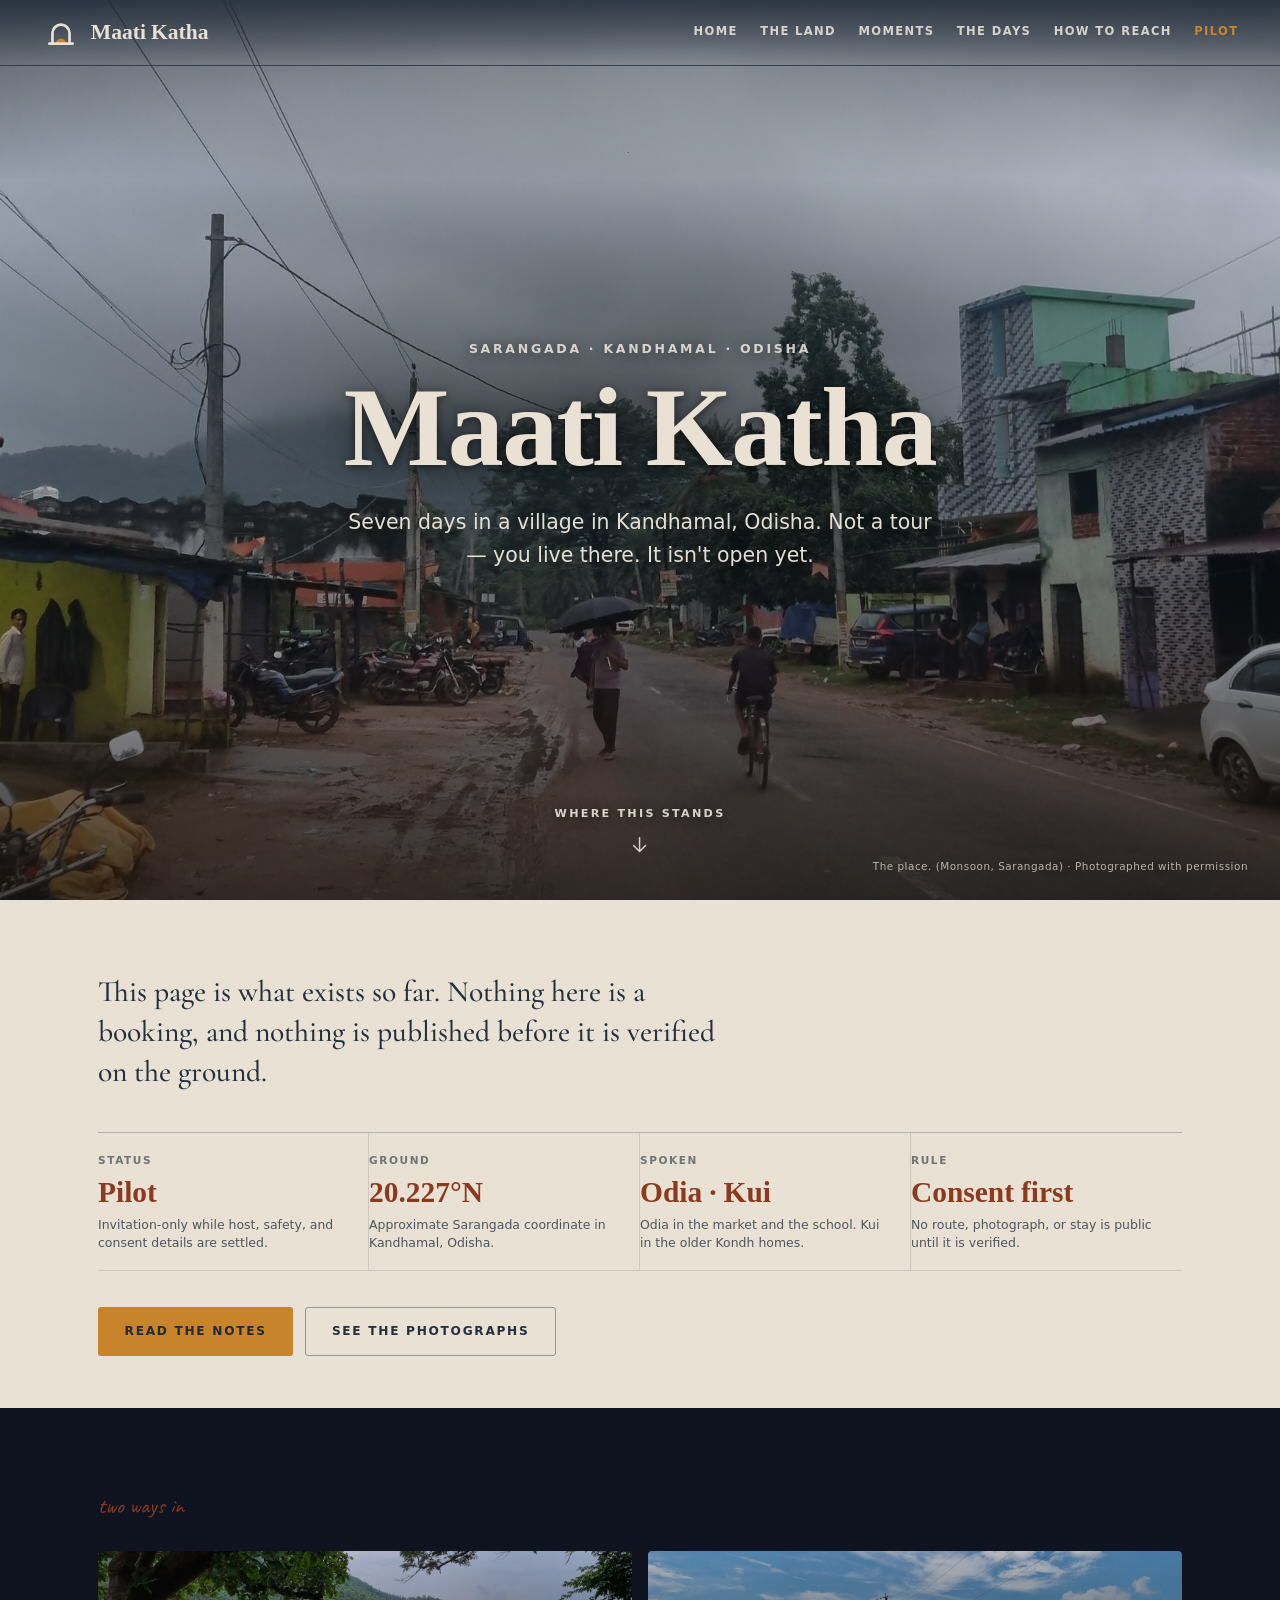
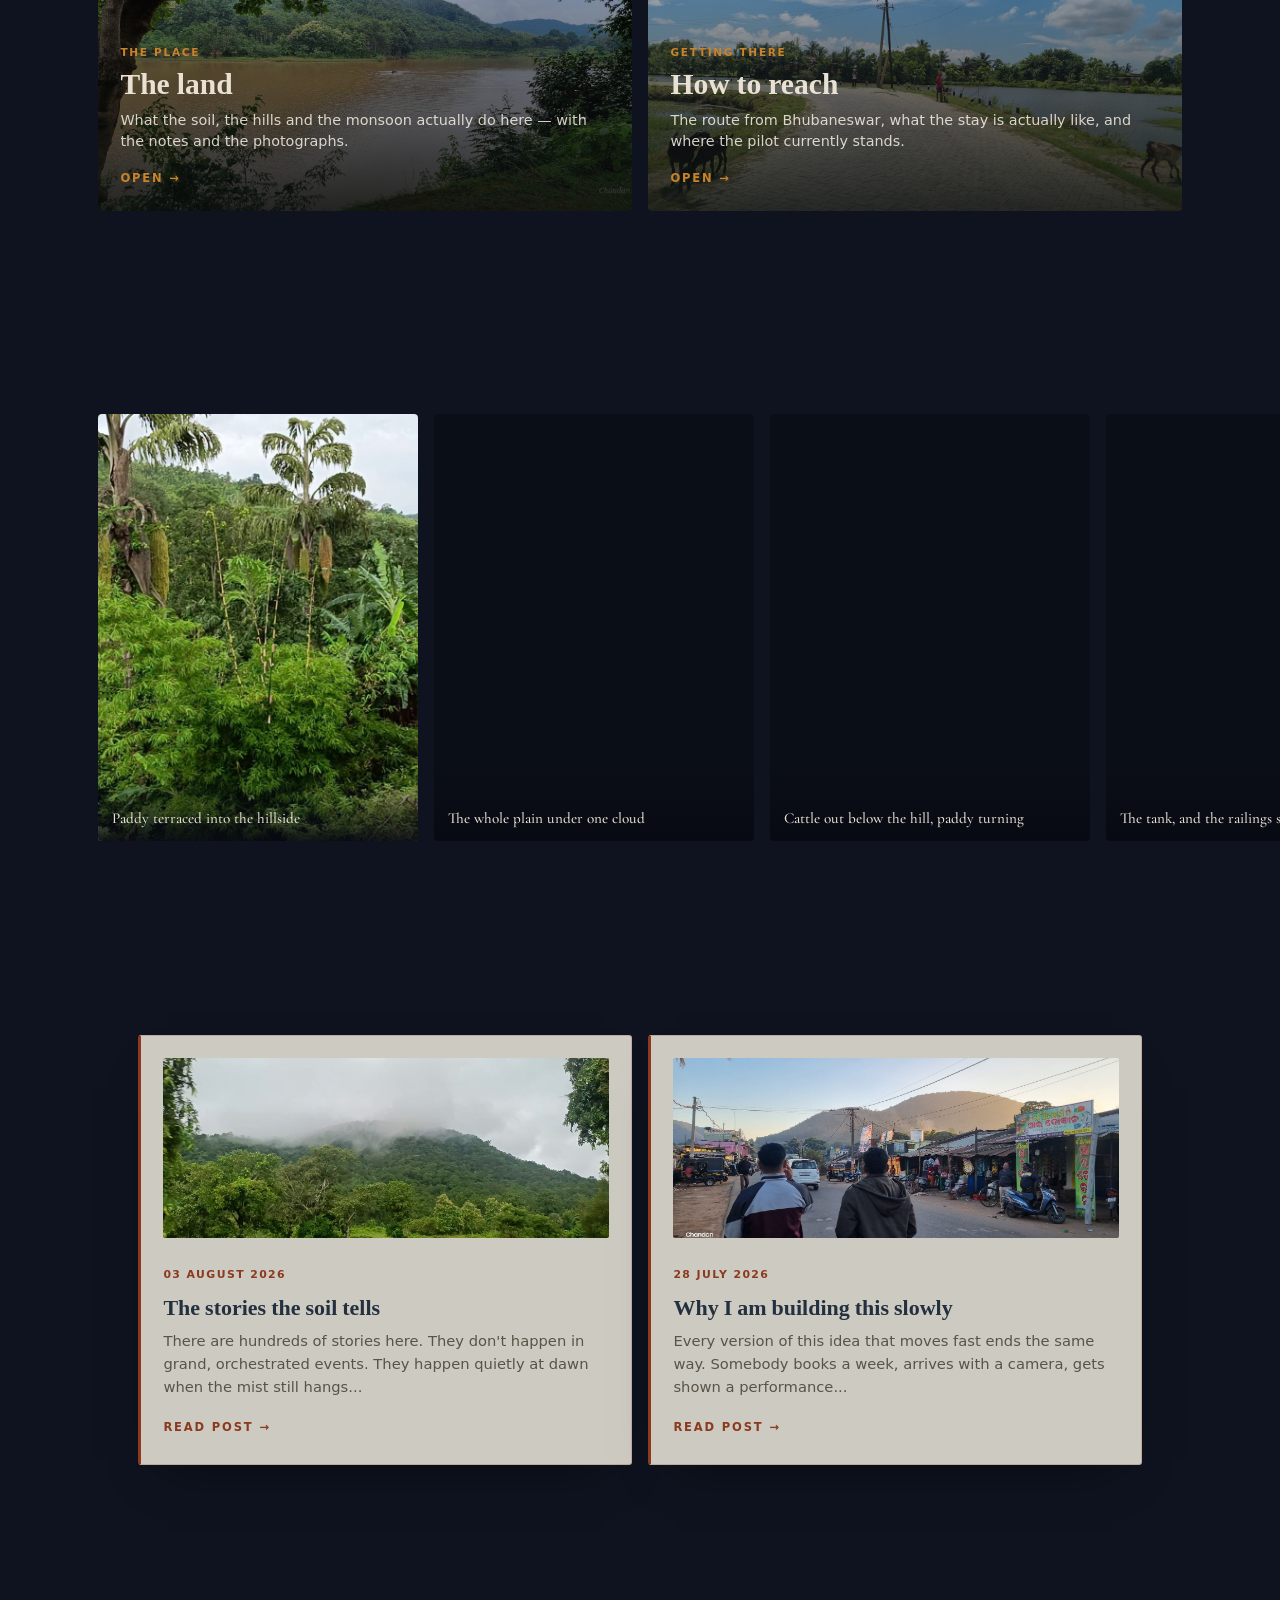
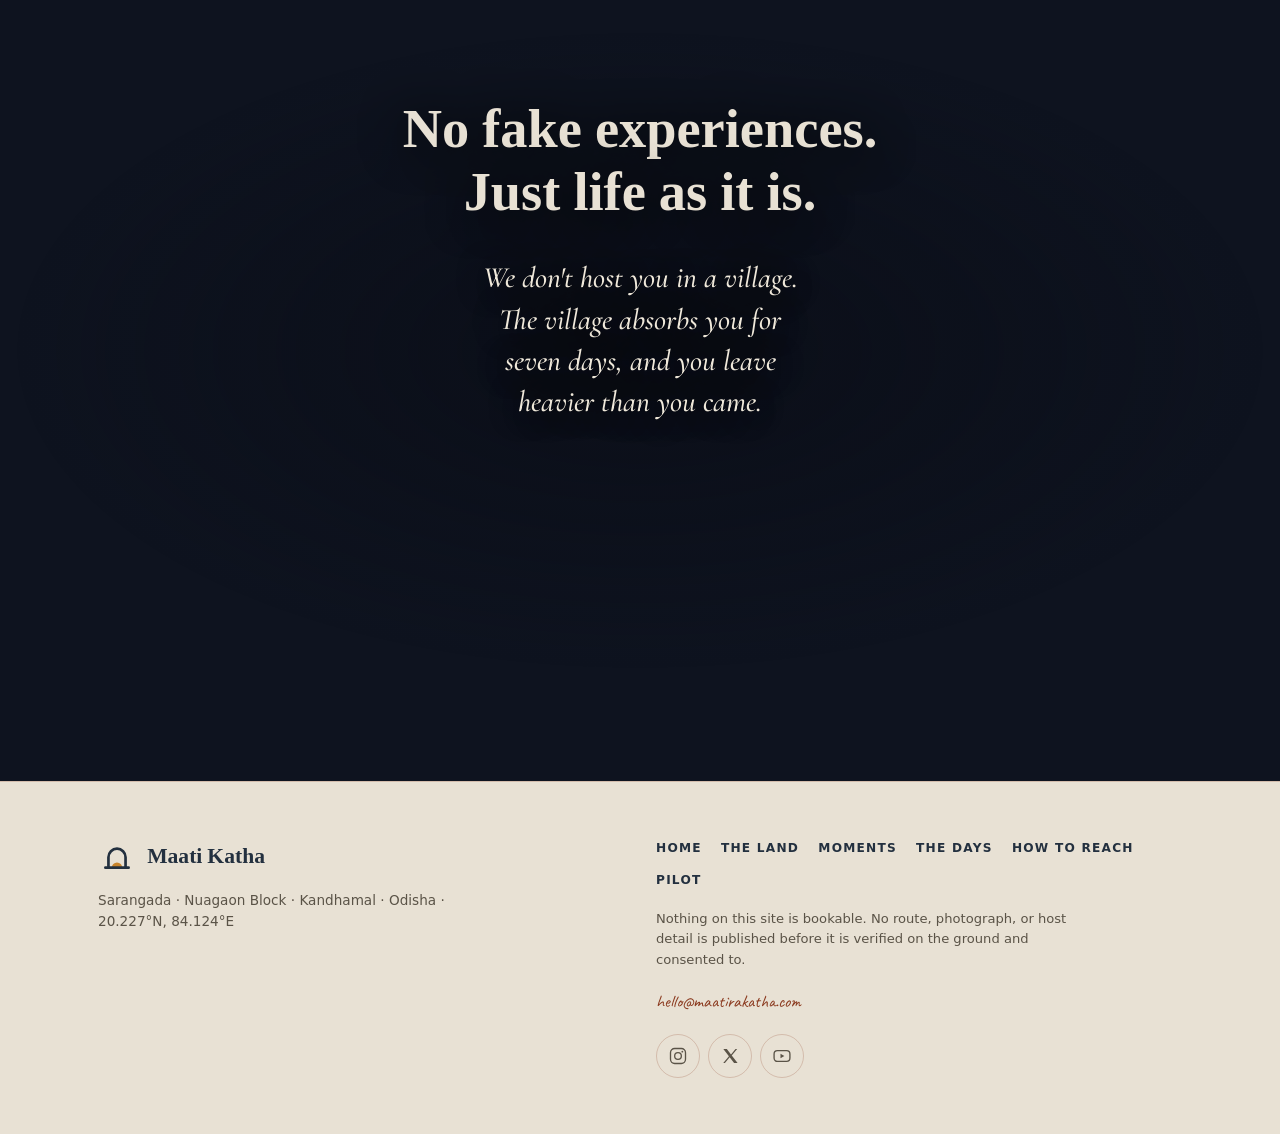
<file: index.html>
<!doctype html>
<html lang="en">
<head>
<meta charset="utf-8">
<meta name="viewport" content="width=device-width, initial-scale=1.0, maximum-scale=5.0, viewport-fit=cover">
<title>Maati Katha — The Weight of Belonging</title>
<meta name="description" content="A seven-day life-exchange in Sarangada, Kandhamal, Odisha. No fake experiences. Just life as it is.">
<meta name="color-scheme" content="light dark">
<meta name="theme-color" content="#1F2A3A">
<link rel="icon" href="assets/favicon.svg" type="image/svg+xml">
<link rel="icon" href="assets/favicon-32.png" sizes="32x32" type="image/png">
<link rel="apple-touch-icon" href="assets/apple-touch-icon.png">
<meta property="og:type" content="website">
<meta property="og:title" content="Maati Katha — The Weight of Belonging">
<meta property="og:description" content="A seven-day life-exchange in Sarangada, Kandhamal, Odisha. No fake experiences. Just life as it is.">
<meta property="og:url" content="https://maatirakatha.com/">
<meta property="og:image" content="https://maatirakatha.com/assets/hero.jpg">
<meta name="twitter:card" content="summary_large_image">
<meta name="twitter:title" content="Maati Katha — The Weight of Belonging">
<meta name="twitter:description" content="A seven-day life-exchange in Sarangada, Kandhamal, Odisha. No fake experiences. Just life as it is.">
<meta name="twitter:image" content="https://maatirakatha.com/assets/hero.jpg">
<link rel="canonical" href="https://maatirakatha.com/">
<script>document.documentElement.className+=' js'</script>
<link rel="stylesheet" href="assets/site.css">
<!-- The hero is a CSS background (site.css .hero.has-photo), so the preload scanner
     cannot see it until site.css has parsed. It is the LCP image, so preload it —
     but mirror the art-direction query at site.css:158 exactly, or a phone downloads
     the 309 KB landscape crop it will never show on top of the 464 KB portrait. -->
<link rel="preload" as="image" href="assets/hero.jpg" fetchpriority="high"
      media="not all and (max-aspect-ratio: 1/1) and (max-width: 820px)">
<link rel="preload" as="image" href="assets/hero-portrait.jpg" fetchpriority="high"
      media="(max-aspect-ratio: 1/1) and (max-width: 820px)">
<body class="bg-hero">
<div class="grain" aria-hidden="true"></div>
<div class="progress-bar" aria-hidden="true"></div>

<nav class="site-nav" aria-label="Primary navigation">
  <a class="brand-mark" href="index.html" aria-label="Maati Katha home">
    <svg class="brand-logo" viewBox="0 0 24 24" aria-hidden="true" focusable="false">
      <path class="sun" d="M8.7 18.75a3.3 3.3 0 0 1 6.6 0z"/>
      <path class="frame" d="M6.6 18.75V12.15a5.4 5.4 0 0 1 10.8 0v6.6"/>
      <path class="frame" d="M4.65 18.75h14.7"/>
    </svg>
    <span>Maati Katha</span>
  </a>
  <!-- Shown only when JS is on (.js is set in <head>). Without JS the strip below
       stays exactly as it was — a scrolling row — so the nav never depends on this. -->
  <button class="nav-toggle" type="button" aria-expanded="false" aria-controls="nav-links"
          aria-label="Open menu">
    <span class="bars" aria-hidden="true"><i></i><i></i><i></i></span>
  </button>
  <div class="nav-links" id="nav-links">
    <a href="index.html" aria-current="page">Home</a>
    <a href="land.html">The land</a>
    <a href="photographs.html">Moments</a>
    <a href="days.html">The days</a>
    <a href="visit.html">How to reach</a>
    <a class="nav-cta" href="visit.html#interest">Pilot</a>
  </div>
</nav>

<main id="top">
  <!-- HERO -->
  <header class="hero has-photo">
    <div class="hero-inner">
      <p class="hero-kicker">Sarangada &middot; Kandhamal &middot; Odisha</p>
      <h1 class="wordmark">Maati Katha</h1>
      <p class="hero-lede">Seven days in a village in Kandhamal, Odisha. Not a tour — you live there. It isn't open yet.</p>
    </div>
    <div class="hero-caption">
      <span class="cap-desktop">The place. (Monsoon, Sarangada) &middot; Photographed with permission</span>
      <span class="cap-mobile">The people. (Sarangada) &middot; Photographed with permission</span>
    </div>
    <a class="scroll-cue" href="#status">
      <span>Where this stands</span>
      <svg class="scroll-chevron" viewBox="0 0 24 24" aria-hidden="true" focusable="false">
        <path d="M12 4v15M5.5 12.5 12 19l6.5-6.5"/>
      </svg>
    </a>
  </header>

  <!-- STATUS BAND — the honest state of the project, on solid ground under the photo. -->
  <section class="status-band" id="status">
    <div class="status-inner">
      <p class="status-lead">This page is what exists so far. Nothing here is a booking, and nothing is published before it is verified on the ground.</p>
      <div class="hero-ledger" aria-label="Current project status">
        <div class="ledger-item">
          <span>Status</span>
          <strong>Pilot</strong>
          <small>Invitation-only while host, safety, and consent details are settled.</small>
        </div>
        <div class="ledger-item">
          <span>Ground</span>
          <strong>20.227&deg;N</strong>
          <small>Approximate Sarangada coordinate in Kandhamal, Odisha.</small>
        </div>
        <div class="ledger-item">
          <span>Spoken</span>
          <strong>Odia &middot; Kui</strong>
          <small>Odia in the market and the school. Kui in the older Kondh homes.</small>
        </div>
        <div class="ledger-item">
          <span>Rule</span>
          <strong>Consent first</strong>
          <small>No route, photograph, or stay is public until it is verified.</small>
        </div>
      </div>
      <div class="hero-actions">
        <a class="btn primary" href="land.html#notes">Read the notes</a>
        <a class="btn secondary" href="photographs.html">See the photographs</a>
      </div>
    </div>
  </section>

  <!-- DOORS — the homepage does not scroll the whole project, it opens into it. -->
  <section class="unfold" id="more">
    <span class="eyebrow reveal">two ways in</span>
    <div class="unfold-grid">
      <a class="unfold-card card-land reveal" style="--d:.06s" href="land.html">
        <span class="eyebrow-sm">The place</span>
        <h3>The land</h3>
        <p>What the soil, the hills and the monsoon actually do here — with the notes and the photographs.</p>
        <span class="go">Open &rarr;</span>
      </a>
      <a class="unfold-card card-road reveal" style="--d:.12s" href="visit.html">
        <span class="eyebrow-sm">Getting there</span>
        <h3>How to reach</h3>
        <p>The route from Bhubaneswar, what the stay is actually like, and where the pilot currently stands.</p>
        <span class="go">Open &rarr;</span>
      </a>
    </div>
  </section>


  <!-- FILMSTRIP — a door into the archive. Native scroll-snap: swipe, drag and
       keyboard scrolling all come free from the browser, so there is no JS here. -->
  <section class="strip" aria-labelledby="strip-h">
    <div class="strip-head">
      <h2 id="strip-h" class="eyebrow reveal">from the archive</h2>
      <!-- Count is hand-maintained: tools/photos.py only rewrites between the
           GALLERY markers in photographs.html, so it cannot reach this line.
           Check it against `ls assets/photos/*.jpg | wc -l` after every render. -->
      <a class="strip-all reveal" href="photographs.html">All 40 photographs &rarr;</a>
    </div>
    <div class="strip-rail" tabindex="0" role="region" aria-label="Photographs, scroll sideways">
      <a class="strip-shot" href="photographs.html#terraces">
        <img src="assets/photos/terraces.jpg" alt="Paddy terraced into a hillside in Kandhamal, banana and palm above the bunds"
             width="1600" height="900" loading="lazy" decoding="async">
        <span>Paddy terraced into the hillside</span>
      </a>
      <a class="strip-shot" href="photographs.html#paddy-plain">
        <img src="assets/photos/paddy-plain.jpg" alt="Green paddy stretching to low hills under a flat grey monsoon cloud, date palms and scrub in the foreground, a power line crossing the frame"
             width="1600" height="846" loading="lazy" decoding="async">
        <span>The whole plain under one cloud</span>
      </a>
      <a class="strip-shot" href="photographs.html#cattle-hill">
        <img src="assets/photos/cattle-hill.jpg" alt="White and brown cattle grazing on rough ground below a forested hill, a strip of paddy turning yellow behind them, a metalled road curving away to the left"
             width="1256" height="1600" loading="lazy" decoding="async">
        <span>Cattle out below the hill, paddy turning</span>
      </a>
      <a class="strip-shot" href="photographs.html#tank-railing">
        <img src="assets/photos/tank-railing.jpg" alt="A rectangular village tank with stepped concrete sides, the railings around it painted yellow and blue, green paddy and houses on the far bank with a hill behind"
             width="1600" height="846" loading="lazy" decoding="async">
        <span>The tank, and the railings someone painted</span>
      </a>
      <a class="strip-shot" href="photographs.html#bike-dusk">
        <img src="assets/photos/bike-dusk.jpg" alt="A motorcycle standing alone on a red earth track along a ridge, a grey plastered house with a metal roof behind it, hills and a yellow evening sky"
             width="1600" height="846" loading="lazy" decoding="async">
        <span>The bike left on the ridge track at dusk</span>
      </a>
      <a class="strip-shot" href="photographs.html#market-hills">
        <img src="assets/photos/market-hills.jpg" alt="The market road with hills rising behind the shopfronts"
             width="1600" height="739" loading="lazy" decoding="async">
        <span>Market road, hills behind</span>
      </a>
      <a class="strip-shot" href="photographs.html#thali">
        <img src="assets/photos/thali.jpg" alt="Rice, dal and greens served in steel bowls"
             width="901" height="1600" loading="lazy" decoding="async">
        <span>Rice, dal and greens</span>
      </a>
      <a class="strip-shot" href="photographs.html#fire-night">
        <img src="assets/photos/fire-night.jpg" alt="People standing around a fire after dark"
             width="1600" height="1600" loading="lazy" decoding="async">
        <span>The fire after dark</span>
      </a>
    </div>
  </section>

  <!-- WRITING / JOURNAL — the same .posts/.post-card block visit.html uses. The
       only thing this variant adds is the thumbnail, which .post-card img holds.
       To add a post: copy a card, newest first. -->
  <section class="posts" id="writing">
    <h2 class="eyebrow reveal">from the journal</h2>
    <div class="posts-grid posts-grid--fit">

      <a class="post-card reveal" style="--d:.06s" href="posts/second-post.html">
        <img src="assets/photos/mist-hills.jpg" alt="Mist sitting on forested hills of the Eastern Ghats"
             width="1600" height="900" loading="lazy" decoding="async">
        <span class="post-date">03 August 2026</span>
        <h3>The stories the soil tells</h3>
        <p>There are hundreds of stories here. They don't happen in grand, orchestrated events. They happen quietly at dawn when the mist still hangs...</p>
        <span class="go">Read post &rarr;</span>
      </a>

      <a class="post-card reveal" style="--d:.12s" href="posts/first-post.html">
        <img src="assets/photos/market-hills.jpg" alt="The market road with hills rising behind the shopfronts"
             width="1600" height="739" loading="lazy" decoding="async">
        <span class="post-date">28 July 2026</span>
        <h3>Why I am building this slowly</h3>
        <p>Every version of this idea that moves fast ends the same way. Somebody books a week, arrives with a camera, gets shown a performance...</p>
        <span class="go">Read post &rarr;</span>
      </a>

    </div>
  </section>

  <!-- MANIFESTO -->
  <section class="manifesto">
    <p class="manifesto-line reveal">No fake experiences.<br>Just life as it is.</p>
    <p class="manifesto-body reveal" style="--d:.2s">We don't host you in a village. The village absorbs you for seven days, and you leave heavier than you came.</p>
    <div class="reveal" style="--d:.36s">
      <p class="manifesto-loc">Sarangada · Nuagaon Block · Kandhamal · Odisha</p>
      <p class="manifesto-coords display">20.227°N, 84.124°E</p>
      <p class="manifesto-close">the story the soil tells</p>
    </div>
  </section>
</main>

<footer class="site-foot">
  <div class="site-foot-inner">
    <div class="foot-col foot-brand">
      <a class="brand-mark" href="index.html" aria-label="Maati Katha home">
        <svg class="brand-logo" viewBox="0 0 24 24" aria-hidden="true" focusable="false">
          <path class="sun" d="M8.7 18.75a3.3 3.3 0 0 1 6.6 0z"/>
          <path class="frame" d="M6.6 18.75V12.15a5.4 5.4 0 0 1 10.8 0v6.6"/>
          <path class="frame" d="M4.65 18.75h14.7"/>
        </svg>
        <span>Maati Katha</span>
      </a>
      <p class="foot-loc">Sarangada · Nuagaon Block · Kandhamal · Odisha · 20.227°N, 84.124°E</p>
    </div>
    <div class="foot-col foot-links">
      <nav class="foot-nav" aria-label="Footer navigation">
        <a href="index.html">Home</a>
        <a href="land.html">The land</a>
        <a href="photographs.html">Moments</a>
        <a href="days.html">The days</a>
        <a href="visit.html">How to reach</a>
        <a href="visit.html#interest">Pilot</a>
      </nav>
      <p class="foot-disclaimer">Nothing on this site is bookable. No route, photograph, or host detail is published before it is verified on the ground and consented to.</p>
      <a class="foot-mail" href="mailto:hello@maatirakatha.com">hello@maatirakatha.com</a>
      <!-- SOCIAL — same block on every page; change it here and in the other four. -->
      <nav class="foot-social" aria-label="Social links">
        <a href="https://www.instagram.com/maati.ra.katha/" aria-label="Maati Katha on Instagram"
           target="_blank" rel="me noopener noreferrer">
          <svg viewBox="0 0 24 24" aria-hidden="true" focusable="false">
            <rect x="3" y="3" width="18" height="18" rx="5"/>
            <circle cx="12" cy="12" r="4"/>
            <circle cx="17.2" cy="6.8" r="1.1" class="dot"/>
          </svg>
        </a>
        <a href="https://x.com/maatirakatha" aria-label="Maati Katha on X"
           target="_blank" rel="me noopener noreferrer">
          <svg viewBox="0 0 24 24" aria-hidden="true" focusable="false">
            <path d="M4 3.5h4.2l5 6.6 5.4-6.6h2l-6.5 7.9 7 9.1h-4.2l-5.3-7-5.7 7h-2l6.8-8.3z" class="solid"/>
          </svg>
        </a>
        <a href="https://www.youtube.com/@MaatiRaKatha" aria-label="Maati Katha on YouTube" target="_blank" rel="me noopener noreferrer">
          <svg viewBox="0 0 24 24" aria-hidden="true" focusable="false">
            <rect x="2.5" y="5.5" width="19" height="13" rx="4"/>
            <path d="M10.2 9.4v5.2l4.6-2.6z" class="solid"/>
          </svg>
        </a>
      </nav>
    </div>
  </div>
</footer>

<script>
/* ============ Reveal + progress ============ */
(function () {
  var obs = new IntersectionObserver(function (entries) {
    entries.forEach(function (e) {
      // top < 0 catches anything already scrolled past. An anchor such as
      // photographs.html#school-meal jumps straight down the page, and every
      // element above it would otherwise never intersect and stay invisible.
      if (e.isIntersecting || e.boundingClientRect.top < 0) {
        e.target.classList.add('visible');
        obs.unobserve(e.target);
      }
    });
  }, { threshold: 0, rootMargin: '0px 0px -40px 0px' });
  document.querySelectorAll('.reveal').forEach(function (el) { obs.observe(el); });

  // An anchor such as photographs.html#school-meal jumps the page before the
  // observer's first entries land, so everything above the landing point never
  // changes intersection state and would stay invisible for good. Sweep once,
  // after the jump has settled.
  addEventListener('load', function () {
    document.querySelectorAll('.reveal').forEach(function (el) {
      if (el.getBoundingClientRect().top < innerHeight) {
        el.classList.add('visible');
        obs.unobserve(el);
      }
    });
  });

  var bar = document.querySelector('.progress-bar');
  var nav = document.querySelector('.site-nav');
  window.addEventListener('scroll', function () {
    var pct = window.scrollY / (document.documentElement.scrollHeight - window.innerHeight);
    bar.style.width = (pct * 100) + '%';
    if (nav) nav.classList.toggle('scrolled', window.scrollY > 60);
  }, { passive: true });

  /* ---- Mobile menu ----
     Six nav items need ~418px and a 390px phone gives the strip ~316px, so the
     Pilot link sat off the edge. The button is invisible without .js, so this is
     the only thing that can open the panel — there is no CSS-only state to
     drift out of sync with aria-expanded. */
  var toggle = document.querySelector('.nav-toggle');
  var links = document.getElementById('nav-links');
  if (toggle && links) {
    var setMenu = function (open) {
      toggle.setAttribute('aria-expanded', String(open));
      toggle.setAttribute('aria-label', open ? 'Close menu' : 'Open menu');
      links.classList.toggle('open', open);
    };
    toggle.addEventListener('click', function () {
      setMenu(toggle.getAttribute('aria-expanded') !== 'true');
    });
    // A same-page anchor does not reload, so without this the panel stays open
    // over the section it just jumped to.
    links.addEventListener('click', function (e) {
      if (e.target.closest('a')) setMenu(false);
    });
    document.addEventListener('keydown', function (e) {
      if (e.key === 'Escape' && toggle.getAttribute('aria-expanded') === 'true') {
        setMenu(false);
        toggle.focus();
      }
    });
    document.addEventListener('click', function (e) {
      if (nav && !nav.contains(e.target)) setMenu(false);
    });
    // Rotating to landscape crosses the breakpoint; the panel would otherwise be
    // left open as a stray block under a nav that is no longer collapsed.
    addEventListener('resize', function () {
      if (innerWidth > 768) setMenu(false);
    }, { passive: true });
  }
})();
</script>

</body>
</html>
</file>
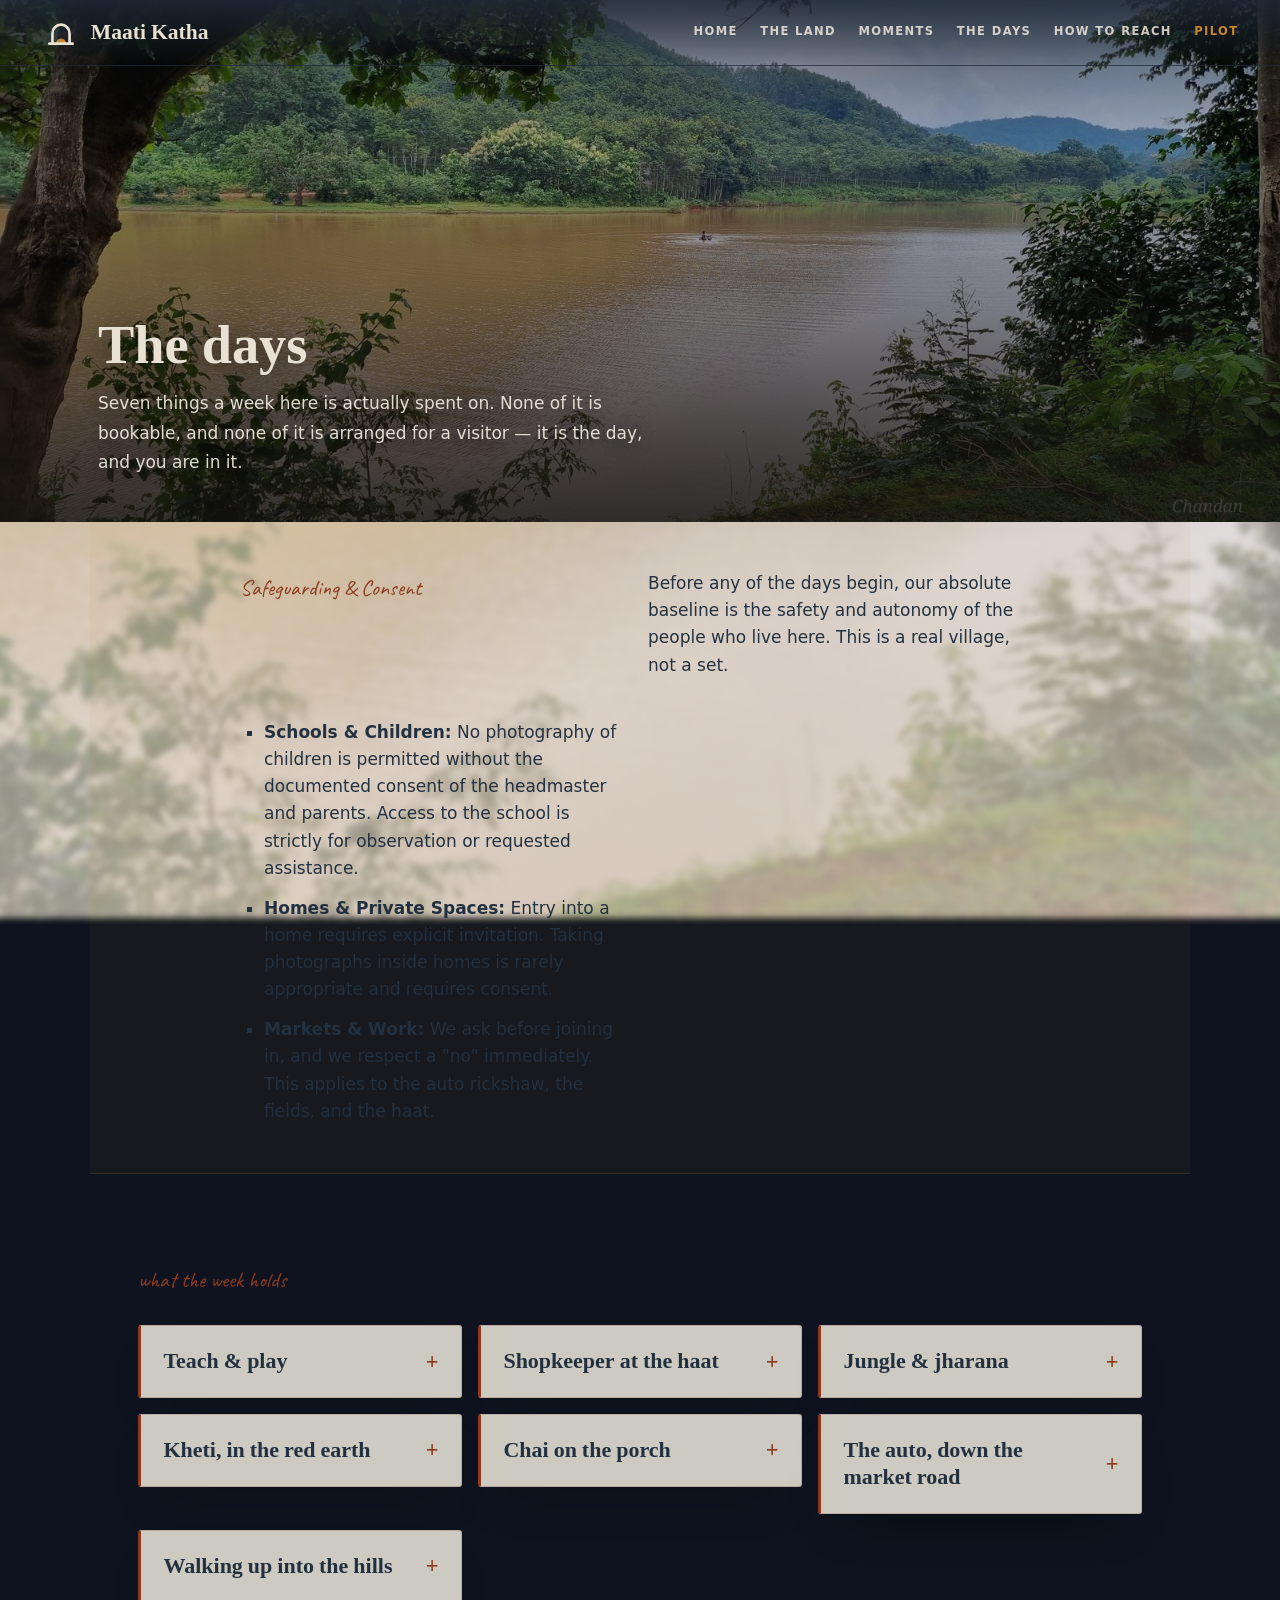
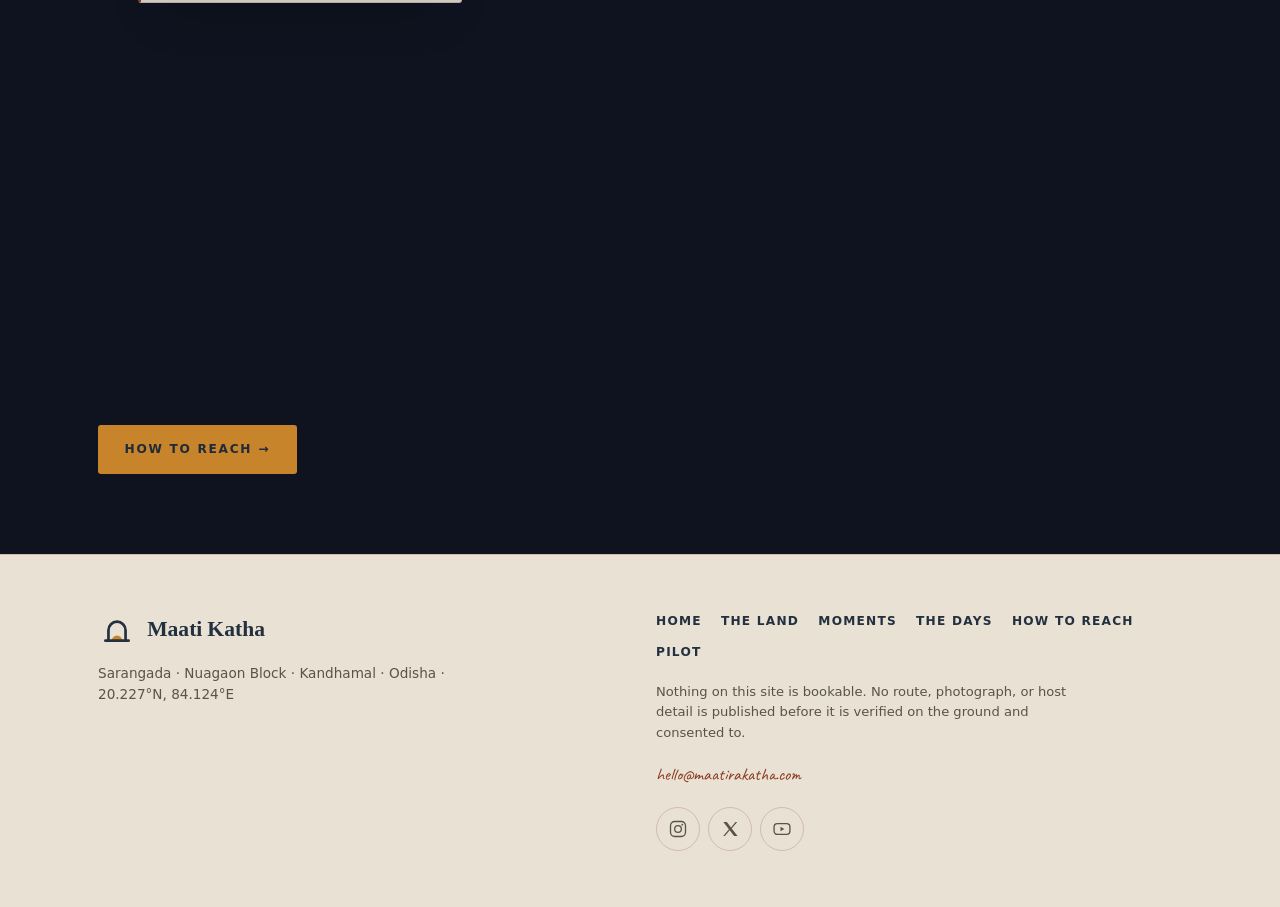
<file: days.html>
<!doctype html>
<html lang="en">
<head>
<meta charset="utf-8">
<meta name="viewport" content="width=device-width, initial-scale=1.0, maximum-scale=5.0, viewport-fit=cover">
<title>The days — Maati Katha</title>
<meta name="description" content="What a week in Sarangada is actually spent doing — the school, the haat, the jharana, the fields, the chai. None of it is bookable yet.">
<meta name="color-scheme" content="light dark">
<meta name="theme-color" content="#1F2A3A">
<link rel="icon" href="assets/favicon.svg" type="image/svg+xml">
<link rel="icon" href="assets/favicon-32.png" sizes="32x32" type="image/png">
<link rel="apple-touch-icon" href="assets/apple-touch-icon.png">
<meta property="og:type" content="website">
<meta property="og:title" content="The days — Maati Katha">
<meta property="og:description" content="What a week in Sarangada is actually spent doing. No fake experiences. Just life as it is.">
<meta property="og:url" content="https://maatirakatha.com/days.html">
<meta property="og:image" content="https://maatirakatha.com/assets/land.jpg">
<meta name="twitter:card" content="summary_large_image">
<meta name="twitter:title" content="The days — Maati Katha">
<meta name="twitter:description" content="What a week in Sarangada is actually spent doing. No fake experiences. Just life as it is.">
<meta name="twitter:image" content="https://maatirakatha.com/assets/land.jpg">
<link rel="canonical" href="https://maatirakatha.com/days.html">
<script>document.documentElement.className+=' js'</script>
<link rel="stylesheet" href="assets/site.css">
<body class="bg-land">
<div class="grain" aria-hidden="true"></div>
<div class="progress-bar" aria-hidden="true"></div>

<nav class="site-nav" aria-label="Primary navigation">
  <a class="brand-mark" href="index.html" aria-label="Maati Katha home">
    <svg class="brand-logo" viewBox="0 0 24 24" aria-hidden="true" focusable="false">
      <path class="sun" d="M8.7 18.75a3.3 3.3 0 0 1 6.6 0z"/>
      <path class="frame" d="M6.6 18.75V12.15a5.4 5.4 0 0 1 10.8 0v6.6"/>
      <path class="frame" d="M4.65 18.75h14.7"/>
    </svg>
    <span>Maati Katha</span>
  </a>
  <!-- Shown only when JS is on (.js is set in <head>). Without JS the strip below
       stays exactly as it was — a scrolling row — so the nav never depends on this. -->
  <button class="nav-toggle" type="button" aria-expanded="false" aria-controls="nav-links"
          aria-label="Open menu">
    <span class="bars" aria-hidden="true"><i></i><i></i><i></i></span>
  </button>
  <div class="nav-links" id="nav-links">
    <a href="index.html">Home</a>
    <a href="land.html">The land</a>
    <a href="photographs.html">Moments</a>
    <a href="days.html" aria-current="page">The days</a>
    <a href="visit.html">How to reach</a>
    <a class="nav-cta" href="visit.html#interest">Pilot</a>
  </div>
</nav>

<main id="top">

  <header class="page-head head-land">
    <div class="page-head-inner">
      <h1>The days</h1>
      <p>Seven things a week here is actually spent on. None of it is bookable, and none of it is arranged for a visitor — it is the day, and you are in it.</p>
    </div>
  </header>

  <section class="notes" id="safeguarding" style="background: rgba(200, 132, 43, 0.05); padding: 3rem 1.5rem; border-bottom: 1px solid rgba(200, 132, 43, 0.2);">
    <div class="notes-grid" style="max-width: 800px; margin: 0 auto; text-align: left;">
      <span class="eyebrow reveal" style="display: block; margin-bottom: 1rem;">Safeguarding &amp; Consent</span>
      <p style="margin-bottom: 1.5rem; line-height: 1.6;">Before any of the days begin, our absolute baseline is the safety and autonomy of the people who live here. This is a real village, not a set.</p>
      <ul style="list-style: square; padding-left: 1.5rem; line-height: 1.6; color: var(--band-ink);">
        <li style="margin-bottom: 0.8rem;"><strong>Schools &amp; Children:</strong> No photography of children is permitted without the documented consent of the headmaster and parents. Access to the school is strictly for observation or requested assistance.</li>
        <li style="margin-bottom: 0.8rem;"><strong>Homes &amp; Private Spaces:</strong> Entry into a home requires explicit invitation. Taking photographs inside homes is rarely appropriate and requires consent.</li>
        <li><strong>Markets &amp; Work:</strong> We ask before joining in, and we respect a "no" immediately. This applies to the auto rickshaw, the fields, and the haat.</li>
      </ul>
    </div>
  </section>

  <!-- HELD FRAMES — these carry no <img> on purpose. The dashed placeholder in
       site.css (.photo-card:not(:has(img))) is what renders. When a real photograph
       of one of these exists, publish it through _incoming/manifest.csv and paste the
       generated <img> line in here. Nothing else changes. Do not fill these with
       stock or generated images: the site's rule is on the homepage. -->
  <!-- 
  <section class="gallery-wrap" id="frames">
    <div class="gallery-header inner reveal">
      <span class="eyebrow">no photographs yet</span>
      <h2 class="gallery-title">Seven held frames</h2>
      <p class="gallery-sub">These spaces are empty because the photographs do not exist yet. They will not be filled with anything that was not taken here.</p>
    </div>
    <div class="gallery-grid inner">
      <figure class="photo-card photo-card--tall reveal" style="--d:.06s"><figcaption>Teach &amp; play</figcaption></figure>
      <figure class="photo-card reveal" style="--d:.10s"><figcaption>Shopkeeper at the haat</figcaption></figure>
      <figure class="photo-card reveal" style="--d:.14s"><figcaption>Jungle &amp; jharana</figcaption></figure>
      <figure class="photo-card photo-card--tall reveal" style="--d:.18s"><figcaption>Kheti, in the red earth</figcaption></figure>
      <figure class="photo-card reveal" style="--d:.22s"><figcaption>Chai on the porch</figcaption></figure>
      <figure class="photo-card reveal" style="--d:.26s"><figcaption>The auto, down the market road</figcaption></figure>
      <figure class="photo-card photo-card--wide reveal" style="--d:.30s"><figcaption>Walking up into the hills</figcaption></figure>
    </div>
  </section>
  -->

  <!-- THE SEVEN — same <details> pattern as the notes on land.html. -->
  <section class="notes" id="seven">
    <span class="eyebrow reveal">what the week holds</span>
    <div class="notes-grid">

      <details class="note reveal" style="--d:.06s">
        <summary>Teach &amp; play</summary>
        <div class="note-body">
          <p>The school runs whether anyone visits or not. Subject to their consent, this may include sitting in on a morning.</p>
          <p>An hour of English if the teacher wants the help, and the rest of it is marbles on packed earth and being shouted at in Kui and Odia by children who have decided you are theirs now.</p>
          <p>Bring nothing. Sweets handed out by a stranger make a crowd, not a friendship, and the teacher has to deal with the afternoon afterwards.</p>
        </div>
      </details>

      <details class="note reveal" style="--d:.12s">
        <summary>Shopkeeper at the haat</summary>
        <div class="note-body">
          <p>The weekly market. This may include sitting behind somebody's stall for a morning, subject to their consent — vegetables, dried fish, plastic buckets, whatever that family sells.</p>
          <p>If you do, you will not understand the prices and you may be corrected, loudly and cheerfully, by everyone within earshot. That is the whole experience.</p>
          <p>The money is theirs. You are labour, not a partner.</p>
        </div>
      </details>

      <details class="note reveal" style="--d:.18s">
        <summary>Jungle &amp; jharana</summary>
        <div class="note-body">
          <p>Into the forest with whoever is going, usually for firewood, usually early.</p>
          <p>There are small waterfalls in the streams back there. You bathe in one under open sky, in what you are wearing. There is no changing room and there is no towel service.</p>
          <p>In monsoon the rocks are green and the water is fast. There are weeks when we will say no.</p>
        </div>
      </details>

      <details class="note reveal" style="--d:.24s">
        <summary>Kheti, in the red earth</summary>
        <div class="note-body">
          <p>Paddy on the terraces, vegetables on the flat. This may include joining the work, subject to the farmer's consent.</p>
          <p>If you join, you may be slow, and someone might redo your row after you leave it. Nobody will say so to your face.</p>
          <p>The soil is iron red and it does not come out of clothes. Wear what you are willing to lose.</p>
        </div>
      </details>

      <details class="note reveal" style="--d:.30s">
        <summary>Chai on the porch</summary>
        <div class="note-body">
          <p>This is the one that people remember, and it is the one that cannot be scheduled.</p>
          <p>You sit on a porch. Someone's grandmother talks at you in a language you do not have. You answer in one she does not have. Somewhere in the second cup this stops being awkward.</p>
          <p>The tea is too sweet. Drink it.</p>
        </div>
      </details>

      <details class="note reveal" style="--d:.36s">
        <summary>The auto, down the market road</summary>
        <div class="note-body">
          <p>An auto belongs to a driver, and the driver feeds a family with it.</p>
          <p>So: you ride the route with him, you help load, and if he decides — his call, not ours — you take the wheel on a quiet stretch he chooses.</p>
          <p>If he says no, that is the answer. We do not arrange it in advance to make a page look good.</p>
        </div>
      </details>

      <details class="note reveal" style="--d:.42s">
        <summary>Walking up into the hills</summary>
        <div class="note-body">
          <p>The Eastern Ghats start behind the village. Low forested hills, sal and scrub, trails that are trails because people use them.</p>
          <p>Half a day up and back with someone from here. Not a guided trek — there is no guide, there is a person who knows where the path goes.</p>
          <p>Leeches in monsoon. Snakes at any time. Boots, not sandals.</p>
        </div>
      </details>

    </div>
  </section>

  <section class="gallery-wrap">
    <p class="gallery-more inner reveal">
      <small>None of this is open yet, and this page is not a booking. It is written down now so that
      when it does open, it opens as what it already says it is.</small>
    </p>
  </section>

  <section class="page-jump">
    <a class="btn primary" href="visit.html">How to reach &rarr;</a>
  </section>

</main>

<footer class="site-foot">
  <div class="site-foot-inner">
    <div class="foot-col foot-brand">
      <a class="brand-mark" href="index.html" aria-label="Maati Katha home">
        <svg class="brand-logo" viewBox="0 0 24 24" aria-hidden="true" focusable="false">
          <path class="sun" d="M8.7 18.75a3.3 3.3 0 0 1 6.6 0z"/>
          <path class="frame" d="M6.6 18.75V12.15a5.4 5.4 0 0 1 10.8 0v6.6"/>
          <path class="frame" d="M4.65 18.75h14.7"/>
        </svg>
        <span>Maati Katha</span>
      </a>
      <p class="foot-loc">Sarangada · Nuagaon Block · Kandhamal · Odisha · 20.227°N, 84.124°E</p>
    </div>
    <div class="foot-col foot-links">
      <nav class="foot-nav" aria-label="Footer navigation">
        <a href="index.html">Home</a>
        <a href="land.html">The land</a>
        <a href="photographs.html">Moments</a>
        <a href="days.html">The days</a>
        <a href="visit.html">How to reach</a>
        <a href="visit.html#interest">Pilot</a>
      </nav>
      <p class="foot-disclaimer">Nothing on this site is bookable. No route, photograph, or host detail is published before it is verified on the ground and consented to.</p>
      <a class="foot-mail" href="mailto:hello@maatirakatha.com">hello@maatirakatha.com</a>
      <!-- SOCIAL — same block on every page; change it here and in the other four. -->
      <nav class="foot-social" aria-label="Social links">
        <a href="https://www.instagram.com/maati.ra.katha/" aria-label="Maati Katha on Instagram"
           target="_blank" rel="me noopener noreferrer">
          <svg viewBox="0 0 24 24" aria-hidden="true" focusable="false">
            <rect x="3" y="3" width="18" height="18" rx="5"/>
            <circle cx="12" cy="12" r="4"/>
            <circle cx="17.2" cy="6.8" r="1.1" class="dot"/>
          </svg>
        </a>
        <a href="https://x.com/maatirakatha" aria-label="Maati Katha on X"
           target="_blank" rel="me noopener noreferrer">
          <svg viewBox="0 0 24 24" aria-hidden="true" focusable="false">
            <path d="M4 3.5h4.2l5 6.6 5.4-6.6h2l-6.5 7.9 7 9.1h-4.2l-5.3-7-5.7 7h-2l6.8-8.3z" class="solid"/>
          </svg>
        </a>
        <a href="https://www.youtube.com/@MaatiRaKatha" aria-label="Maati Katha on YouTube" target="_blank" rel="me noopener noreferrer">
          <svg viewBox="0 0 24 24" aria-hidden="true" focusable="false">
            <rect x="2.5" y="5.5" width="19" height="13" rx="4"/>
            <path d="M10.2 9.4v5.2l4.6-2.6z" class="solid"/>
          </svg>
        </a>
      </nav>
    </div>
  </div>
</footer>

<script>
/* ============ Reveal + progress ============ */
(function () {
  var obs = new IntersectionObserver(function (entries) {
    entries.forEach(function (e) {
      // top < 0 catches anything already scrolled past. An anchor such as
      // photographs.html#school-meal jumps straight down the page, and every
      // element above it would otherwise never intersect and stay invisible.
      if (e.isIntersecting || e.boundingClientRect.top < 0) {
        e.target.classList.add('visible');
        obs.unobserve(e.target);
      }
    });
  }, { threshold: 0, rootMargin: '0px 0px -40px 0px' });
  document.querySelectorAll('.reveal').forEach(function (el) { obs.observe(el); });

  // An anchor such as photographs.html#school-meal jumps the page before the
  // observer's first entries land, so everything above the landing point never
  // changes intersection state and would stay invisible for good. Sweep once,
  // after the jump has settled.
  addEventListener('load', function () {
    document.querySelectorAll('.reveal').forEach(function (el) {
      if (el.getBoundingClientRect().top < innerHeight) {
        el.classList.add('visible');
        obs.unobserve(el);
      }
    });
  });

  var bar = document.querySelector('.progress-bar');
  var nav = document.querySelector('.site-nav');
  window.addEventListener('scroll', function () {
    var pct = window.scrollY / (document.documentElement.scrollHeight - window.innerHeight);
    bar.style.width = (pct * 100) + '%';
    if (nav) nav.classList.toggle('scrolled', window.scrollY > 60);
  }, { passive: true });

  /* ---- Mobile menu ----
     Six nav items need ~418px and a 390px phone gives the strip ~316px, so the
     Pilot link sat off the edge. The button is invisible without .js, so this is
     the only thing that can open the panel — there is no CSS-only state to
     drift out of sync with aria-expanded. */
  var toggle = document.querySelector('.nav-toggle');
  var links = document.getElementById('nav-links');
  if (toggle && links) {
    var setMenu = function (open) {
      toggle.setAttribute('aria-expanded', String(open));
      toggle.setAttribute('aria-label', open ? 'Close menu' : 'Open menu');
      links.classList.toggle('open', open);
    };
    toggle.addEventListener('click', function () {
      setMenu(toggle.getAttribute('aria-expanded') !== 'true');
    });
    // A same-page anchor does not reload, so without this the panel stays open
    // over the section it just jumped to.
    links.addEventListener('click', function (e) {
      if (e.target.closest('a')) setMenu(false);
    });
    document.addEventListener('keydown', function (e) {
      if (e.key === 'Escape' && toggle.getAttribute('aria-expanded') === 'true') {
        setMenu(false);
        toggle.focus();
      }
    });
    document.addEventListener('click', function (e) {
      if (nav && !nav.contains(e.target)) setMenu(false);
    });
    // Rotating to landscape crosses the breakpoint; the panel would otherwise be
    // left open as a stray block under a nav that is no longer collapsed.
    addEventListener('resize', function () {
      if (innerWidth > 768) setMenu(false);
    }, { passive: true });
  }
})();
</script>
<script src="assets/gallery.js" defer></script>

</body>
</html>
</file>
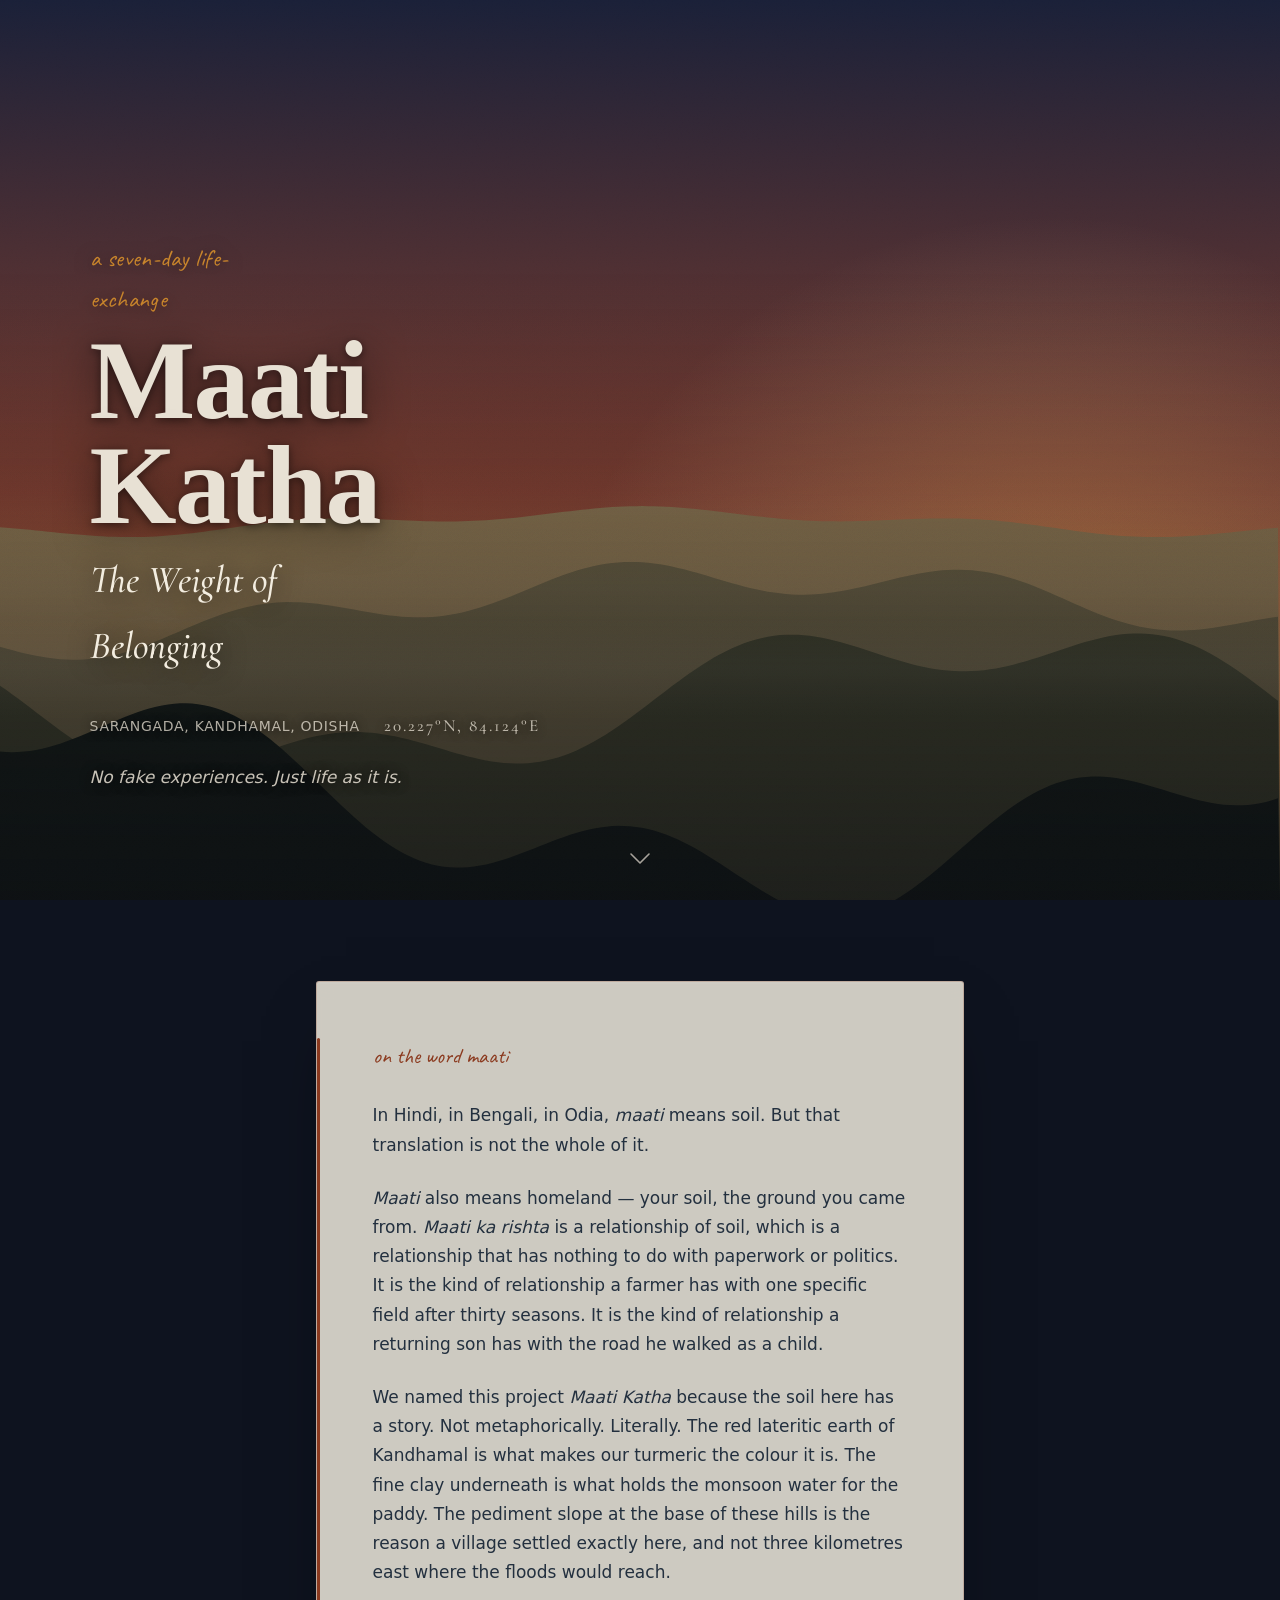
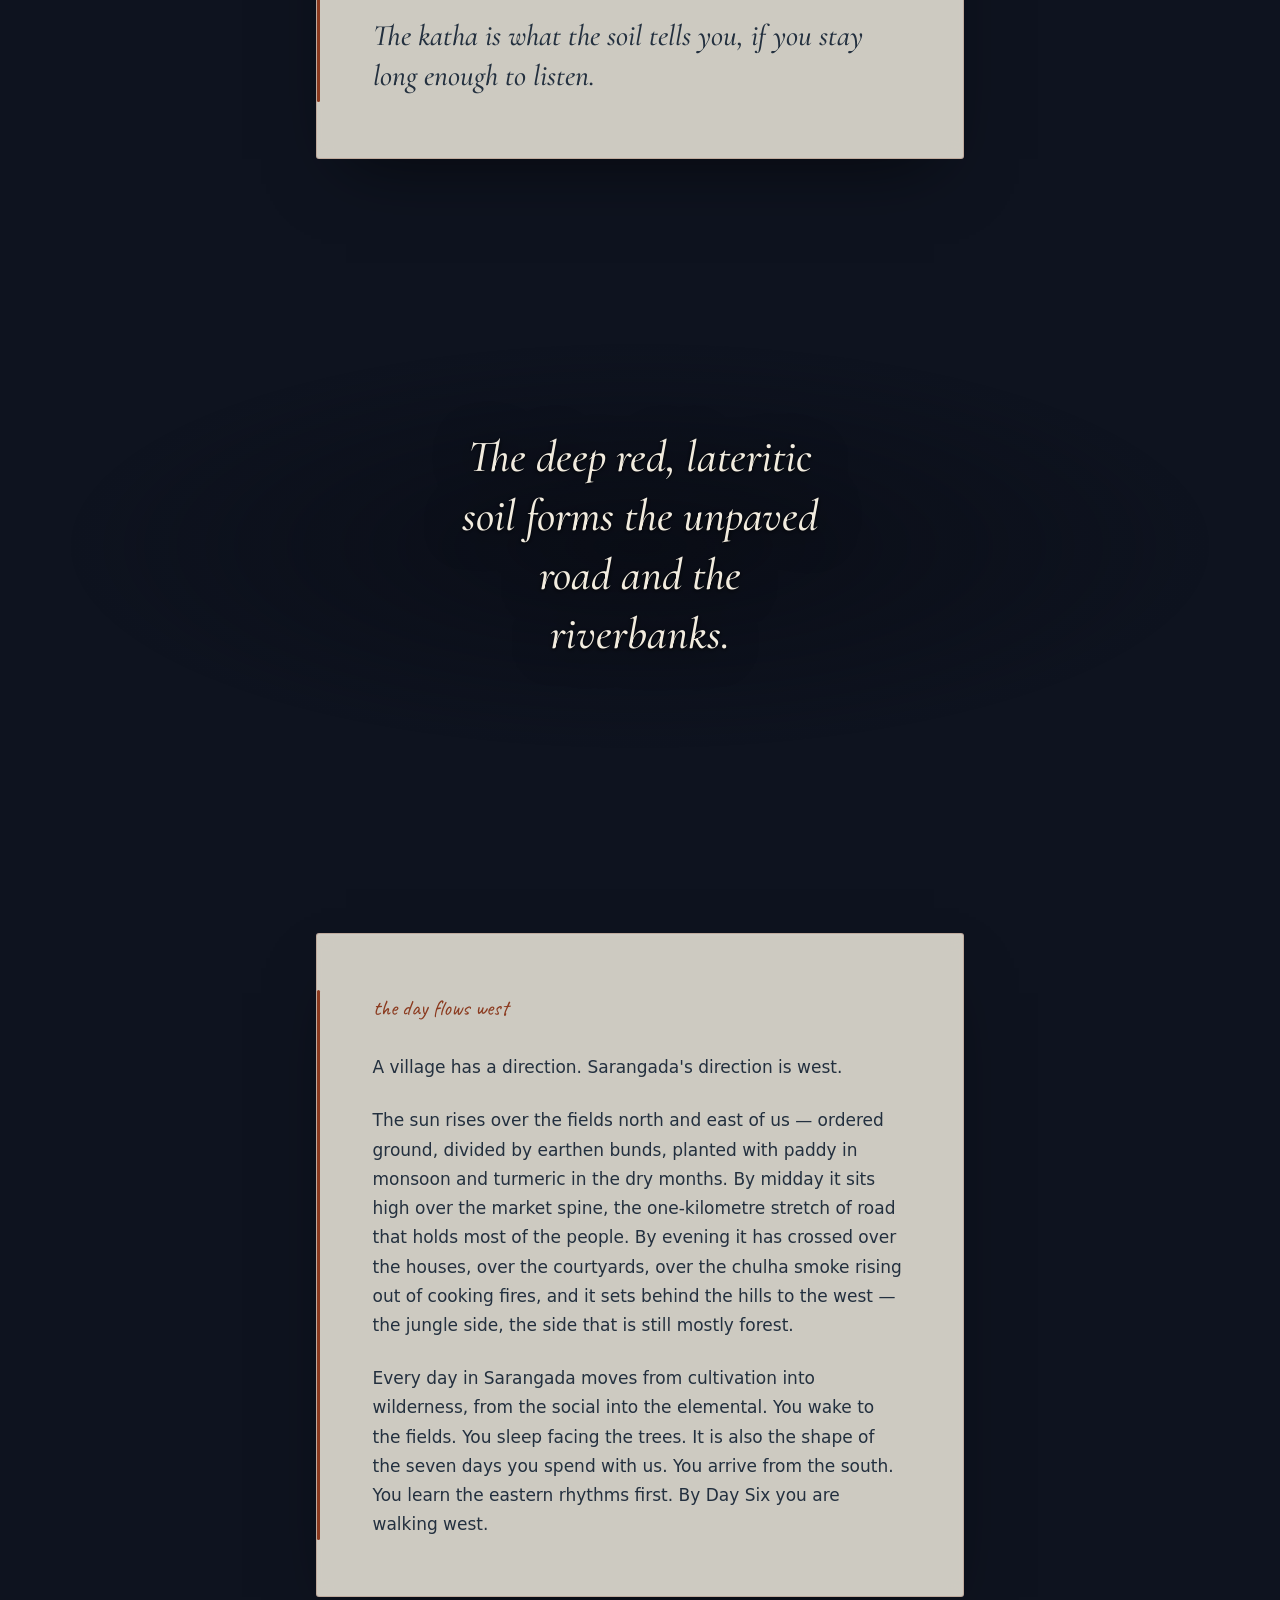
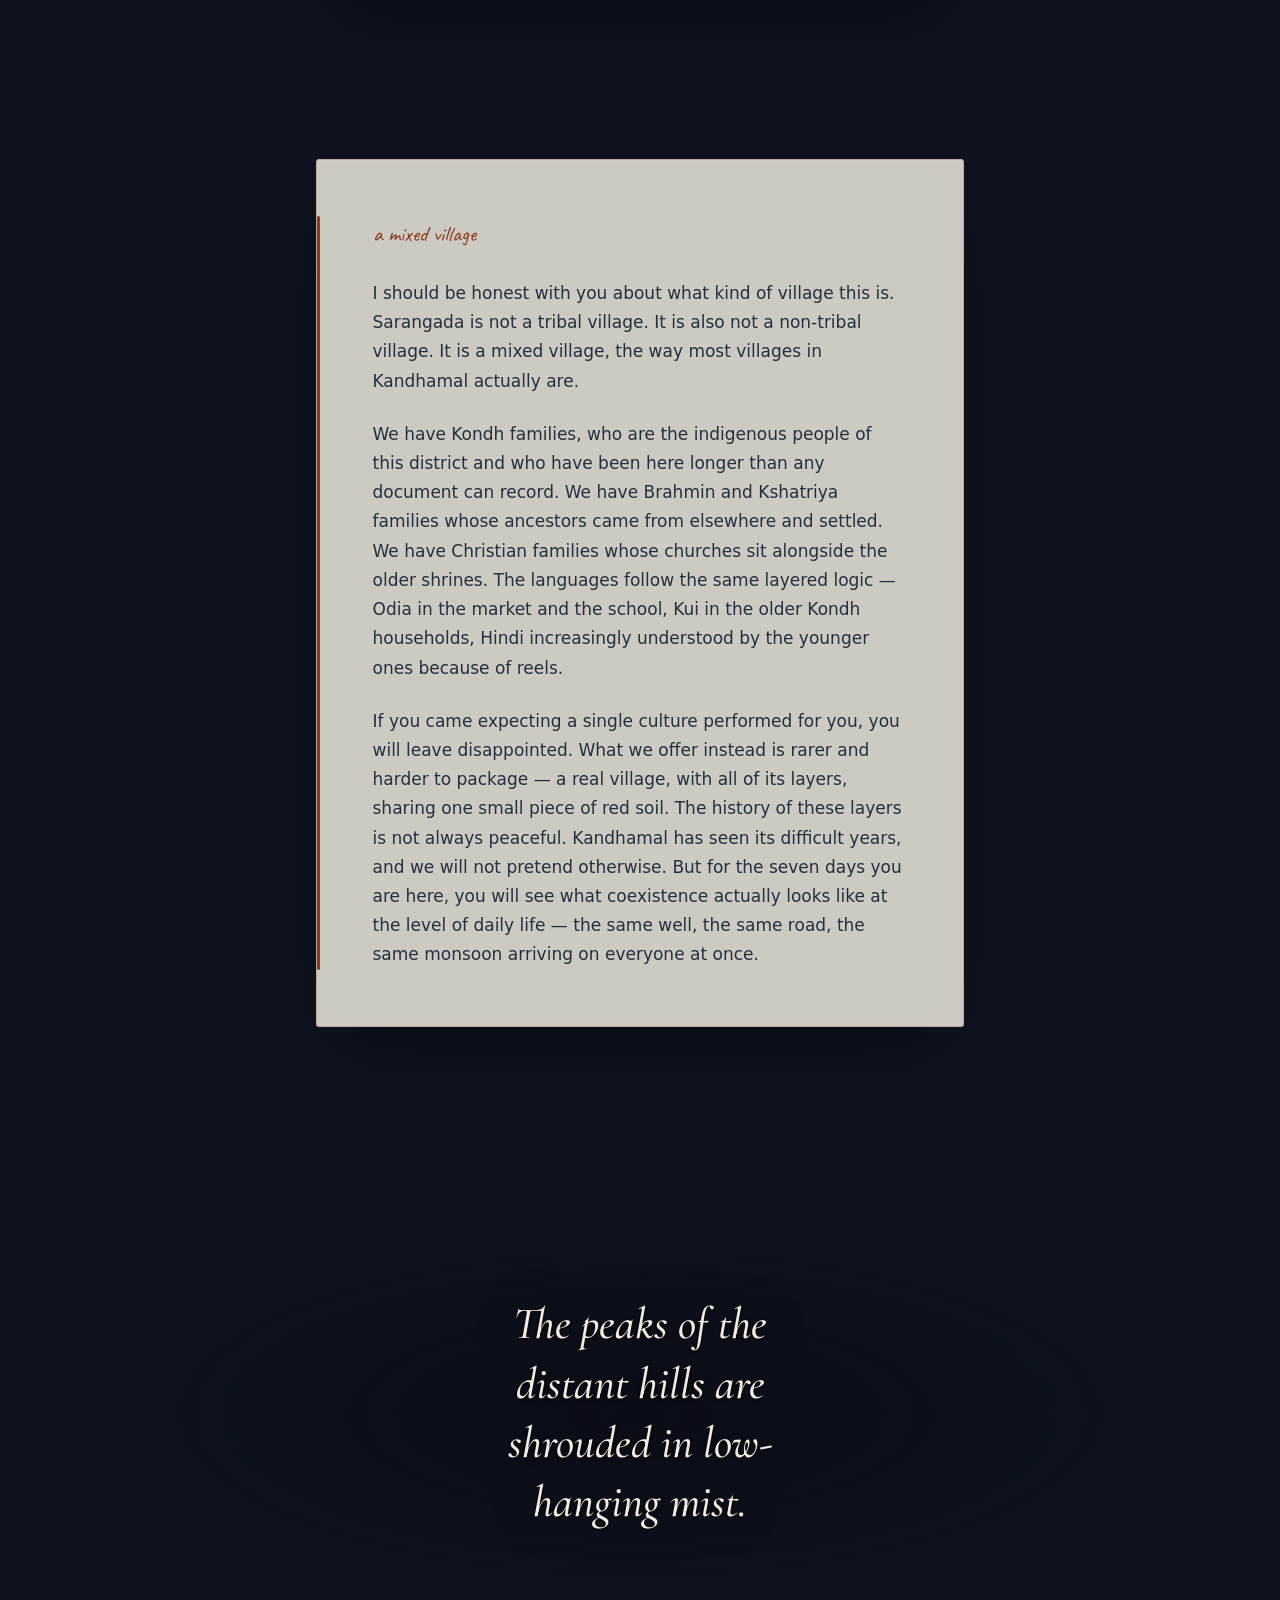
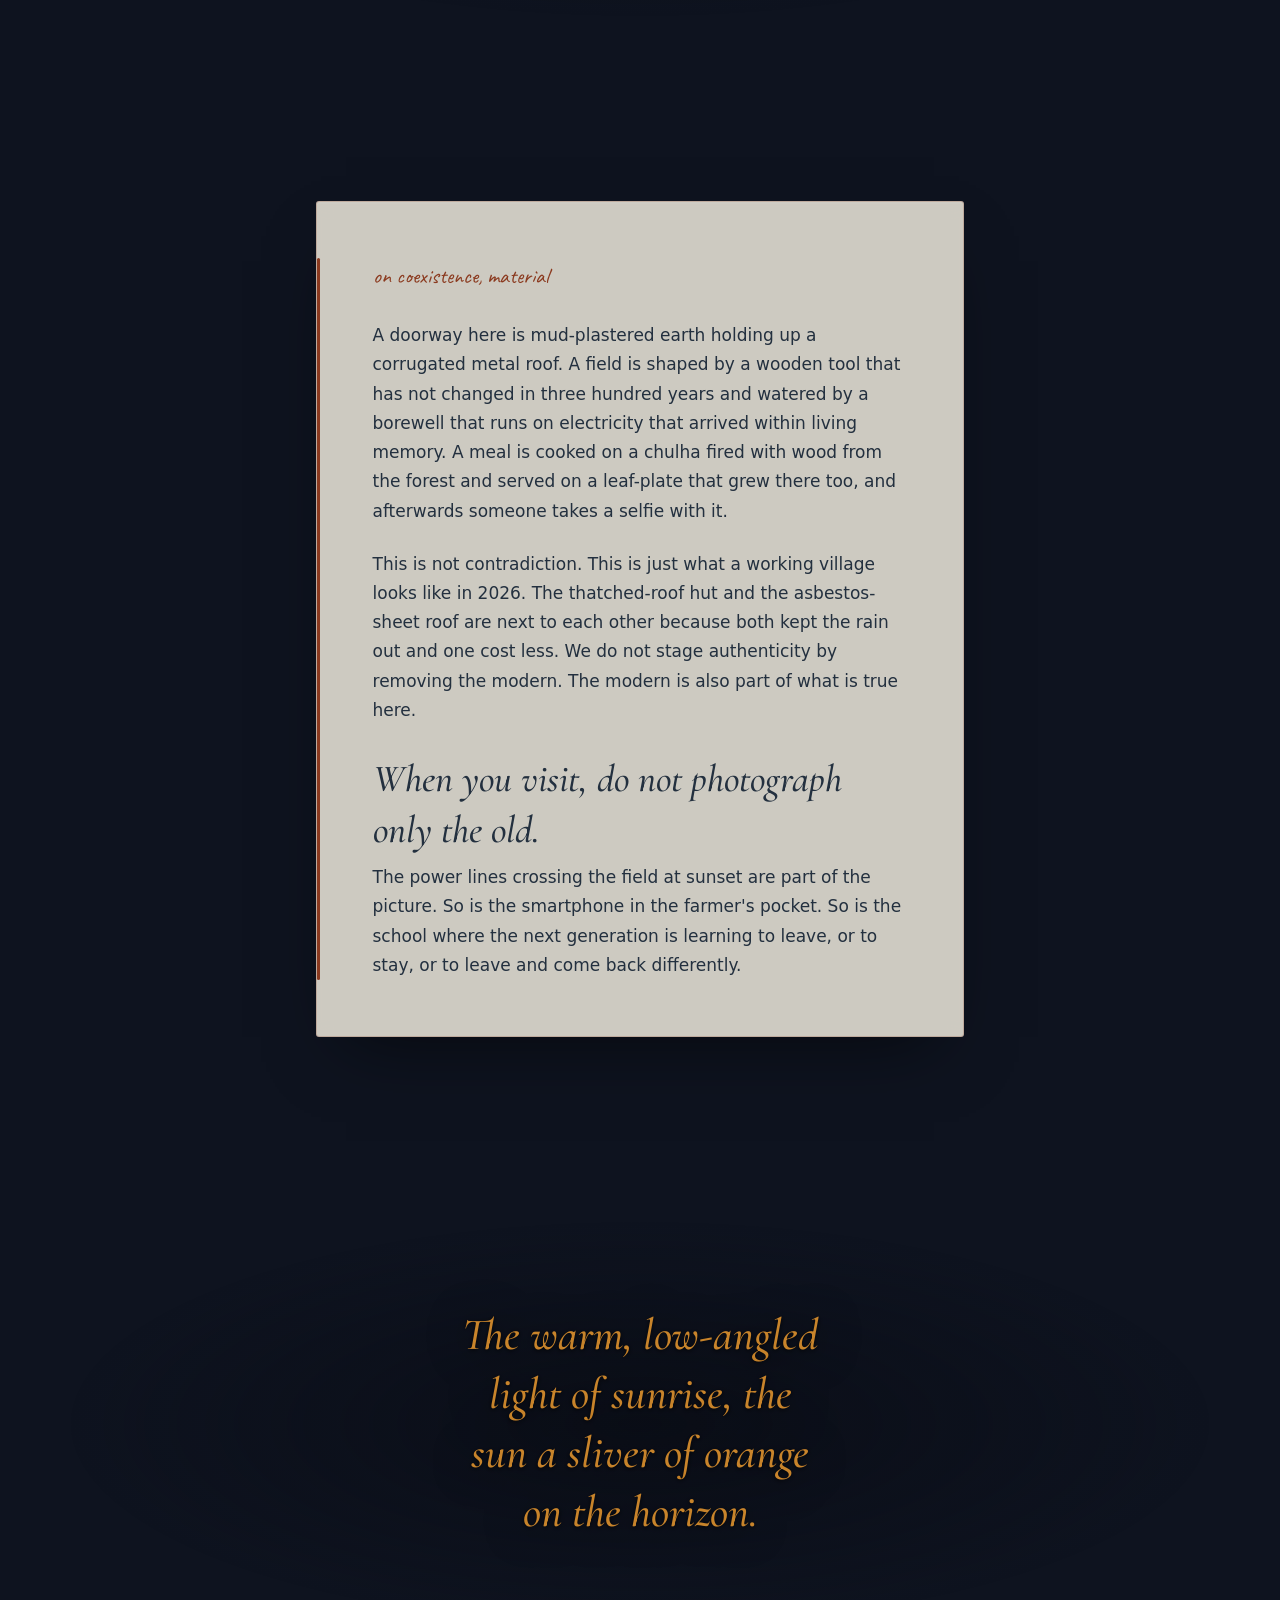
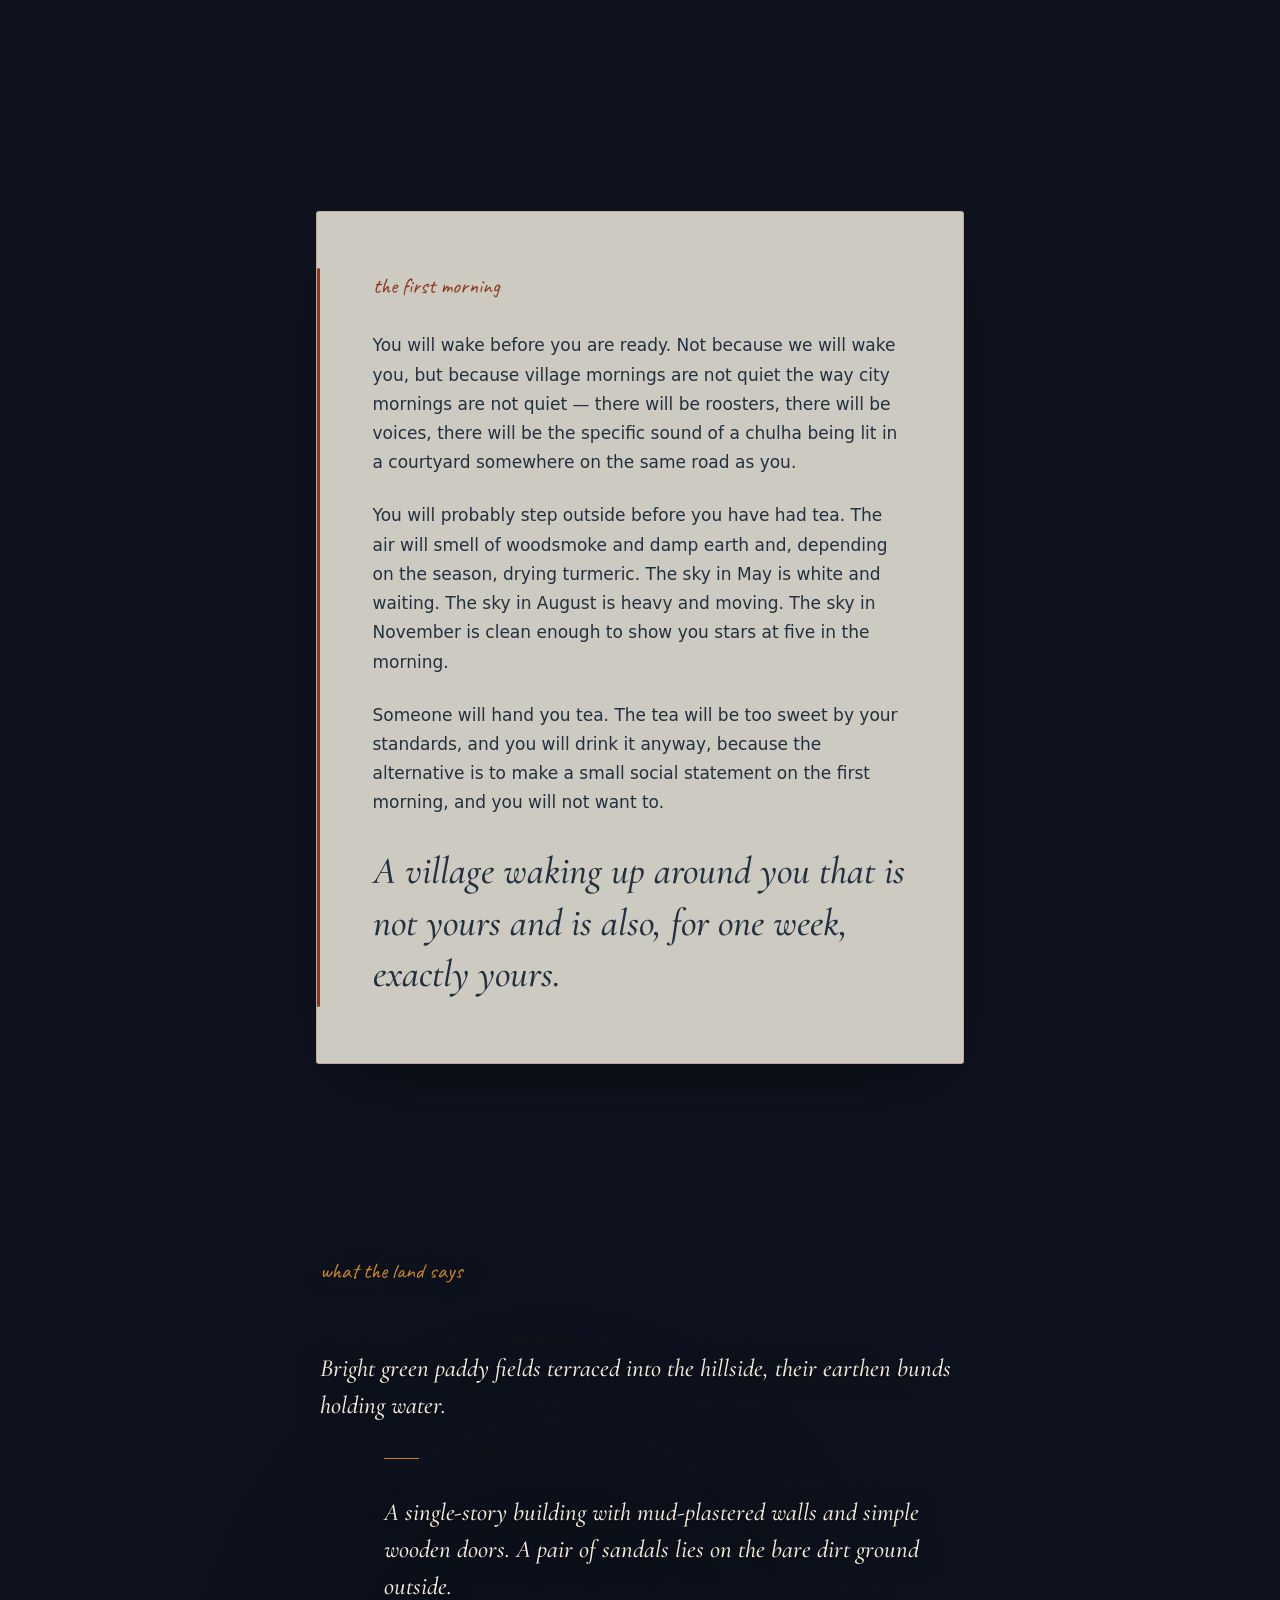
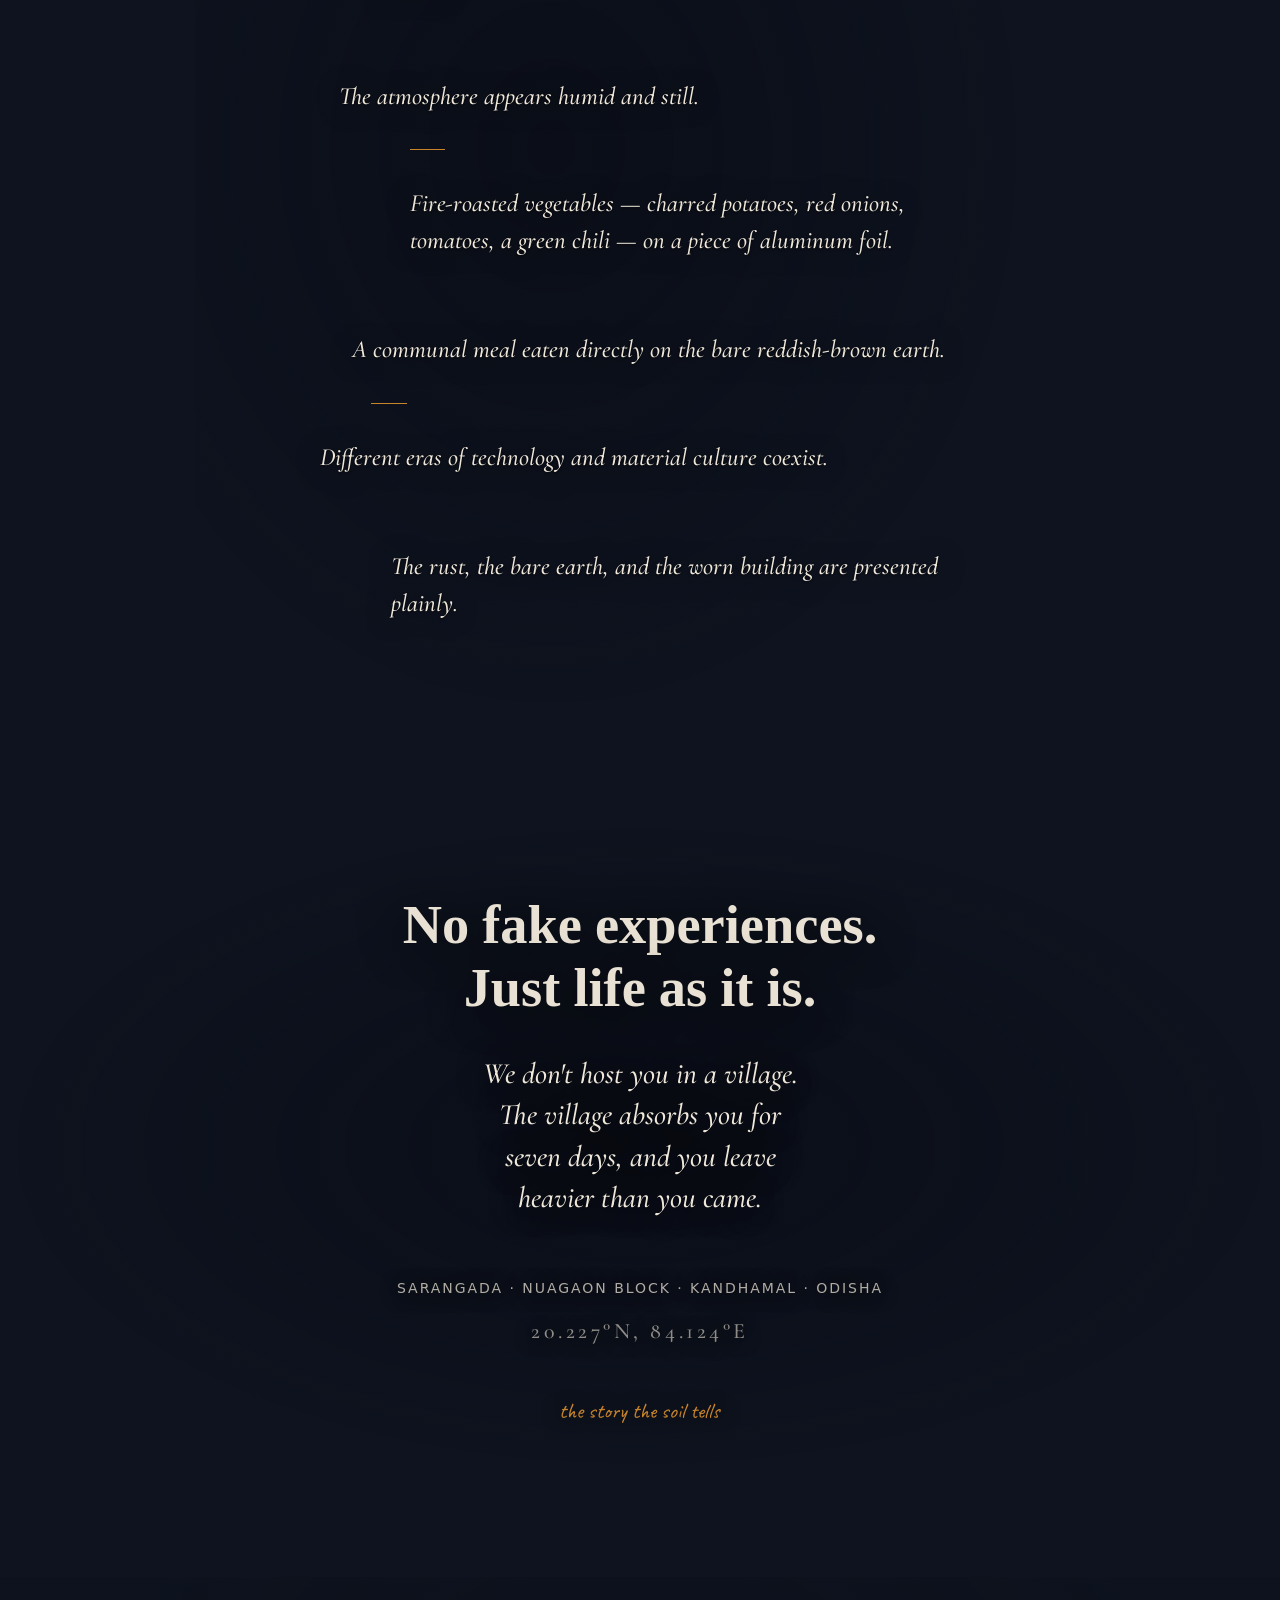
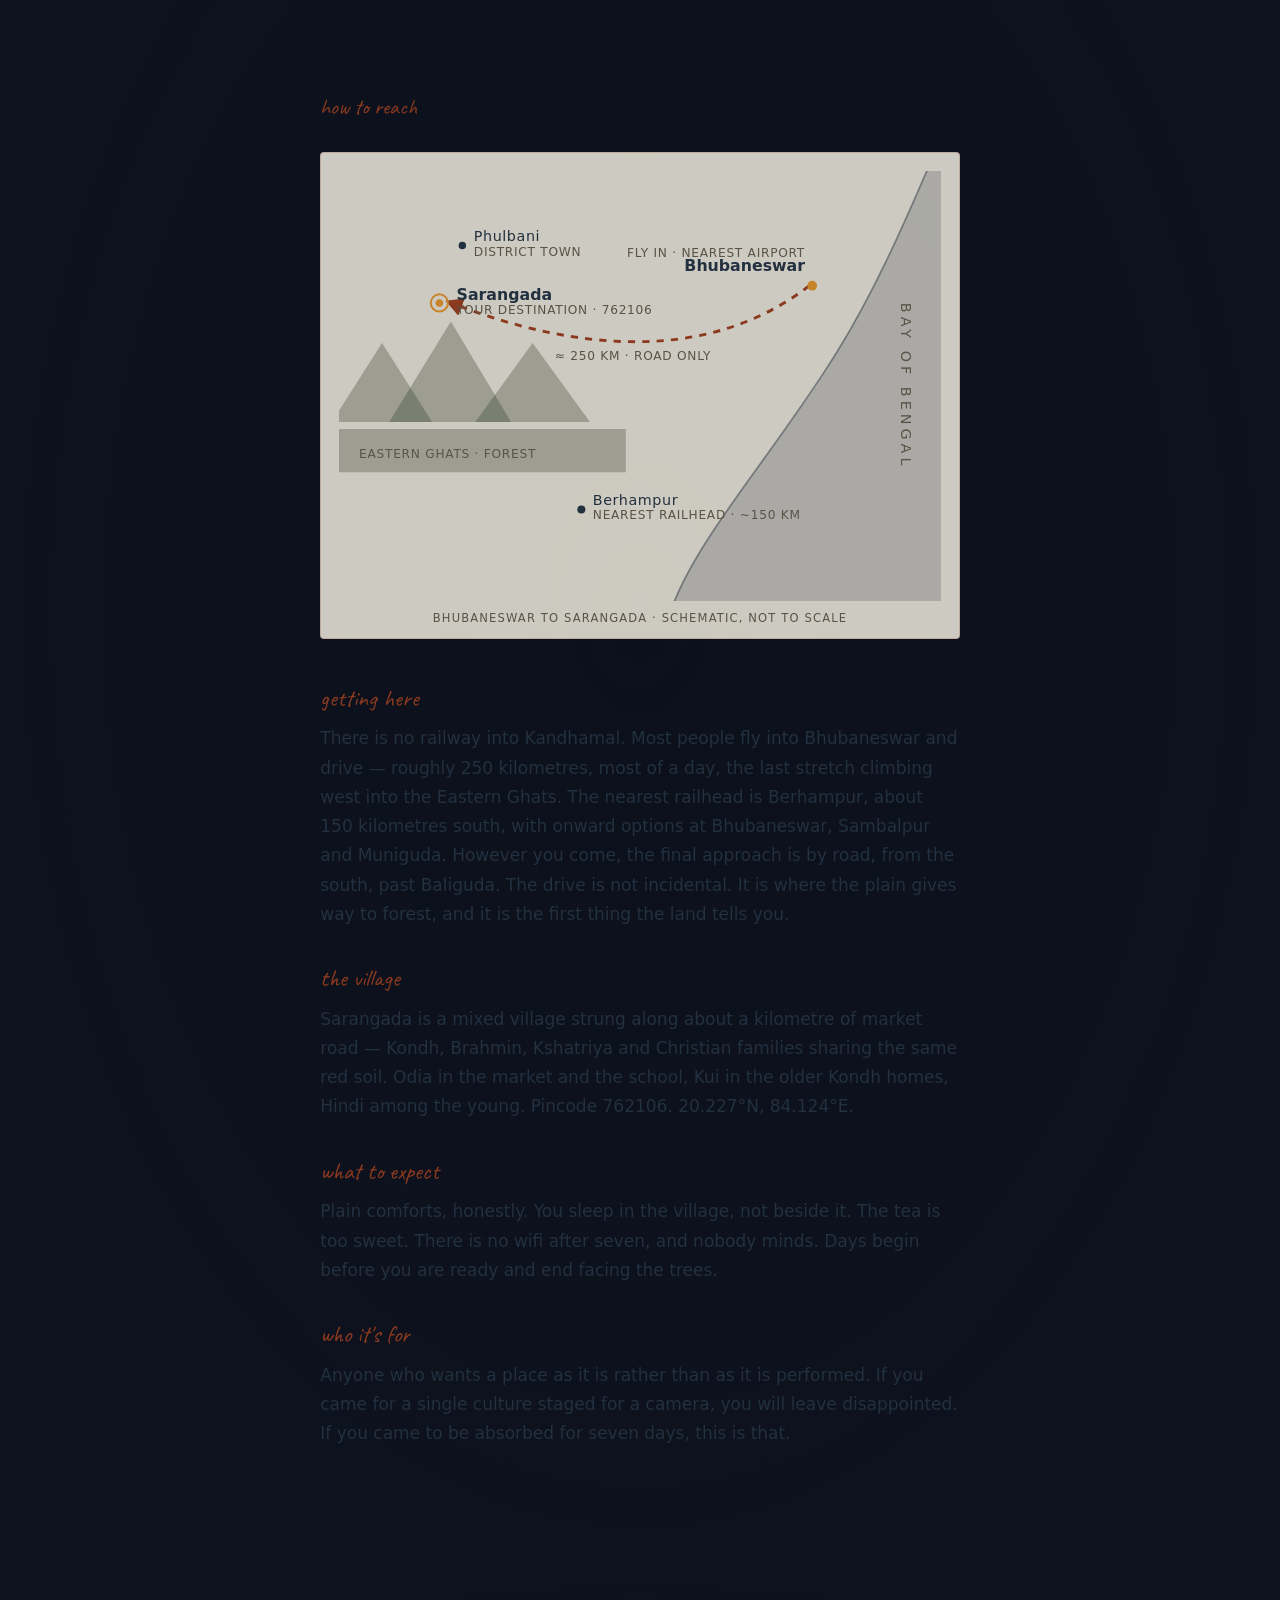
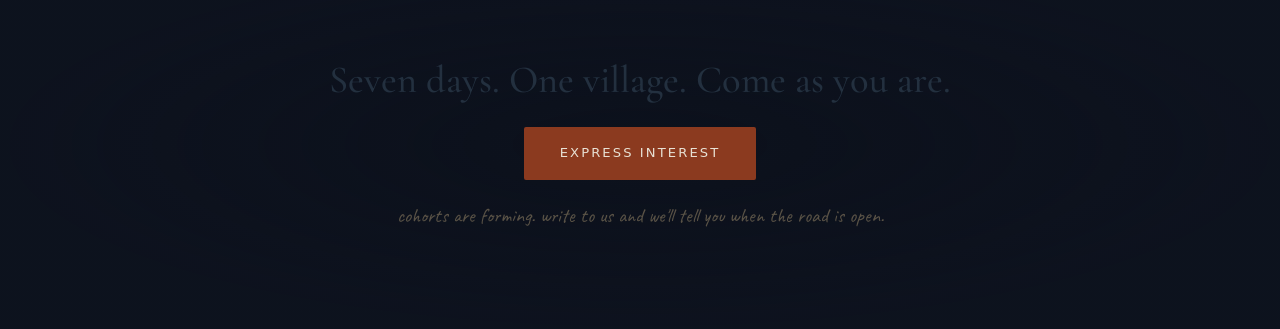
<file: index_backup.html>
<!doctype html>
<html lang="en">
<head>
<meta charset="utf-8">
<meta name="viewport" content="width=device-width, initial-scale=1">
<title>Maati Katha — The Weight of Belonging</title>
<meta name="description" content="A seven-day life-exchange in Sarangada, Kandhamal, Odisha. No fake experiences. Just life as it is.">
<meta name="theme-color" content="#1F2A3A">
<meta property="og:type" content="website">
<meta property="og:title" content="Maati Katha — The Weight of Belonging">
<meta property="og:description" content="A seven-day life-exchange in Sarangada, Kandhamal, Odisha. No fake experiences. Just life as it is.">
<meta property="og:url" content="https://chandanpanda615-lab.github.io/Maati-katha/">
<meta property="og:image" content="https://raw.githubusercontent.com/chandanpanda615-lab/Maati-katha/main/maati-katha-research/assets/hills-mist.jpg">
<meta name="twitter:card" content="summary_large_image">
<meta name="twitter:title" content="Maati Katha — The Weight of Belonging">
<meta name="twitter:description" content="A seven-day life-exchange in Sarangada, Kandhamal, Odisha. No fake experiences. Just life as it is.">
<meta name="twitter:image" content="https://raw.githubusercontent.com/chandanpanda615-lab/Maati-katha/main/maati-katha-research/assets/hills-mist.jpg">
</head>
<body>
<style>
@font-face {
  font-family: 'Cormorant Garamond';
  font-style: normal; font-weight: 500; font-display: swap;
  src: url([data-uri]) format('woff2');
}
@font-face {
  font-family: 'Cormorant Garamond';
  font-style: normal; font-weight: 600; font-display: swap;
  src: url([data-uri]) format('woff2');
}
@font-face {
  font-family: 'Cormorant Garamond';
  font-style: italic; font-weight: 500; font-display: swap;
  src: url([data-uri]) format('woff2');
}
@font-face {
  font-family: 'Caveat';
  font-style: normal; font-weight: 400; font-display: swap;
  src: url([data-uri]) format('woff2');
}

:root {
  --laterite: #8B3A1F;
  --sal: #2D3B26;
  --turmeric: #C8842B;
  --ash: #E8E1D4;
  --indigo: #1F2A3A;

  --text-paper: #23303f;
  --text-muted: #5a5347;
  --panel-bg: rgba(238, 233, 220, 0.86);
  --panel-border: rgba(139, 58, 31, 0.22);
  --accent: var(--laterite);

  --font-display: 'Cormorant Garamond', Georgia, 'Palatino Linotype', serif;
  --font-body: 'Inter', system-ui, -apple-system, 'Segoe UI', Roboto, sans-serif;
  --font-accent: 'Caveat', 'Segoe Script', cursive;

  --text-sm: 0.875rem;
  --text-base: 1.0625rem;
  --text-lg: 1.375rem;
  --text-xl: 1.85rem;
  --text-2xl: clamp(1.6rem, 4vw, 2.4rem);
  --text-3xl: clamp(2.1rem, 5.5vw, 3.4rem);
  --text-hero: clamp(3rem, 11vw, 7rem);

  --content-pad: clamp(1.25rem, 5vw, 3rem);
  --measure: 60ch;
}

@media (prefers-color-scheme: dark) {
  :root {
    --text-paper: #E8E1D4;
    --text-muted: #a89c88;
    --panel-bg: rgba(20, 28, 40, 0.82);
    --panel-border: rgba(200, 132, 43, 0.28);
    --accent: var(--turmeric);
  }
}
:root[data-theme="dark"] {
  --text-paper: #E8E1D4;
  --text-muted: #a89c88;
  --panel-bg: rgba(20, 28, 40, 0.82);
  --panel-border: rgba(200, 132, 43, 0.28);
  --accent: var(--turmeric);
}
:root[data-theme="light"] {
  --text-paper: #23303f;
  --text-muted: #5a5347;
  --panel-bg: rgba(238, 233, 220, 0.86);
  --panel-border: rgba(139, 58, 31, 0.22);
  --accent: var(--laterite);
}

*, *::before, *::after { box-sizing: border-box; margin: 0; padding: 0; }

html { -webkit-text-size-adjust: 100%; }
@media (prefers-reduced-motion: no-preference) {
  html { scroll-behavior: smooth; }
}

body {
  font-family: var(--font-body);
  font-size: var(--text-base);
  line-height: 1.72;
  color: var(--text-paper);
  background: #0e131f;
  overflow-x: hidden;
  -webkit-font-smoothing: antialiased;
}

/* --- Living landscape canvas --- */
#scene {
  position: fixed;
  inset: 0;
  width: 100vw;
  height: 100vh;
  height: 100dvh;
  z-index: 0;
  display: block;
}

/* --- Grain --- */
.grain {
  position: fixed;
  inset: 0;
  background-image: url("data:image/svg+xml,%3Csvg xmlns='http://www.w3.org/2000/svg' width='180' height='180'%3E%3Cfilter id='n'%3E%3CfeTurbulence type='fractalNoise' baseFrequency='0.8' numOctaves='4' stitchTiles='stitch'/%3E%3C/filter%3E%3Crect width='180' height='180' filter='url(%23n)'/%3E%3C/svg%3E");
  opacity: 0.04;
  pointer-events: none;
  z-index: 9998;
  mix-blend-mode: overlay;
}

.progress-bar {
  position: fixed;
  top: 0; left: 0;
  height: 3px; width: 0%;
  background: var(--turmeric);
  z-index: 10000;
  transition: width 90ms linear;
}

main { position: relative; z-index: 1; }

/* --- Typography helpers --- */
.display { font-family: var(--font-display); }
.accent-font { font-family: var(--font-accent); }

h1, h2 { font-family: var(--font-display); line-height: 1.12; text-wrap: balance; font-weight: 600; }
p + p { margin-top: 1.4em; }

/* ==================== HERO ==================== */
.hero {
  position: relative;
  min-height: 100vh;
  min-height: 100dvh;
  display: flex;
  flex-direction: column;
  justify-content: flex-end;
  padding: clamp(2rem, 7vw, 6rem);
  padding-bottom: clamp(4rem, 12vh, 9rem);
  color: var(--ash);
}
.hero::before {
  content: '';
  position: absolute;
  inset: 0;
  z-index: -1;
  pointer-events: none;
  background: linear-gradient(to top, rgba(8,10,18,0.55) 0%, rgba(8,10,18,0.15) 40%, rgba(8,10,18,0) 70%);
}

.hero-inner { max-width: 20ch; }

.hero-eyebrow {
  font-family: var(--font-accent);
  font-size: clamp(1rem, 2.5vw, 1.5rem);
  letter-spacing: 0.02em;
  margin-bottom: 0.6rem;
  color: var(--turmeric);
  text-shadow: 0 2px 18px rgba(0,0,0,0.6);
}

.wordmark {
  font-family: var(--font-display);
  font-weight: 600;
  font-size: var(--text-hero);
  line-height: 0.94;
  letter-spacing: -0.015em;
  text-shadow: 0 4px 40px rgba(0,0,0,0.55), 0 2px 8px rgba(0,0,0,0.5);
}

.hero-sub {
  font-family: var(--font-display);
  font-style: italic;
  font-weight: 500;
  font-size: var(--text-2xl);
  margin-top: 0.4rem;
  color: #f3ede0;
  text-shadow: 0 2px 24px rgba(0,0,0,0.6);
}

.hero-meta {
  margin-top: 2rem;
  max-width: none;
  display: flex;
  flex-wrap: wrap;
  gap: 0.4rem 1.5rem;
  align-items: baseline;
  font-size: var(--text-sm);
  letter-spacing: 0.05em;
  text-transform: uppercase;
  color: rgba(232, 225, 212, 0.75);
  text-shadow: 0 1px 10px rgba(0,0,0,0.7);
}
.hero-meta .coords { font-family: var(--font-display); text-transform: none; letter-spacing: 0.12em; font-size: var(--text-base); }

.hero-tag {
  margin-top: 1.4rem;
  font-style: italic;
  font-size: var(--text-base);
  color: rgba(232, 225, 212, 0.85);
  text-shadow: 0 1px 12px rgba(0,0,0,0.7);
}

.scroll-hint {
  position: absolute;
  bottom: 1.6rem; left: 50%;
  transform: translateX(-50%);
  color: rgba(232,225,212,0.7);
  transition: opacity 0.5s ease;
}
.scroll-hint svg { animation: bob 2.4s ease-in-out infinite; }
@keyframes bob { 0%,100%{transform:translateY(0)} 50%{transform:translateY(7px)} }

/* ==================== PANELS ==================== */
.panel-wrap {
  padding: clamp(3rem, 9vh, 7rem) var(--content-pad);
  display: flex;
  justify-content: center;
}

.panel {
  position: relative;
  width: 100%;
  max-width: var(--measure);
  background: var(--panel-bg);
  backdrop-filter: blur(10px) saturate(1.15);
  -webkit-backdrop-filter: blur(10px) saturate(1.15);
  border: 1px solid var(--panel-border);
  border-radius: 3px;
  padding: clamp(1.75rem, 5vw, 3.5rem);
  box-shadow: 0 30px 70px -30px rgba(0,0,0,0.6), 0 2px 0 rgba(255,255,255,0.04) inset;
  color: var(--text-paper);
}

.panel::before {
  content: '';
  position: absolute;
  left: 0; top: clamp(1.75rem,5vw,3.5rem); bottom: clamp(1.75rem,5vw,3.5rem);
  width: 3px;
  background: var(--accent);
  border-radius: 3px;
}

.eyebrow {
  font-family: var(--font-accent);
  font-size: var(--text-lg);
  color: var(--accent);
  margin-bottom: 1.6rem;
  display: block;
}

.panel p { font-size: var(--text-base); }
.panel em { font-style: italic; }

.pullquote {
  font-family: var(--font-display);
  font-size: var(--text-xl);
  font-style: italic;
  line-height: 1.34;
  margin: 1.8rem 0 0.4rem;
  color: var(--text-paper);
}
.pullquote.big { font-size: var(--text-2xl); }

/* ==================== BREATHER (text over landscape) ==================== */
.breather {
  position: relative;
  min-height: 68vh;
  display: flex;
  align-items: center;
  justify-content: center;
  padding: 4rem var(--content-pad);
  text-align: center;
}
.breather::before {
  content: '';
  position: absolute;
  inset: 0;
  z-index: -1;
  pointer-events: none;
  background: radial-gradient(ellipse 62% 46% at 50% 50%, rgba(8,10,18,0.55), rgba(8,10,18,0) 72%);
}

.breather .line {
  font-family: var(--font-display);
  font-style: italic;
  font-size: clamp(1.5rem, 4.2vw, 2.8rem);
  line-height: 1.32;
  color: #f2ecdf;
  max-width: 18ch;
  text-shadow: 0 2px 40px rgba(0,0,0,0.85), 0 1px 4px rgba(0,0,0,0.8);
}
.breather .line .turmeric { color: var(--turmeric); }

/* ==================== THE LAND (verse over landscape) ==================== */
.land {
  position: relative;
  padding: clamp(4rem, 12vh, 9rem) var(--content-pad);
  max-width: 68ch;
  margin: 0 auto;
}
.land::before {
  content: '';
  position: absolute;
  inset: -2vh -6vw;
  z-index: -1;
  pointer-events: none;
  background: radial-gradient(ellipse 70% 60% at 40% 50%, rgba(8,10,18,0.5), rgba(8,10,18,0) 75%);
}
.land-eyebrow {
  font-family: var(--font-accent);
  font-size: var(--text-lg);
  color: var(--turmeric);
  margin-bottom: 2.5rem;
  display: block;
  text-shadow: 0 2px 20px rgba(0,0,0,0.8);
}
.verse-line {
  font-family: var(--font-display);
  font-style: italic;
  font-size: clamp(1.15rem, 2.6vw, 1.55rem);
  line-height: 1.5;
  color: #efe8da;
  margin-left: var(--indent, 0%);
  padding: 0.75em 0;
  text-shadow: 0 2px 26px rgba(0,0,0,0.82), 0 1px 3px rgba(0,0,0,0.75);
}
.verse-line .turmeric { color: var(--turmeric); }
.verse-sep {
  display: block; width: 2.2rem; height: 1px;
  background: var(--turmeric); opacity: 0.5;
  margin: 1rem 0 1rem var(--indent, 0%);
}

/* ==================== MANIFESTO ==================== */
.manifesto {
  position: relative;
  min-height: 92vh;
  display: flex;
  flex-direction: column;
  align-items: center;
  justify-content: center;
  text-align: center;
  padding: clamp(4rem, 10vh, 8rem) var(--content-pad);
  color: var(--ash);
}
.manifesto::before {
  content: '';
  position: absolute;
  inset: 0;
  z-index: -1;
  pointer-events: none;
  background: radial-gradient(ellipse 66% 52% at 50% 48%, rgba(8,10,18,0.5), rgba(8,10,18,0) 74%);
}
.manifesto-line {
  font-family: var(--font-display);
  font-weight: 600;
  font-size: var(--text-3xl);
  line-height: 1.16;
  text-wrap: balance;
  text-shadow: 0 3px 44px rgba(0,0,0,0.8);
}
.manifesto-body {
  font-family: var(--font-display);
  font-style: italic;
  font-size: var(--text-xl);
  line-height: 1.4;
  max-width: 26ch;
  margin: 2rem auto 3.5rem;
  color: #f0e9db;
  text-shadow: 0 2px 30px rgba(0,0,0,0.8);
}
.manifesto-loc {
  font-size: var(--text-sm);
  letter-spacing: 0.14em;
  text-transform: uppercase;
  color: rgba(232,225,212,0.75);
  line-height: 2.1;
  text-shadow: 0 2px 18px rgba(0,0,0,0.85);
}
.manifesto-coords {
  font-family: var(--font-display);
  letter-spacing: 0.16em;
  font-size: var(--text-lg);
  color: rgba(232,225,212,0.6);
  margin-top: 0.6rem;
  text-shadow: 0 2px 18px rgba(0,0,0,0.85);
}
.manifesto-close {
  font-family: var(--font-accent);
  font-size: var(--text-lg);
  color: var(--turmeric);
  margin-top: 2.6rem;
  text-shadow: 0 2px 20px rgba(0,0,0,0.85);
}

/* ==================== REVEAL ==================== */
.reveal {
  opacity: 0;
  transform: translateY(26px);
  transition: opacity 0.85s cubic-bezier(.2,.6,.2,1) var(--d,0s), transform 0.85s cubic-bezier(.2,.6,.2,1) var(--d,0s);
}
.reveal.visible { opacity: 1; transform: none; }

@media (max-width: 700px) {
  .pullquote.big { font-size: var(--text-xl); }
  .verse-line, .verse-sep { margin-left: 0 !important; }
  .land { max-width: 100%; }
}

@media (prefers-reduced-motion: reduce) {
  .reveal { opacity: 1; transform: none; transition: none; }
  .scroll-hint svg { animation: none; }
  html { scroll-behavior: auto; }
}

:focus-visible { outline: 2px solid var(--turmeric); outline-offset: 3px; }

/* --- Section anchoring under fixed nav --- */
section[id], header[id] { scroll-margin-top: 68px; }

/* --- Sticky section nav --- */
.topnav {
  position: fixed;
  top: 0; left: 0; right: 0;
  z-index: 9000;
  display: flex;
  align-items: center;
  gap: 1rem;
  padding: 0.55rem var(--content-pad);
  background: var(--panel-bg);
  border-bottom: 1px solid var(--panel-border);
  backdrop-filter: blur(14px) saturate(1.1);
  -webkit-backdrop-filter: blur(14px) saturate(1.1);
  opacity: 0;
  transform: translateY(-100%);
  transition: opacity .4s ease, transform .4s ease;
  pointer-events: none;
}
.topnav.show { opacity: 1; transform: translateY(0); pointer-events: auto; }
.topnav-brand {
  font-family: var(--font-display);
  font-weight: 600;
  font-size: 1.1rem;
  letter-spacing: .02em;
  color: var(--text-paper);
  text-decoration: none;
  white-space: nowrap;
}
.topnav-links {
  display: flex;
  gap: 1.1rem;
  margin-left: auto;
  overflow-x: auto;
  scrollbar-width: none;
  -webkit-overflow-scrolling: touch;
}
.topnav-links::-webkit-scrollbar { display: none; }
.topnav-links a {
  font-size: 0.74rem;
  letter-spacing: .12em;
  text-transform: uppercase;
  color: var(--text-muted);
  text-decoration: none;
  white-space: nowrap;
  padding-bottom: 2px;
  border-bottom: 1px solid transparent;
  transition: color .2s ease, border-color .2s ease;
}
.topnav-links a:hover { color: var(--accent); border-color: var(--accent); }
.topnav-cta {
  color: var(--accent) !important;
  border-color: var(--panel-border) !important;
}
@media (max-width: 560px) {
  .topnav-brand { display: none; }
  .topnav-links { margin-left: 0; }
}

/* --- Practical guide / how to reach --- */
.guide { position: relative; z-index: 1; }
.guide::before {
  content: "";
  position: absolute;
  inset: 0;
  background: radial-gradient(ellipse at 50% 40%, rgba(10,15,25,.55), rgba(10,15,25,.15) 70%);
  z-index: -1;
}
.guide-inner {
  max-width: 68ch;
  margin: 0 auto;
  padding: clamp(4rem, 9vw, 7rem) var(--content-pad);
}
.guide-map-wrap {
  background: var(--panel-bg);
  border: 1px solid var(--panel-border);
  border-radius: 4px;
  padding: 1.1rem 1.1rem 0.6rem;
  margin: 1.6rem 0 2.4rem;
  backdrop-filter: blur(10px);
  -webkit-backdrop-filter: blur(10px);
}
.guide-map { width: 100%; height: auto; display: block; }
.guide-map text { font-family: var(--font-body); fill: var(--text-paper); }
.guide-map .m-label { font-size: 10px; letter-spacing: .04em; }
.guide-map .m-city { font-size: 11px; font-weight: 600; }
.guide-map .m-note { font-size: 8.5px; fill: var(--text-muted); letter-spacing: .06em; text-transform: uppercase; }
.guide-map .m-sea { font-size: 10px; fill: var(--text-muted); letter-spacing: .28em; text-transform: uppercase; }
.guide-map-cap {
  font-size: 0.72rem;
  letter-spacing: .1em;
  text-transform: uppercase;
  color: var(--text-muted);
  text-align: center;
  padding-top: .5rem;
}
.guide-grid { display: grid; gap: 1.8rem; }
.guide-item h3 {
  font-family: var(--font-accent);
  font-weight: 400;
  font-size: 1.5rem;
  color: var(--accent);
  margin-bottom: .35rem;
}
.guide-item p { max-width: var(--measure); }

/* --- Call to action --- */
.cta { position: relative; z-index: 1; text-align: center; }
.cta::before {
  content: "";
  position: absolute;
  inset: 0;
  background: radial-gradient(ellipse at 50% 50%, rgba(10,15,25,.5), rgba(10,15,25,.1) 70%);
  z-index: -1;
}
.cta-inner { padding: clamp(3.5rem, 8vw, 6rem) var(--content-pad); }
.cta-line {
  font-family: var(--font-display);
  font-size: var(--text-2xl);
  line-height: 1.25;
  text-wrap: balance;
  margin-bottom: 1.4rem;
}
.cta-btn {
  display: inline-block;
  font-family: var(--font-body);
  font-size: 0.82rem;
  letter-spacing: .16em;
  text-transform: uppercase;
  color: var(--ash);
  background: var(--laterite);
  text-decoration: none;
  padding: .95rem 2.2rem;
  border-radius: 2px;
  transition: background .2s ease, transform .2s ease;
}
.cta-btn:hover { background: var(--turmeric); transform: translateY(-2px); }
.cta-sub {
  font-family: var(--font-accent);
  font-size: 1.25rem;
  color: var(--text-muted);
  margin-top: 1.2rem;
}
</style>

<canvas id="scene" aria-hidden="true"></canvas>
<div class="grain" aria-hidden="true"></div>
<div class="progress-bar" aria-hidden="true"></div>

<nav class="topnav" aria-label="Section navigation">
  <a class="topnav-brand" href="#top">Maati Katha</a>
  <div class="topnav-links">
    <a href="#maati">maati</a>
    <a href="#west">the day</a>
    <a href="#village">the village</a>
    <a href="#material">coexistence</a>
    <a href="#morning">first morning</a>
    <a href="#land">the land</a>
    <a href="#visit">how to reach</a>
    <a class="topnav-cta" href="#interest">express interest</a>
  </div>
</nav>

<main id="top">
  <!-- HERO -->
  <header class="hero">
    <div class="hero-inner">
      <p class="hero-eyebrow">a seven-day life-exchange</p>
      <h1 class="wordmark">Maati<br>Katha</h1>
      <p class="hero-sub">The Weight of Belonging</p>
    </div>
    <div class="hero-meta">
      <span>Sarangada, Kandhamal, Odisha</span>
      <span class="coords">20.227°N, 84.124°E</span>
    </div>
    <p class="hero-tag">No fake experiences. Just life as it is.</p>
    <div class="scroll-hint" aria-hidden="true">
      <svg width="22" height="13" viewBox="0 0 22 13" fill="none"><path d="M2 2l9 9 9-9" stroke="currentColor" stroke-width="1.6" stroke-linecap="round" stroke-linejoin="round"/></svg>
    </div>
  </header>

  <!-- THE WORD MAATI -->
  <section class="panel-wrap" id="maati">
    <article class="panel">
      <span class="eyebrow reveal">on the word maati</span>
      <p class="reveal" style="--d:.08s">In Hindi, in Bengali, in Odia, <em>maati</em> means soil. But that translation is not the whole of it.</p>
      <p class="reveal" style="--d:.16s"><em>Maati</em> also means homeland — your soil, the ground you came from. <em>Maati ka rishta</em> is a relationship of soil, which is a relationship that has nothing to do with paperwork or politics. It is the kind of relationship a farmer has with one specific field after thirty seasons. It is the kind of relationship a returning son has with the road he walked as a child.</p>
      <p class="reveal" style="--d:.24s">We named this project <em>Maati Katha</em> because the soil here has a story. Not metaphorically. Literally. The red lateritic earth of Kandhamal is what makes our turmeric the colour it is. The fine clay underneath is what holds the monsoon water for the paddy. The pediment slope at the base of these hills is the reason a village settled exactly here, and not three kilometres east where the floods would reach.</p>
      <blockquote class="pullquote reveal" style="--d:.3s">The <em>katha</em> is what the soil tells you, if you stay long enough to listen.</blockquote>
    </article>
  </section>

  <!-- BREATHER -->
  <section class="breather">
    <p class="line reveal">The deep red, lateritic soil forms the unpaved road and the riverbanks.</p>
  </section>

  <!-- THE DAY FLOWS WEST -->
  <section class="panel-wrap" id="west">
    <article class="panel">
      <span class="eyebrow reveal">the day flows west</span>
      <p class="reveal" style="--d:.08s">A village has a direction. Sarangada's direction is west.</p>
      <p class="reveal" style="--d:.16s">The sun rises over the fields north and east of us — ordered ground, divided by earthen bunds, planted with paddy in monsoon and turmeric in the dry months. By midday it sits high over the market spine, the one-kilometre stretch of road that holds most of the people. By evening it has crossed over the houses, over the courtyards, over the chulha smoke rising out of cooking fires, and it sets behind the hills to the west — the jungle side, the side that is still mostly forest.</p>
      <p class="reveal" style="--d:.24s">Every day in Sarangada moves from cultivation into wilderness, from the social into the elemental. You wake to the fields. You sleep facing the trees. It is also the shape of the seven days you spend with us. You arrive from the south. You learn the eastern rhythms first. By Day Six you are walking west.</p>
    </article>
  </section>

  <!-- A MIXED VILLAGE -->
  <section class="panel-wrap" id="village">
    <article class="panel">
      <span class="eyebrow reveal">a mixed village</span>
      <p class="reveal" style="--d:.08s">I should be honest with you about what kind of village this is. Sarangada is not a tribal village. It is also not a non-tribal village. It is a mixed village, the way most villages in Kandhamal actually are.</p>
      <p class="reveal" style="--d:.16s">We have Kondh families, who are the indigenous people of this district and who have been here longer than any document can record. We have Brahmin and Kshatriya families whose ancestors came from elsewhere and settled. We have Christian families whose churches sit alongside the older shrines. The languages follow the same layered logic — Odia in the market and the school, Kui in the older Kondh households, Hindi increasingly understood by the younger ones because of reels.</p>
      <p class="reveal" style="--d:.24s">If you came expecting a single culture performed for you, you will leave disappointed. What we offer instead is rarer and harder to package — a real village, with all of its layers, sharing one small piece of red soil. The history of these layers is not always peaceful. Kandhamal has seen its difficult years, and we will not pretend otherwise. But for the seven days you are here, you will see what coexistence actually looks like at the level of daily life — the same well, the same road, the same monsoon arriving on everyone at once.</p>
    </article>
  </section>

  <!-- BREATHER -->
  <section class="breather">
    <p class="line reveal">The peaks of the distant hills are shrouded in low-hanging mist.</p>
  </section>

  <!-- COEXISTENCE, MATERIAL -->
  <section class="panel-wrap" id="material">
    <article class="panel">
      <span class="eyebrow reveal">on coexistence, material</span>
      <p class="reveal" style="--d:.08s">A doorway here is mud-plastered earth holding up a corrugated metal roof. A field is shaped by a wooden tool that has not changed in three hundred years and watered by a borewell that runs on electricity that arrived within living memory. A meal is cooked on a chulha fired with wood from the forest and served on a leaf-plate that grew there too, and afterwards someone takes a selfie with it.</p>
      <p class="reveal" style="--d:.16s">This is not contradiction. This is just what a working village looks like in 2026. The thatched-roof hut and the asbestos-sheet roof are next to each other because both kept the rain out and one cost less. We do not stage authenticity by removing the modern. The modern is also part of what is true here.</p>
      <blockquote class="pullquote big reveal" style="--d:.24s">When you visit, do not photograph only the old.</blockquote>
      <p class="reveal" style="--d:.3s">The power lines crossing the field at sunset are part of the picture. So is the smartphone in the farmer's pocket. So is the school where the next generation is learning to leave, or to stay, or to leave and come back differently.</p>
    </article>
  </section>

  <!-- BREATHER (golden) -->
  <section class="breather">
    <p class="line reveal"><span class="turmeric">The warm, low-angled light of sunrise, the sun a sliver of orange on the horizon.</span></p>
  </section>

  <!-- THE FIRST MORNING -->
  <section class="panel-wrap" id="morning">
    <article class="panel">
      <span class="eyebrow reveal">the first morning</span>
      <p class="reveal" style="--d:.08s">You will wake before you are ready. Not because we will wake you, but because village mornings are not quiet the way city mornings are not quiet — there will be roosters, there will be voices, there will be the specific sound of a chulha being lit in a courtyard somewhere on the same road as you.</p>
      <p class="reveal" style="--d:.16s">You will probably step outside before you have had tea. The air will smell of woodsmoke and damp earth and, depending on the season, drying turmeric. The sky in May is white and waiting. The sky in August is heavy and moving. The sky in November is clean enough to show you stars at five in the morning.</p>
      <p class="reveal" style="--d:.24s">Someone will hand you tea. The tea will be too sweet by your standards, and you will drink it anyway, because the alternative is to make a small social statement on the first morning, and you will not want to.</p>
      <blockquote class="pullquote big reveal" style="--d:.3s">A village waking up around you that is not yours and is also, for one week, exactly yours.</blockquote>
    </article>
  </section>

  <!-- THE LAND -->
  <section class="land" id="land">
    <span class="land-eyebrow reveal">what the land says</span>
    <p class="verse-line reveal" style="--d:.06s; --indent:0%">Bright green paddy fields terraced into the hillside, their earthen bunds holding water.</p>
    <span class="verse-sep reveal" style="--d:.14s; --indent:10%"></span>
    <p class="verse-line reveal" style="--d:.18s; --indent:10%">A single-story building with mud-plastered walls and simple wooden doors. A pair of sandals lies on the bare dirt ground outside.</p>
    <p class="verse-line reveal" style="--d:.26s; --indent:3%">The atmosphere appears humid and still.</p>
    <span class="verse-sep reveal" style="--d:.32s; --indent:14%"></span>
    <p class="verse-line reveal" style="--d:.36s; --indent:14%">Fire-roasted vegetables — charred potatoes, red onions, tomatoes, a green chili — on a piece of aluminum foil.</p>
    <p class="verse-line reveal" style="--d:.44s; --indent:5%">A communal meal eaten directly on the bare reddish-brown earth.</p>
    <span class="verse-sep reveal" style="--d:.5s; --indent:8%"></span>
    <p class="verse-line reveal" style="--d:.54s; --indent:0%">Different eras of technology and material culture coexist.</p>
    <p class="verse-line reveal" style="--d:.62s; --indent:11%">The rust, the bare earth, and the worn building are presented plainly.</p>
  </section>

  <!-- MANIFESTO -->
  <section class="manifesto">
    <p class="manifesto-line reveal">No fake experiences.<br>Just life as it is.</p>
    <p class="manifesto-body reveal" style="--d:.2s">We don't host you in a village. The village absorbs you for seven days, and you leave heavier than you came.</p>
    <div class="reveal" style="--d:.36s">
      <p class="manifesto-loc">Sarangada · Nuagaon Block · Kandhamal · Odisha</p>
      <p class="manifesto-coords display">20.227°N, 84.124°E</p>
      <p class="manifesto-close">the story the soil tells</p>
    </div>
  </section>

  <!-- HOW TO REACH -->
  <section class="guide" id="visit">
    <div class="guide-inner">
      <span class="eyebrow reveal">how to reach</span>
      <div class="guide-map-wrap reveal" style="--d:.08s">
        <svg class="guide-map" viewBox="0 0 420 300" role="img" aria-label="Schematic map of the route from Bhubaneswar westward into Kandhamal to Sarangada. Sarangada lies inland in the Eastern Ghats; the Bay of Bengal is to the east.">
          <!-- sea -->
          <path d="M420,-5 L420,305 L232,305 C 250,255 305,195 348,125 C 372,86 392,42 412,-5 Z" fill="rgba(31,42,58,0.20)"/>
          <path d="M232,305 C 250,255 305,195 348,125 C 372,86 392,42 412,-5" fill="none" stroke="rgba(31,42,58,0.45)" stroke-width="1.2"/>
          <text class="m-sea" x="392" y="150" transform="rotate(90 392 150)" text-anchor="middle">Bay of Bengal</text>
          <!-- hill band (Eastern Ghats) -->
          <g fill="rgba(45,59,38,0.30)">
            <path d="M-5,175 L30,120 L65,175 Z"/>
            <path d="M35,175 L78,105 L120,175 Z"/>
            <path d="M95,175 L135,120 L175,175 Z"/>
            <path d="M0,180 L200,180 L200,210 L0,210 Z"/>
          </g>
          <text class="m-note" x="14" y="200">Eastern Ghats · forest</text>
          <!-- route: Bhubaneswar -> Sarangada -->
          <defs>
            <marker id="arw" markerWidth="7" markerHeight="7" refX="4" refY="3.2" orient="auto">
              <path d="M0,0 L6,3.2 L0,6.4 Z" fill="#8B3A1F"/>
            </marker>
          </defs>
          <path d="M328,80 C 250,140 150,120 78,92" fill="none" stroke="#8B3A1F" stroke-width="2" stroke-dasharray="5 5" marker-end="url(#arw)"/>
          <text class="m-note" x="205" y="132" text-anchor="middle">≈ 250 km · road only</text>
          <!-- Bhubaneswar -->
          <circle cx="330" cy="80" r="3.4" fill="#C8842B"/>
          <text class="m-city" x="325" y="70" text-anchor="end">Bhubaneswar</text>
          <text class="m-note" x="325" y="60" text-anchor="end">fly in · nearest airport</text>
          <!-- Phulbani -->
          <circle cx="86" cy="52" r="2.6" fill="currentColor"/>
          <text class="m-label" x="94" y="49">Phulbani</text>
          <text class="m-note" x="94" y="59">district town</text>
          <!-- Sarangada -->
          <circle cx="70" cy="92" r="6" fill="none" stroke="#C8842B" stroke-width="1.4"/>
          <circle cx="70" cy="92" r="2.6" fill="#C8842B"/>
          <text class="m-city" x="82" y="90">Sarangada</text>
          <text class="m-note" x="82" y="100">your destination · 762106</text>
          <!-- Berhampur -->
          <circle cx="169" cy="236" r="2.8" fill="currentColor"/>
          <text class="m-label" x="177" y="233">Berhampur</text>
          <text class="m-note" x="177" y="243">nearest railhead · ~150 km</text>
        </svg>
        <p class="guide-map-cap">Bhubaneswar to Sarangada · schematic, not to scale</p>
      </div>
      <div class="guide-grid">
        <div class="guide-item reveal" style="--d:.12s">
          <h3>getting here</h3>
          <p>There is no railway into Kandhamal. Most people fly into Bhubaneswar and drive — roughly 250 kilometres, most of a day, the last stretch climbing west into the Eastern Ghats. The nearest railhead is Berhampur, about 150 kilometres south, with onward options at Bhubaneswar, Sambalpur and Muniguda. However you come, the final approach is by road, from the south, past Baliguda. The drive is not incidental. It is where the plain gives way to forest, and it is the first thing the land tells you.</p>
        </div>
        <div class="guide-item reveal" style="--d:.16s">
          <h3>the village</h3>
          <p>Sarangada is a mixed village strung along about a kilometre of market road — Kondh, Brahmin, Kshatriya and Christian families sharing the same red soil. Odia in the market and the school, Kui in the older Kondh homes, Hindi among the young. Pincode 762106. 20.227°N, 84.124°E.</p>
        </div>
        <div class="guide-item reveal" style="--d:.2s">
          <h3>what to expect</h3>
          <p>Plain comforts, honestly. You sleep in the village, not beside it. The tea is too sweet. There is no wifi after seven, and nobody minds. Days begin before you are ready and end facing the trees.</p>
        </div>
        <div class="guide-item reveal" style="--d:.24s">
          <h3>who it's for</h3>
          <p>Anyone who wants a place as it is rather than as it is performed. If you came for a single culture staged for a camera, you will leave disappointed. If you came to be absorbed for seven days, this is that.</p>
        </div>
      </div>
    </div>
  </section>

  <!-- CTA -->
  <section class="cta" id="interest">
    <div class="cta-inner reveal">
      <p class="cta-line">Seven days. One village. Come as you are.</p>
      <a class="cta-btn" href="mailto:chandanpanda615@gmail.com?subject=Maati%20Katha%20%E2%80%94%20expression%20of%20interest">Express interest</a>
      <p class="cta-sub">cohorts are forming. write to us and we'll tell you when the road is open.</p>
    </div>
  </section>
</main>

<script>
/* ============ Living landscape ============ */
(function () {
  var canvas = document.getElementById('scene');
  var ctx = canvas.getContext('2d');
  var reduce = window.matchMedia('(prefers-reduced-motion: reduce)').matches;
  var W = 0, H = 0, DPR = 1;
  var p = 0;            // scroll progress 0..1
  var stars = [], drops = [], embers = [], hills = [];

  function resize() {
    DPR = Math.min(window.devicePixelRatio || 1, 2);
    W = window.innerWidth; H = window.innerHeight;
    canvas.width = W * DPR; canvas.height = H * DPR;
    canvas.style.width = W + 'px'; canvas.style.height = H + 'px';
    ctx.setTransform(DPR, 0, 0, DPR, 0, 0);
    buildScene();
  }

  function rand(a, b) { return a + Math.random() * (b - a); }

  function buildScene() {
    // stars
    stars = [];
    for (var i = 0; i < 90; i++) stars.push({ x: rand(0, W), y: rand(0, H * 0.55), r: rand(0.4, 1.4), t: rand(0, 6.28) });
    // rain
    drops = [];
    for (var j = 0; j < 130; j++) drops.push({ x: rand(0, W), y: rand(0, H), len: rand(9, 20), sp: rand(9, 16) });
    // embers
    embers = [];
    for (var k = 0; k < 34; k++) embers.push({ x: rand(0, W), y: rand(H * 0.4, H), vy: rand(0.25, 0.8), vx: rand(-0.25, 0.25), r: rand(0.6, 1.8), a: rand(0.2, 0.9) });
    // hill layers (far -> near)
    hills = [];
    var palette = [[118,140,128],[84,106,94],[54,72,58],[32,42,34]];
    for (var h = 0; h < 4; h++) {
      hills.push({
        baseY: 0.58 + h * 0.10,
        amp: (10 + h * 24) * (H / 850),
        f1: rand(0.004, 0.007) * (1 - h * 0.08),
        f2: rand(0.011, 0.02),
        ph: rand(0, 100),
        col: palette[h],
        haze: (3 - h) / 3,
        par: (h + 1) * 26
      });
    }
  }

  // sky keyframes: sunrise -> morning -> monsoon overcast -> golden -> night
  var SKY = [
    { p: 0.00, top: [26, 32, 56], mid: [122, 60, 46], bot: [206, 134, 62] },
    { p: 0.22, top: [96, 126, 156], mid: [198, 176, 132], bot: [231, 224, 206] },
    { p: 0.46, top: [104, 112, 106], mid: [150, 152, 138], bot: [178, 178, 160] },
    { p: 0.70, top: [66, 54, 78], mid: [201, 120, 48], bot: [233, 172, 74] },
    { p: 1.00, top: [9, 13, 25], mid: [22, 30, 50], bot: [38, 44, 64] }
  ];
  function lerp(a, b, t) { return a + (b - a) * t; }
  function mix(c1, c2, t) { return [lerp(c1[0], c2[0], t), lerp(c1[1], c2[1], t), lerp(c1[2], c2[2], t)]; }
  function rgb(c, a) { return 'rgba(' + (c[0] | 0) + ',' + (c[1] | 0) + ',' + (c[2] | 0) + ',' + (a === undefined ? 1 : a) + ')'; }
  function skyAt(q) {
    var a = SKY[0], b = SKY[SKY.length - 1];
    for (var i = 0; i < SKY.length - 1; i++) { if (q >= SKY[i].p && q <= SKY[i + 1].p) { a = SKY[i]; b = SKY[i + 1]; break; } }
    var t = b.p > a.p ? (q - a.p) / (b.p - a.p) : 0;
    return { top: mix(a.top, b.top, t), mid: mix(a.mid, b.mid, t), bot: mix(a.bot, b.bot, t) };
  }
  // ramp helper: 0 outside [s,e], 1 in the middle plateau
  function band(q, s, e) {
    if (q < s || q > e) return 0;
    var m = (s + e) / 2, half = (e - s) / 2;
    return 1 - Math.abs(q - m) / half;
  }

  function draw(time) {
    var sky = skyAt(p);
    var amb = (sky.bot[0] + sky.bot[1] + sky.bot[2]) / 3 / 255; // brightness of ground light
    var night = Math.max(0, (p - 0.72) / 0.28);
    var rain = band(p, 0.34, 0.66) * 0.85;
    var mist = 0.28 + band(p, 0.30, 0.62) * 0.6;

    // sky gradient
    var g = ctx.createLinearGradient(0, 0, 0, H);
    g.addColorStop(0, rgb(sky.top));
    g.addColorStop(0.55, rgb(sky.mid));
    g.addColorStop(1, rgb(sky.bot));
    ctx.fillStyle = g;
    ctx.fillRect(0, 0, W, H);

    // stars (night)
    if (night > 0.02) {
      for (var i = 0; i < stars.length; i++) {
        var s = stars[i];
        var tw = reduce ? 0.8 : 0.6 + 0.4 * Math.sin(time * 0.002 + s.t);
        ctx.fillStyle = rgb([240, 238, 224], night * tw * 0.9);
        ctx.beginPath(); ctx.arc(s.x, s.y, s.r, 0, 6.2832); ctx.fill();
      }
    }

    // celestial body: sun arc rising then setting; becomes moon at night
    var alt = Math.sin(Math.min(1, p / 0.82) * Math.PI);       // 0 at dawn/dusk, 1 midday
    var cx = lerp(W * 0.82, W * 0.16, Math.min(1, p / 0.82));   // drift east->west
    var cy = H * (0.80 - 0.56 * alt);
    var isMoon = p > 0.8;
    if (isMoon) { cx = W * 0.24; cy = H * 0.22; }
    var rad = Math.min(W, H) * (isMoon ? 0.05 : 0.07);
    var bodyCol = isMoon ? [232, 230, 214] : mix([255, 236, 190], sky.mid, 0.25);
    var glow = ctx.createRadialGradient(cx, cy, rad * 0.4, cx, cy, rad * (isMoon ? 5 : 8));
    glow.addColorStop(0, rgb(bodyCol, isMoon ? 0.5 : 0.85));
    glow.addColorStop(0.2, rgb(isMoon ? [180, 190, 210] : [240, 180, 90], 0.35));
    glow.addColorStop(1, rgb(bodyCol, 0));
    ctx.fillStyle = glow;
    ctx.fillRect(0, 0, W, H);
    ctx.beginPath(); ctx.arc(cx, cy, rad, 0, 6.2832);
    ctx.fillStyle = rgb(bodyCol, 0.95); ctx.fill();

    // hills far -> near, tinted by time of day
    for (var hh = 0; hh < hills.length; hh++) {
      var L = hills[hh];
      var lightF = 0.22 + 0.78 * amb;
      var base = [L.col[0] * lightF, L.col[1] * lightF, L.col[2] * lightF];
      var col = mix(base, sky.bot, L.haze * 0.4);              // atmospheric haze
      var yB = H * L.baseY;
      var shift = p * L.par;                                   // parallax drift
      ctx.beginPath();
      ctx.moveTo(0, H);
      for (var x = 0; x <= W; x += 6) {
        var xs = x + shift;
        var y = yB + L.amp * (Math.sin(xs * L.f1 + L.ph) + 0.5 * Math.sin(xs * L.f2 + L.ph * 1.7));
        ctx.lineTo(x, y);
      }
      ctx.lineTo(W, H); ctx.closePath();
      ctx.fillStyle = rgb(col); ctx.fill();

      // mist band sitting above this ridge
      if (hh < 3) {
        var drift = reduce ? 0 : (time * 0.01 * (hh + 1));
        var my = yB - L.amp * 0.4;
        var mg = ctx.createLinearGradient(0, my - 60, 0, my + 40);
        var mo = mist * (0.10 + 0.05 * hh);
        mg.addColorStop(0, rgb([230, 228, 220], 0));
        mg.addColorStop(0.5, rgb([228, 226, 216], mo * (0.7 + 0.3 * Math.sin(drift + hh))));
        mg.addColorStop(1, rgb([230, 228, 220], 0));
        ctx.fillStyle = mg;
        ctx.fillRect(0, my - 60, W, 100);
      }
    }

    // rain (monsoon fraction)
    if (rain > 0.02 && !reduce) {
      ctx.strokeStyle = rgb([200, 210, 210], rain * 0.5);
      ctx.lineWidth = 1;
      ctx.beginPath();
      for (var d = 0; d < drops.length; d++) {
        var dp = drops[d];
        ctx.moveTo(dp.x, dp.y);
        ctx.lineTo(dp.x - 2, dp.y + dp.len);
        dp.y += dp.sp; dp.x -= 0.6;
        if (dp.y > H) { dp.y = -dp.len; dp.x = rand(0, W); }
      }
      ctx.stroke();
    } else if (rain > 0.02) {
      ctx.strokeStyle = rgb([200, 210, 210], rain * 0.4);
      ctx.lineWidth = 1; ctx.beginPath();
      for (var dd = 0; dd < drops.length; dd++) { var q2 = drops[dd]; ctx.moveTo(q2.x, q2.y); ctx.lineTo(q2.x - 2, q2.y + q2.len); }
      ctx.stroke();
    }

    // embers / fireflies (night)
    if (night > 0.05) {
      for (var e = 0; e < embers.length; e++) {
        var em = embers[e];
        var flick = reduce ? em.a : em.a * (0.6 + 0.4 * Math.sin(time * 0.004 + em.x));
        ctx.fillStyle = rgb([220, 150, 70], night * flick);
        ctx.beginPath(); ctx.arc(em.x, em.y, em.r, 0, 6.2832); ctx.fill();
        if (!reduce) {
          em.y -= em.vy; em.x += em.vx;
          if (em.y < H * 0.35) { em.y = H + 5; em.x = rand(0, W); }
        }
      }
    }
  }

  function frame(t) {
    draw(t);
    if (!reduce) requestAnimationFrame(frame);
  }

  function updateScroll() {
    var max = document.documentElement.scrollHeight - window.innerHeight;
    p = max > 0 ? Math.min(1, Math.max(0, window.scrollY / max)) : 0;
    if (reduce) draw(0);
  }

  window.addEventListener('resize', function () { resize(); if (reduce) draw(0); });
  window.addEventListener('scroll', updateScroll, { passive: true });
  resize();
  updateScroll();
  if (reduce) draw(0); else requestAnimationFrame(frame);
})();

/* ============ Reveal + progress ============ */
(function () {
  var obs = new IntersectionObserver(function (entries) {
    entries.forEach(function (e) { if (e.isIntersecting) e.target.classList.add('visible'); });
  }, { threshold: 0.18, rootMargin: '0px 0px -50px 0px' });
  document.querySelectorAll('.reveal').forEach(function (el) { obs.observe(el); });

  var bar = document.querySelector('.progress-bar');
  var hint = document.querySelector('.scroll-hint');
  var nav = document.querySelector('.topnav');
  window.addEventListener('scroll', function () {
    var pct = window.scrollY / (document.documentElement.scrollHeight - window.innerHeight);
    bar.style.width = (pct * 100) + '%';
    if (hint) hint.style.opacity = window.scrollY > 90 ? '0' : '1';
    if (nav) nav.classList.toggle('show', window.scrollY > window.innerHeight * 0.7);
  }, { passive: true });
})();
</script>

</body>
</html>
</file>
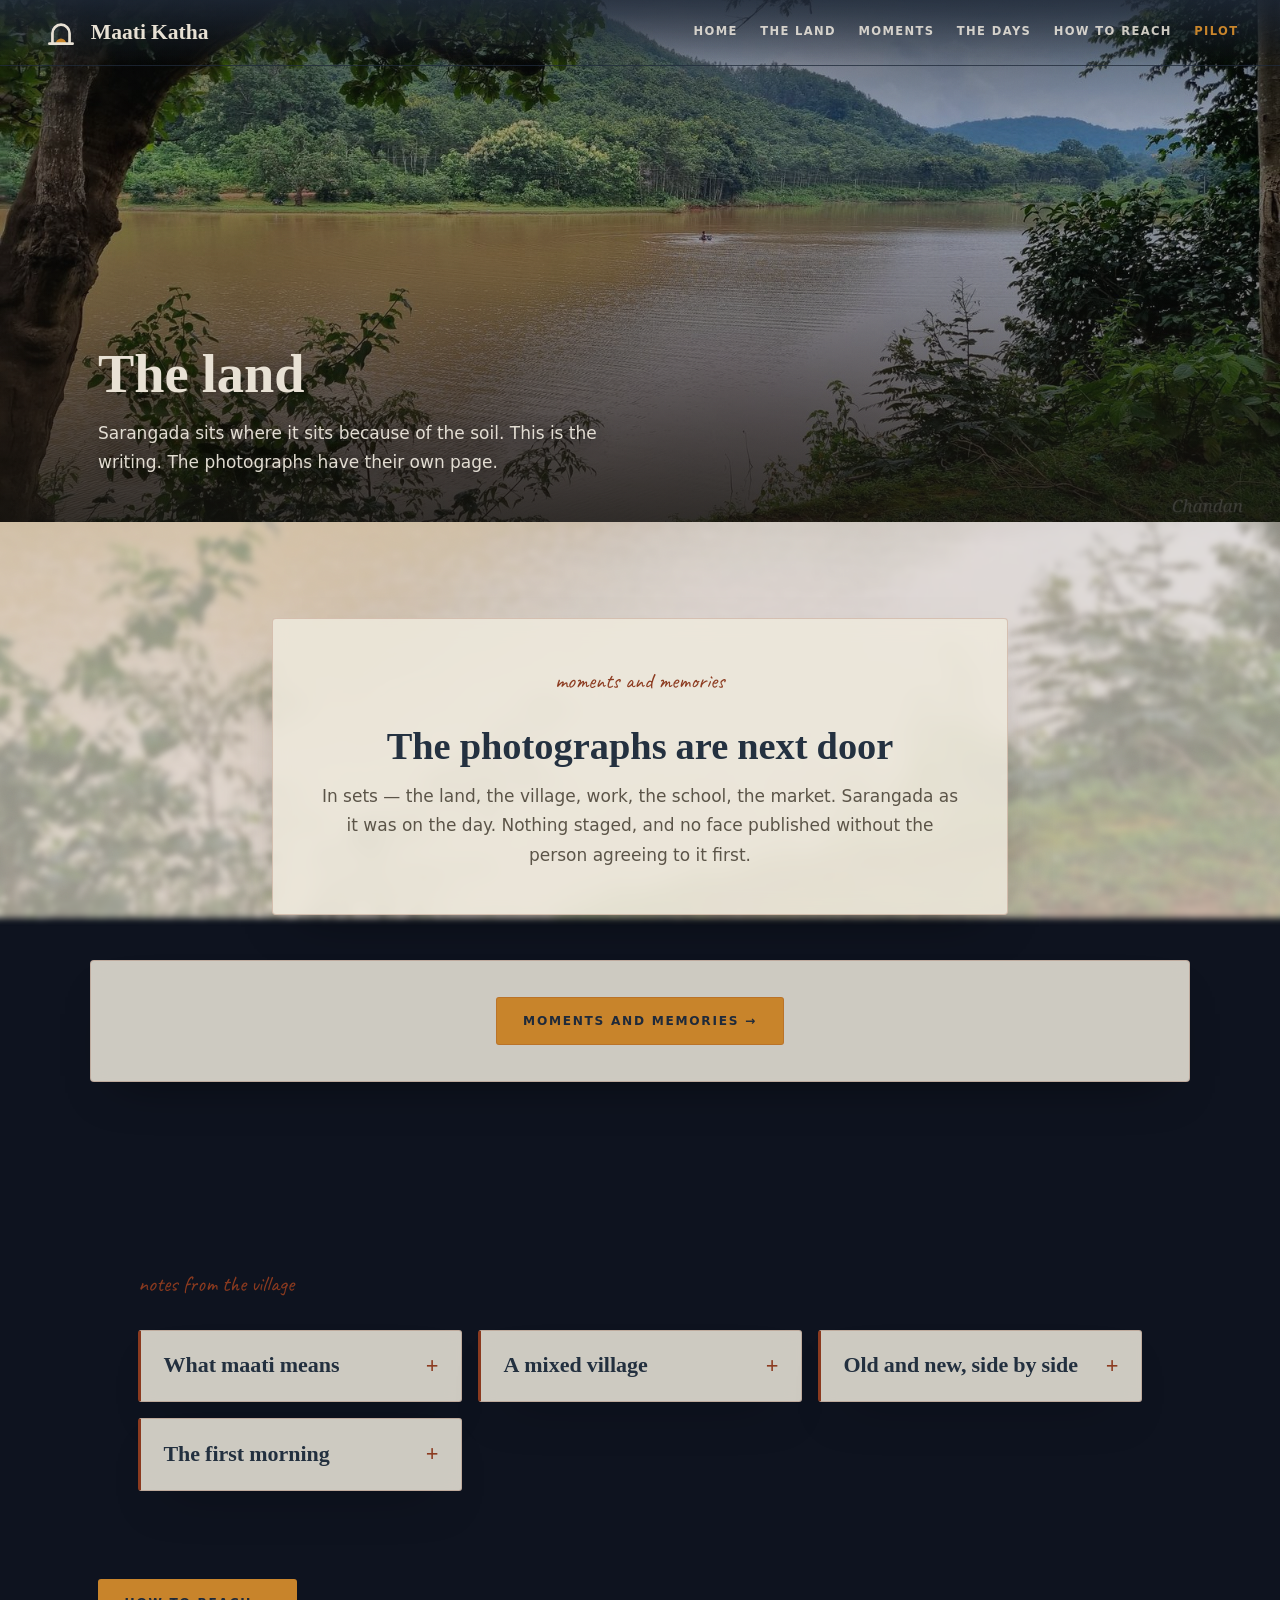
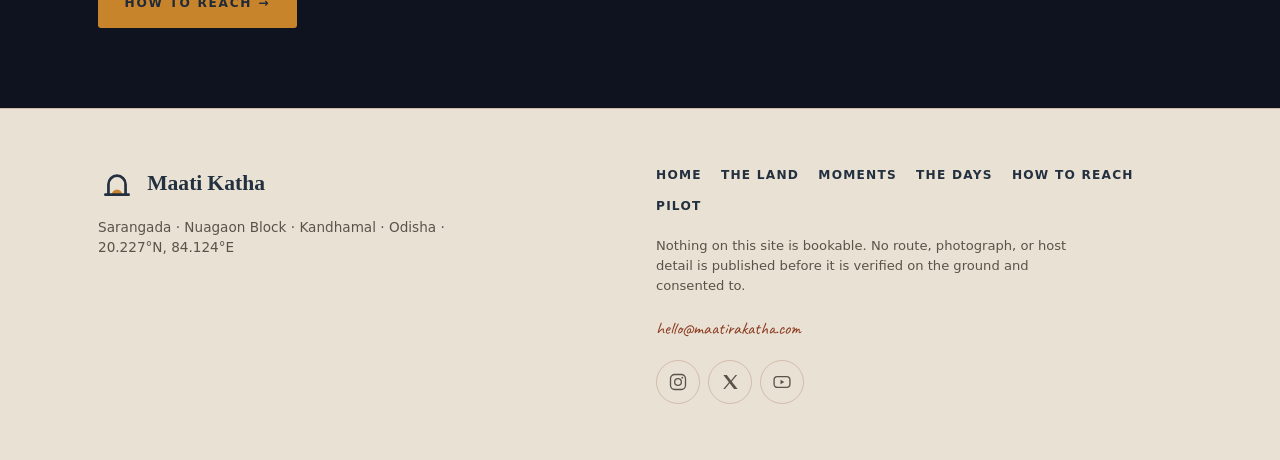
<file: land.html>
<!doctype html>
<html lang="en">
<head>
<meta charset="utf-8">
<meta name="viewport" content="width=device-width, initial-scale=1.0, maximum-scale=5.0, viewport-fit=cover">
<title>The land — Maati Katha</title>
<meta name="description" content="The soil, the hills and the monsoon of Sarangada, Kandhamal — notes and photographs.">
<meta name="color-scheme" content="light dark">
<meta name="theme-color" content="#1F2A3A">
<link rel="icon" href="assets/favicon.svg" type="image/svg+xml">
<link rel="icon" href="assets/favicon-32.png" sizes="32x32" type="image/png">
<link rel="apple-touch-icon" href="assets/apple-touch-icon.png">
<meta property="og:type" content="website">
<meta property="og:title" content="The land — Maati Katha">
<meta property="og:description" content="A seven-day life-exchange in Sarangada, Kandhamal, Odisha. No fake experiences. Just life as it is.">
<meta property="og:url" content="https://maatirakatha.com/land.html">
<meta property="og:image" content="https://maatirakatha.com/assets/land.jpg">
<meta name="twitter:card" content="summary_large_image">
<meta name="twitter:title" content="The land — Maati Katha">
<meta name="twitter:description" content="A seven-day life-exchange in Sarangada, Kandhamal, Odisha. No fake experiences. Just life as it is.">
<meta name="twitter:image" content="https://maatirakatha.com/assets/land.jpg">
<link rel="canonical" href="https://maatirakatha.com/land.html">
<script>document.documentElement.className+=' js'</script>
<link rel="stylesheet" href="assets/site.css">
<body class="bg-land">
<div class="grain" aria-hidden="true"></div>
<div class="progress-bar" aria-hidden="true"></div>

<nav class="site-nav" aria-label="Primary navigation">
  <a class="brand-mark" href="index.html" aria-label="Maati Katha home">
    <svg class="brand-logo" viewBox="0 0 24 24" aria-hidden="true" focusable="false">
      <path class="sun" d="M8.7 18.75a3.3 3.3 0 0 1 6.6 0z"/>
      <path class="frame" d="M6.6 18.75V12.15a5.4 5.4 0 0 1 10.8 0v6.6"/>
      <path class="frame" d="M4.65 18.75h14.7"/>
    </svg>
    <span>Maati Katha</span>
  </a>
  <!-- Shown only when JS is on (.js is set in <head>). Without JS the strip below
       stays exactly as it was — a scrolling row — so the nav never depends on this. -->
  <button class="nav-toggle" type="button" aria-expanded="false" aria-controls="nav-links"
          aria-label="Open menu">
    <span class="bars" aria-hidden="true"><i></i><i></i><i></i></span>
  </button>
  <div class="nav-links" id="nav-links">
    <a href="index.html">Home</a>
    <a href="land.html" aria-current="page">The land</a>
    <a href="photographs.html">Moments</a>
    <a href="days.html">The days</a>
    <a href="visit.html">How to reach</a>
    <a class="nav-cta" href="visit.html#interest">Pilot</a>
  </div>
</nav>

<main id="top">

  <header class="page-head head-land">
    <div class="page-head-inner">
      <h1>The land</h1>
      <p>Sarangada sits where it sits because of the soil. This is the writing. The photographs have their own page.</p>
    </div>
  </header>

  <!-- The photographs are not here. Every one of them lives once, on
       photographs.html, and duplicating a selection onto this page put eight of
       them on two pages at the same time. This page is the writing. -->
  <section class="gallery-wrap" id="gallery">
    <div class="gallery-header inner reveal">
      <span class="eyebrow">moments and memories</span>
      <h2 class="gallery-title">The photographs are next door</h2>
      <p class="gallery-sub">In sets — the land, the village, work, the school, the market. Sarangada as it was on the day. Nothing staged, and no face published without the person agreeing to it first.</p>
    </div>
    <p class="gallery-more inner reveal">
      <a class="btn primary" href="photographs.html">Moments and Memories &rarr;</a>
    </p>
  </section>

  <!-- NOTES — click a box to open it. To add one, copy a <details> block. -->
  <section class="notes" id="notes">
    <span class="eyebrow reveal">notes from the village</span>
    <div class="notes-grid">

      <details class="note reveal" style="--d:.06s">
        <summary>What maati means</summary>
        <div class="note-body">
          <p><em>Maati</em> means soil. It also means the place you are from.</p>
          <p>The soil here is red, full of iron. That is why our turmeric comes out the colour it does. Under the red there is clay, and the clay holds monsoon water long enough for paddy to grow.</p>
          <p>The village sits exactly where it sits because of that soil. Three kilometres east and the floods would reach it.</p>
          <p><em>Katha</em> means story. The soil has one. You have to stay a while to hear it.</p>
        </div>
      </details>

      <details class="note reveal" style="--d:.12s">
        <summary>A mixed village</summary>
        <div class="note-body">
          <p>Sarangada is not a tribal village. It is not a non-tribal village either. It is mixed, the way most villages in Kandhamal actually are.</p>
          <p>Kondh families, who were here first. Brahmin and Kshatriya families who came later. Christian families whose churches stand near the older shrines.</p>
          <p>Kandhamal has had hard years. We will not pretend otherwise. But the well is the same well, the road is the same road, and the monsoon arrives on everyone at once.</p>
        </div>
      </details>

      <details class="note reveal" style="--d:.18s">
        <summary>Old and new, side by side</summary>
        <div class="note-body">
          <p>A mud wall holding up a metal roof. A wooden plough next to an electric borewell. Food cooked on a chulha, served on a leaf plate, photographed on a phone.</p>
          <p>That is not a contradiction. That is what a working village looks like in 2026. Both roofs kept the rain out. One cost less.</p>
          <p>So when you come, do not photograph only the old parts. The power lines over the field at sunset are in the picture too.</p>
        </div>
      </details>

      <details class="note reveal" style="--d:.24s">
        <summary>The first morning</summary>
        <div class="note-body">
          <p>You will wake up before you are ready. Roosters, voices, someone lighting a chulha down the road.</p>
          <p>You will step outside before you have had tea. The air smells of woodsmoke and wet earth, and in the right season, drying turmeric.</p>
          <p>Then someone hands you tea. It is too sweet. You drink it anyway.</p>
        </div>
      </details>

      <!--
      <details class="note soon reveal" style="--d:.30s">
        <summary>A note, coming soon</summary>
        <div class="note-body">
          <p>I am writing more about this village. Writing about a place takes longer than writing about the idea of one. This space is held.</p>
        </div>
      </details>

      <details class="note soon reveal" style="--d:.36s">
        <summary>A note, coming soon</summary>
        <div class="note-body">
          <p>More will go here as the pilot takes shape.</p>
        </div>
      </details>
      -->

    </div>
  </section>

  <section class="page-jump">
    <a class="btn primary" href="visit.html">How to reach &rarr;</a>
  </section>

</main>

<footer class="site-foot">
  <div class="site-foot-inner">
    <div class="foot-col foot-brand">
      <a class="brand-mark" href="index.html" aria-label="Maati Katha home">
        <svg class="brand-logo" viewBox="0 0 24 24" aria-hidden="true" focusable="false">
          <path class="sun" d="M8.7 18.75a3.3 3.3 0 0 1 6.6 0z"/>
          <path class="frame" d="M6.6 18.75V12.15a5.4 5.4 0 0 1 10.8 0v6.6"/>
          <path class="frame" d="M4.65 18.75h14.7"/>
        </svg>
        <span>Maati Katha</span>
      </a>
      <p class="foot-loc">Sarangada · Nuagaon Block · Kandhamal · Odisha · 20.227°N, 84.124°E</p>
    </div>
    <div class="foot-col foot-links">
      <nav class="foot-nav" aria-label="Footer navigation">
        <a href="index.html">Home</a>
        <a href="land.html">The land</a>
        <a href="photographs.html">Moments</a>
        <a href="days.html">The days</a>
        <a href="visit.html">How to reach</a>
        <a href="visit.html#interest">Pilot</a>
      </nav>
      <p class="foot-disclaimer">Nothing on this site is bookable. No route, photograph, or host detail is published before it is verified on the ground and consented to.</p>
      <a class="foot-mail" href="mailto:hello@maatirakatha.com">hello@maatirakatha.com</a>
      <!-- SOCIAL — same block on every page; change it here and in the other four. -->
      <nav class="foot-social" aria-label="Social links">
        <a href="https://www.instagram.com/maati.ra.katha/" aria-label="Maati Katha on Instagram"
           target="_blank" rel="me noopener noreferrer">
          <svg viewBox="0 0 24 24" aria-hidden="true" focusable="false">
            <rect x="3" y="3" width="18" height="18" rx="5"/>
            <circle cx="12" cy="12" r="4"/>
            <circle cx="17.2" cy="6.8" r="1.1" class="dot"/>
          </svg>
        </a>
        <a href="https://x.com/maatirakatha" aria-label="Maati Katha on X"
           target="_blank" rel="me noopener noreferrer">
          <svg viewBox="0 0 24 24" aria-hidden="true" focusable="false">
            <path d="M4 3.5h4.2l5 6.6 5.4-6.6h2l-6.5 7.9 7 9.1h-4.2l-5.3-7-5.7 7h-2l6.8-8.3z" class="solid"/>
          </svg>
        </a>
        <a href="https://www.youtube.com/@MaatiRaKatha" aria-label="Maati Katha on YouTube" target="_blank" rel="me noopener noreferrer">
          <svg viewBox="0 0 24 24" aria-hidden="true" focusable="false">
            <rect x="2.5" y="5.5" width="19" height="13" rx="4"/>
            <path d="M10.2 9.4v5.2l4.6-2.6z" class="solid"/>
          </svg>
        </a>
      </nav>
    </div>
  </div>
</footer>

<script>
/* ============ Reveal + progress ============ */
(function () {
  var obs = new IntersectionObserver(function (entries) {
    entries.forEach(function (e) {
      // top < 0 catches anything already scrolled past. An anchor such as
      // photographs.html#school-meal jumps straight down the page, and every
      // element above it would otherwise never intersect and stay invisible.
      if (e.isIntersecting || e.boundingClientRect.top < 0) {
        e.target.classList.add('visible');
        obs.unobserve(e.target);
      }
    });
  }, { threshold: 0, rootMargin: '0px 0px -40px 0px' });
  document.querySelectorAll('.reveal').forEach(function (el) { obs.observe(el); });

  // An anchor such as photographs.html#school-meal jumps the page before the
  // observer's first entries land, so everything above the landing point never
  // changes intersection state and would stay invisible for good. Sweep once,
  // after the jump has settled.
  addEventListener('load', function () {
    document.querySelectorAll('.reveal').forEach(function (el) {
      if (el.getBoundingClientRect().top < innerHeight) {
        el.classList.add('visible');
        obs.unobserve(el);
      }
    });
  });

  var bar = document.querySelector('.progress-bar');
  var nav = document.querySelector('.site-nav');
  window.addEventListener('scroll', function () {
    var pct = window.scrollY / (document.documentElement.scrollHeight - window.innerHeight);
    bar.style.width = (pct * 100) + '%';
    if (nav) nav.classList.toggle('scrolled', window.scrollY > 60);
  }, { passive: true });

  /* ---- Mobile menu ----
     Six nav items need ~418px and a 390px phone gives the strip ~316px, so the
     Pilot link sat off the edge. The button is invisible without .js, so this is
     the only thing that can open the panel — there is no CSS-only state to
     drift out of sync with aria-expanded. */
  var toggle = document.querySelector('.nav-toggle');
  var links = document.getElementById('nav-links');
  if (toggle && links) {
    var setMenu = function (open) {
      toggle.setAttribute('aria-expanded', String(open));
      toggle.setAttribute('aria-label', open ? 'Close menu' : 'Open menu');
      links.classList.toggle('open', open);
    };
    toggle.addEventListener('click', function () {
      setMenu(toggle.getAttribute('aria-expanded') !== 'true');
    });
    // A same-page anchor does not reload, so without this the panel stays open
    // over the section it just jumped to.
    links.addEventListener('click', function (e) {
      if (e.target.closest('a')) setMenu(false);
    });
    document.addEventListener('keydown', function (e) {
      if (e.key === 'Escape' && toggle.getAttribute('aria-expanded') === 'true') {
        setMenu(false);
        toggle.focus();
      }
    });
    document.addEventListener('click', function (e) {
      if (nav && !nav.contains(e.target)) setMenu(false);
    });
    // Rotating to landscape crosses the breakpoint; the panel would otherwise be
    // left open as a stray block under a nav that is no longer collapsed.
    addEventListener('resize', function () {
      if (innerWidth > 768) setMenu(false);
    }, { passive: true });
  }
})();
</script>
<script src="assets/gallery.js" defer></script>

</body>
</html>
</file>
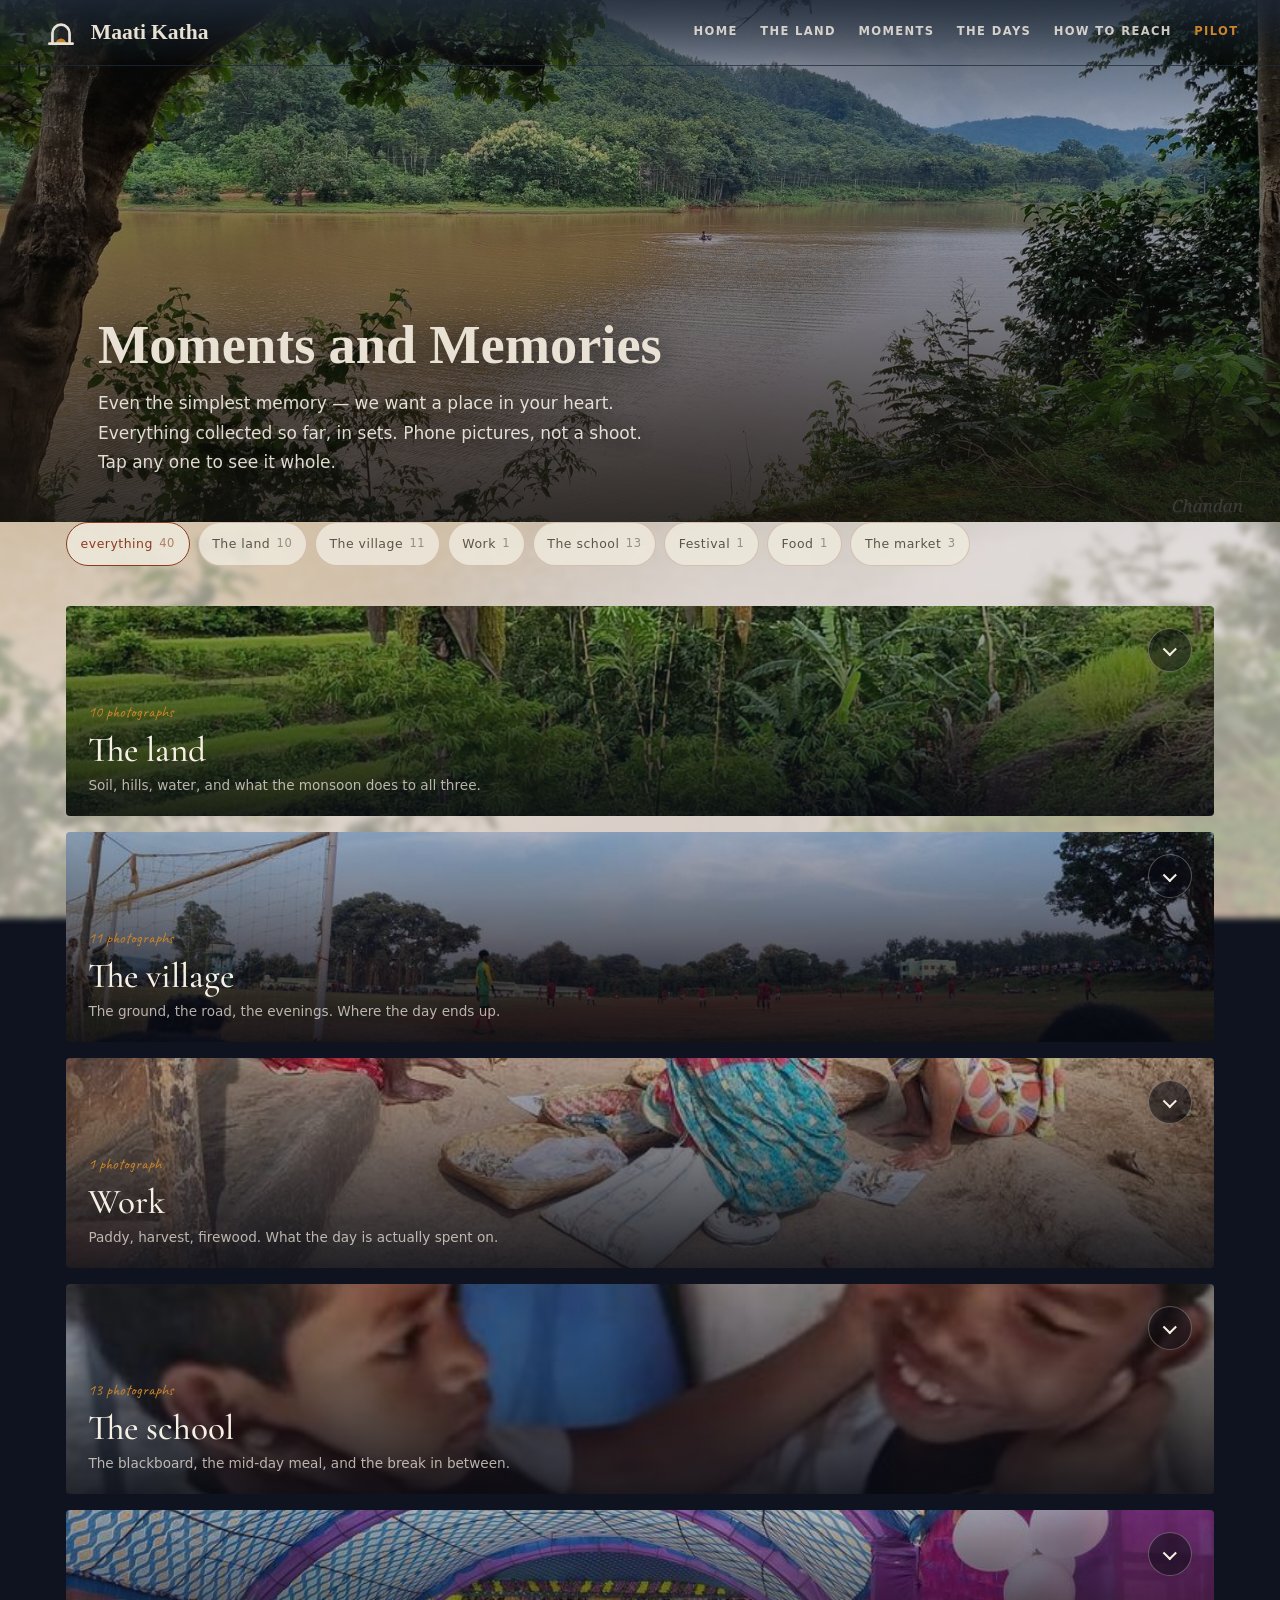
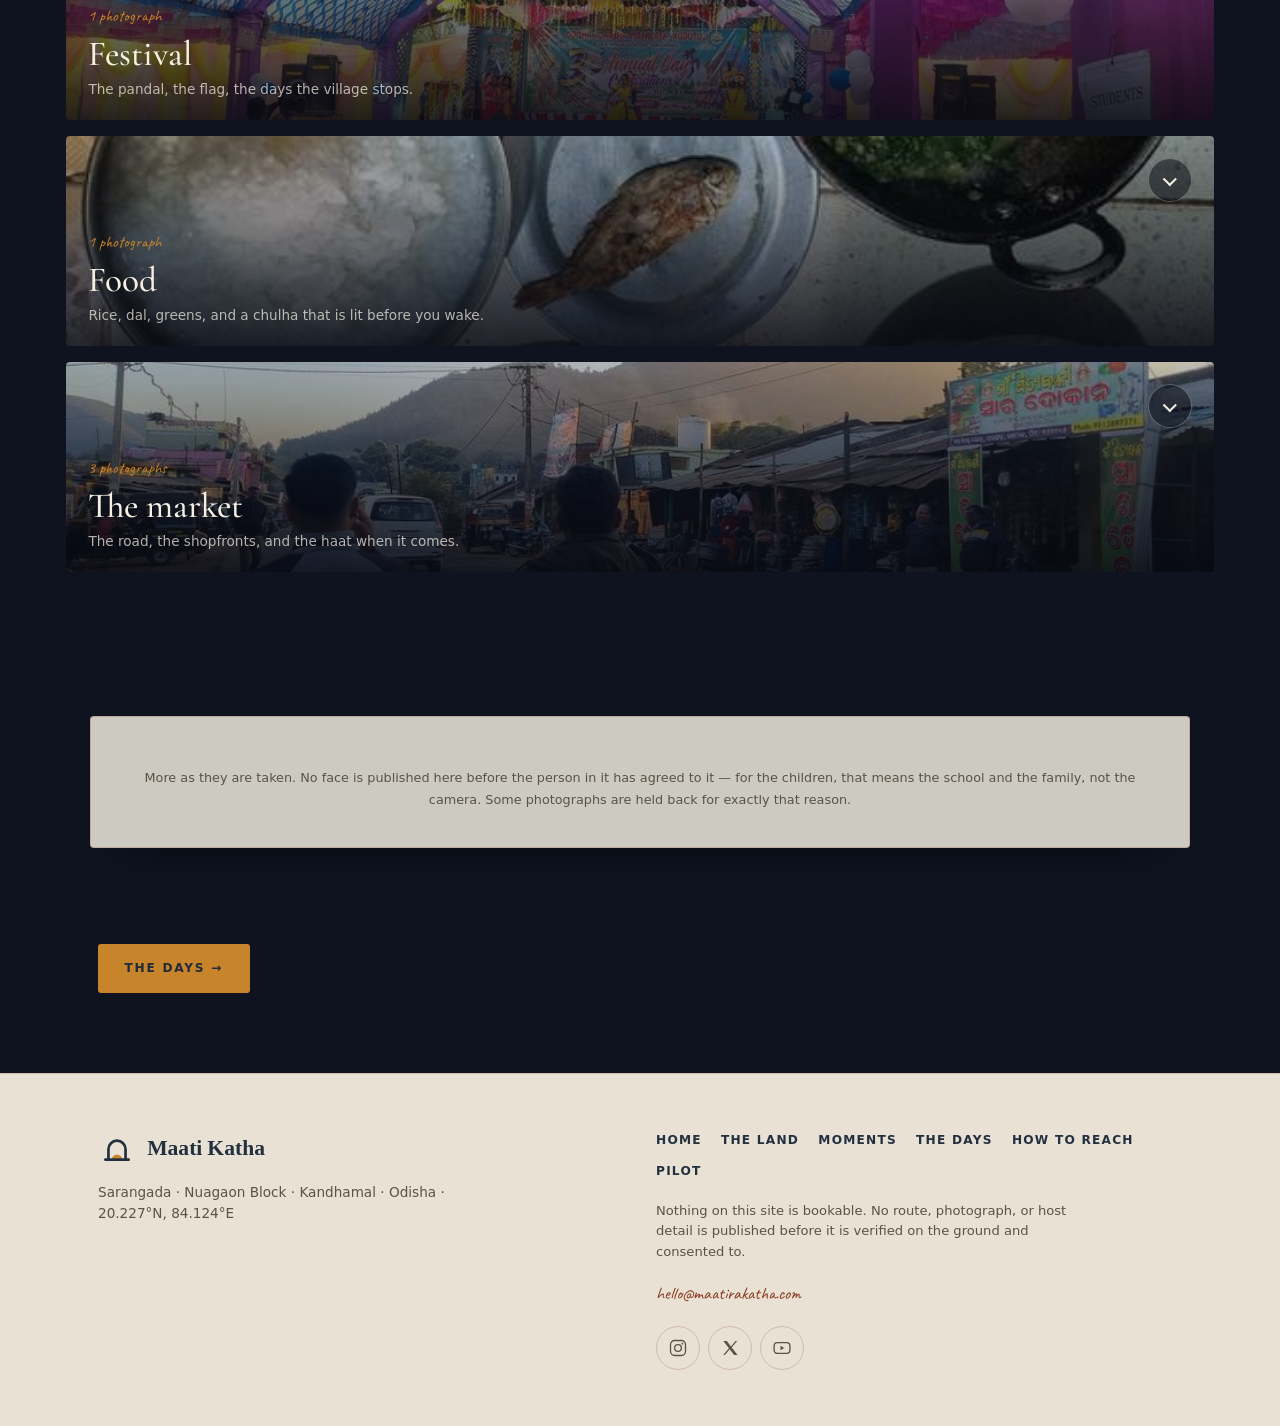
<file: photographs.html>
<!doctype html>
<html lang="en">
<head>
<meta charset="utf-8">
<meta name="viewport" content="width=device-width, initial-scale=1.0, maximum-scale=5.0, viewport-fit=cover">
<title>Moments and Memories — Maati Katha</title>
<meta name="description" content="Every photograph collected so far from Sarangada, Kandhamal — the land, the village, work, the school, the market.">
<meta name="color-scheme" content="light dark">
<meta name="theme-color" content="#1F2A3A">
<link rel="icon" href="assets/favicon.svg" type="image/svg+xml">
<link rel="icon" href="assets/favicon-32.png" sizes="32x32" type="image/png">
<link rel="apple-touch-icon" href="assets/apple-touch-icon.png">
<meta property="og:type" content="website">
<meta property="og:title" content="Moments and Memories — Maati Katha">
<meta property="og:description" content="Sarangada as it was on the day. Nothing staged, and no face published without the person agreeing to it first.">
<meta property="og:url" content="https://maatirakatha.com/photographs.html">
<meta property="og:image" content="https://maatirakatha.com/assets/land.jpg">
<meta name="twitter:card" content="summary_large_image">
<meta name="twitter:title" content="Moments and Memories — Maati Katha">
<meta name="twitter:description" content="Sarangada as it was on the day. Nothing staged, and no face published without the person agreeing to it first.">
<meta name="twitter:image" content="https://maatirakatha.com/assets/land.jpg">
<link rel="canonical" href="https://maatirakatha.com/photographs.html">
<script>document.documentElement.className+=' js'</script>
<link rel="stylesheet" href="assets/site.css">
<body class="bg-land">
<div class="grain" aria-hidden="true"></div>
<div class="progress-bar" aria-hidden="true"></div>

<nav class="site-nav" aria-label="Primary navigation">
  <a class="brand-mark" href="index.html" aria-label="Maati Katha home">
    <svg class="brand-logo" viewBox="0 0 24 24" aria-hidden="true" focusable="false">
      <path class="sun" d="M8.7 18.75a3.3 3.3 0 0 1 6.6 0z"/>
      <path class="frame" d="M6.6 18.75V12.15a5.4 5.4 0 0 1 10.8 0v6.6"/>
      <path class="frame" d="M4.65 18.75h14.7"/>
    </svg>
    <span>Maati Katha</span>
  </a>
  <!-- Shown only when JS is on (.js is set in <head>). Without JS the strip below
       stays exactly as it was — a scrolling row — so the nav never depends on this. -->
  <button class="nav-toggle" type="button" aria-expanded="false" aria-controls="nav-links"
          aria-label="Open menu">
    <span class="bars" aria-hidden="true"><i></i><i></i><i></i></span>
  </button>
  <div class="nav-links" id="nav-links">
    <a href="index.html">Home</a>
    <a href="land.html">The land</a>
    <a href="photographs.html" aria-current="page">Moments</a>
    <a href="days.html">The days</a>
    <a href="visit.html">How to reach</a>
    <a class="nav-cta" href="visit.html#interest">Pilot</a>
  </div>
</nav>

<main id="top">

  <header class="page-head head-land">
    <div class="page-head-inner">
      <h1>Moments and Memories</h1>
      <p>Even the simplest memory — we want a place in your heart. Everything collected so far, in sets. Phone pictures, not a shoot. Tap any one to see it whole.</p>
    </div>
  </header>

  <!-- Nothing between the markers is written by hand. Edit _incoming/manifest.csv —
       set publish=yes, fill in group, caption, alt and consent — then run
       `python tools/photos.py render`. Sections come from GROUPS in tools/photos.py. -->
  <!-- GALLERY:START — generated by tools/photos.py render. Do not edit by hand. -->
  <nav class="tag-bar inner reveal" aria-label="Jump to an album">
      <a class="tag-chip tag-all is-on" href="#" data-album="">everything <small>40</small></a>
      <a class="tag-chip" href="#land" data-album="land">The land <small>10</small></a>
      <a class="tag-chip" href="#village" data-album="village">The village <small>11</small></a>
      <a class="tag-chip" href="#work" data-album="work">Work <small>1</small></a>
      <a class="tag-chip" href="#school" data-album="school">The school <small>13</small></a>
      <a class="tag-chip" href="#festival" data-album="festival">Festival <small>1</small></a>
      <a class="tag-chip" href="#food" data-album="food">Food <small>1</small></a>
      <a class="tag-chip" href="#market" data-album="market">The market <small>3</small></a>
  </nav>
  <details class="album" id="land">
    <summary class="album-cover" style="background-image:linear-gradient(to top, rgba(8,10,18,.88), rgba(8,10,18,.25)),url(assets/covers/terraces.jpg)">
      <span class="album-eyebrow">10 photographs</span>
      <span class="album-title">The land</span>
      <span class="album-sub">Soil, hills, water, and what the monsoon does to all three.</span>
      <span class="album-cue" aria-hidden="true"></span>
    </summary>
    <div class="gallery-grid inner">
      <figure id="paddy-rays" class="photo-card photo-card--tall reveal" style="--d:0.06s"
              data-tags="paddy,water,monsoon,sunset"
              tabindex="0" role="button" aria-label="Open photograph: Sun through the cloud, over flooded paddy">
        <img src="assets/photos/paddy-rays.jpg" alt="Sun breaking through a cloud in rays over flooded paddy fields, low hills on the horizon, the water holding the reflection"
             width="933" height="1600" loading="lazy" decoding="async">
        <figcaption>Sun through the cloud, over flooded paddy<small class="credit">Debendra</small></figcaption>
      </figure>
      <figure id="paddy-plain" class="photo-card photo-card--wide reveal" style="--d:0.10s"
              data-tags="paddy,monsoon,palm,hills"
              tabindex="0" role="button" aria-label="Open photograph: The whole plain under one cloud">
        <img src="assets/photos/paddy-plain.jpg" alt="Green paddy stretching to low hills under a flat grey monsoon cloud, date palms and scrub in the foreground, a power line crossing the frame"
             width="1600" height="846" loading="lazy" decoding="async">
        <figcaption>The whole plain under one cloud<small class="credit">Debendra</small></figcaption>
      </figure>
      <figure id="ridge-sun" class="photo-card reveal" style="--d:0.14s"
              data-tags="sunset,hills,fields"
              tabindex="0" role="button" aria-label="Open photograph: The sun going down behind the ridge">
        <img src="assets/photos/ridge-sun.jpg" alt="The sun setting behind a forested ridge, orange cloud above it, terraced fields and scattered trees on the slope below"
             width="1600" height="679" loading="lazy" decoding="async">
        <figcaption>The sun going down behind the ridge<small class="credit">Debendra</small></figcaption>
      </figure>
      <figure id="lotus-tank" class="photo-card reveal" style="--d:0.18s"
              data-tags="water,tank,lotus,hills"
              tabindex="0" role="button" aria-label="Open photograph: Lily pads to the far bank">
        <img src="assets/photos/lotus-tank.jpg" alt="A tank covered edge to edge with lily pads, tall grass in the foreground, a wooded hill rising behind the far bank"
             width="1600" height="679" loading="lazy" decoding="async">
        <figcaption>Lily pads to the far bank<small class="credit">Debendra</small></figcaption>
      </figure>
      <figure id="cattle-hill" class="photo-card photo-card--tall reveal" style="--d:0.22s"
              data-tags="cattle,paddy,hills,road"
              tabindex="0" role="button" aria-label="Open photograph: Cattle out below the hill, paddy turning">
        <img src="assets/photos/cattle-hill.jpg" alt="White and brown cattle grazing on rough ground below a forested hill, a strip of paddy turning yellow behind them, a metalled road curving away to the left"
             width="1256" height="1600" loading="lazy" decoding="async">
        <figcaption>Cattle out below the hill, paddy turning<small class="credit">Debendra</small></figcaption>
      </figure>
      <figure id="bikes-paddy" class="photo-card reveal" style="--d:0.26s"
              data-tags="paddy,bikes,red earth,green"
              tabindex="0" role="button" aria-label="Open photograph: Bikes at the edge of the paddy">
        <img src="assets/photos/bikes-paddy.jpg" alt="Motorcycles parked at the edge of a green paddy field"
             width="1600" height="739" loading="lazy" decoding="async">
        <figcaption>Bikes at the edge of the paddy</figcaption>
      </figure>
      <figure id="mist-hills" class="photo-card reveal" style="--d:0.30s"
              data-tags="hills,mist,monsoon,forest"
              tabindex="0" role="button" aria-label="Open photograph: Mist on the Eastern Ghats">
        <img src="assets/photos/mist-hills.jpg" alt="Mist sitting on forested hills of the Eastern Ghats"
             width="1600" height="900" loading="lazy" decoding="async">
        <figcaption>Mist on the Eastern Ghats</figcaption>
      </figure>
      <figure id="paddy-green" class="photo-card reveal" style="--d:0.34s"
              data-tags="paddy,monsoon,hills,green"
              tabindex="0" role="button" aria-label="Open photograph: Paddy after the rain">
        <img src="assets/photos/paddy-green.jpg" alt="Green paddy after rain, hills in the distance"
             width="1600" height="900" loading="lazy" decoding="async">
        <figcaption>Paddy after the rain</figcaption>
      </figure>
      <figure id="terraces" class="photo-card photo-card--feature reveal" style="--d:0.34s"
              data-tags="paddy,terraces,monsoon,hills,green"
              tabindex="0" role="button" aria-label="Open photograph: Paddy terraced into the hillside">
        <img src="assets/photos/terraces.jpg" alt="Paddy terraced into a hillside in Kandhamal, banana and palm above the bunds"
             width="1600" height="900" loading="lazy" decoding="async">
        <figcaption>Paddy terraced into the hillside</figcaption>
      </figure>
      <figure id="road-ghats" class="photo-card photo-card--tall reveal" style="--d:0.34s"
              data-tags="road,hills,forest,ghats"
              tabindex="0" role="button" aria-label="Open photograph: The road climbing west">
        <img src="assets/photos/road-ghats.jpg" alt="The road climbing west into the Eastern Ghats"
             width="900" height="1600" loading="lazy" decoding="async">
        <figcaption>The road climbing west</figcaption>
      </figure>
    </div>
  </details>

  <details class="album" id="village">
    <summary class="album-cover" style="background-image:linear-gradient(to top, rgba(8,10,18,.88), rgba(8,10,18,.25)),url(assets/covers/football-wide.jpg)">
      <span class="album-eyebrow">11 photographs</span>
      <span class="album-title">The village</span>
      <span class="album-sub">The ground, the road, the evenings. Where the day ends up.</span>
      <span class="album-cue" aria-hidden="true"></span>
    </summary>
    <div class="gallery-grid inner">
      <figure id="house-door" class="photo-card reveal" style="--d:0.06s"
              data-tags="mud house,door,laterite"
              tabindex="0" role="button" aria-label="Open photograph: A door in a mud wall, and the dates chalked beside it">
        <img src="assets/photos/house-door.jpg" alt="Blue metal door set in a mud-plastered wall, chalk writing and dates on the laterite beside it, a low bench of packed earth to the left"
             width="1280" height="591" loading="lazy" decoding="async">
        <figcaption>A door in a mud wall, and the dates chalked beside it</figcaption>
      </figure>
      <figure id="yard-monsoon" class="photo-card reveal" style="--d:0.10s"
              data-tags="monsoon,yard,roofs"
              tabindex="0" role="button" aria-label="Open photograph: What the monsoon does to a yard in a fortnight">
        <img src="assets/photos/yard-monsoon.jpg" alt="A yard grown over with green after rain, tin and tiled roofs behind it, a moss-covered concrete wall on the right and a barbed wire fence in front"
             width="1280" height="591" loading="lazy" decoding="async">
        <figcaption>What the monsoon does to a yard in a fortnight</figcaption>
      </figure>
      <figure id="bike-dusk" class="photo-card photo-card--tall reveal" style="--d:0.14s"
              data-tags="dusk,red earth,motorcycle"
              tabindex="0" role="button" aria-label="Open photograph: The bike left on the ridge track at dusk">
        <img src="assets/photos/bike-dusk.jpg" alt="A motorcycle standing alone on a red earth track along a ridge, a grey plastered house with a metal roof behind it, hills and a yellow evening sky"
             width="1600" height="846" loading="lazy" decoding="async">
        <figcaption>The bike left on the ridge track at dusk<small class="credit">Debendra</small></figcaption>
      </figure>
      <figure id="tank-railing" class="photo-card photo-card--feature reveal" style="--d:0.18s"
              data-tags="tank,water,village"
              tabindex="0" role="button" aria-label="Open photograph: The tank, and the railings someone painted">
        <img src="assets/photos/tank-railing.jpg" alt="A rectangular village tank with stepped concrete sides, the railings around it painted yellow and blue, green paddy and houses on the far bank with a hill behind"
             width="1600" height="846" loading="lazy" decoding="async">
        <figcaption>The tank, and the railings someone painted<small class="credit">Debendra</small></figcaption>
      </figure>
      <figure id="roofs-dusk" class="photo-card reveal" style="--d:0.22s"
              data-tags="dusk,roofs,palm"
              tabindex="0" role="button" aria-label="Open photograph: Sun going down behind the roofs">
        <img src="assets/photos/roofs-dusk.jpg" alt="The sun dropping behind a coconut palm and a line of tin and tile roofs, electric wires crossing an orange sky"
             width="1600" height="727" loading="lazy" decoding="async">
        <figcaption>Sun going down behind the roofs</figcaption>
      </figure>
      <figure id="sunset-wires" class="photo-card reveal" style="--d:0.26s"
              data-tags="dusk,roofs,wires"
              tabindex="0" role="button" aria-label="Open photograph: Orange over the wires">
        <img src="assets/photos/sunset-wires.jpg" alt="An orange and grey sunset behind trees and a corrugated roof, two power lines running across the sky"
             width="1080" height="538" loading="lazy" decoding="async">
        <figcaption>Orange over the wires<small class="credit">Ananta</small></figcaption>
      </figure>
      <figure id="water-tower" class="photo-card reveal" style="--d:0.30s"
              data-tags="dusk,village,road"
              tabindex="0" role="button" aria-label="Open photograph: The water tower at dusk">
        <img src="assets/photos/water-tower.jpg" alt="The village water tower against an evening sky"
             width="1600" height="739" loading="lazy" decoding="async">
        <figcaption>The water tower at dusk</figcaption>
      </figure>
      <figure id="road-sunset" class="photo-card reveal" style="--d:0.34s"
              data-tags="road,sunset,village"
              tabindex="0" role="button" aria-label="Open photograph: Sunset over the village road">
        <img src="assets/photos/road-sunset.jpg" alt="Sunset over the village road"
             width="1600" height="739" loading="lazy" decoding="async">
        <figcaption>Sunset over the village road</figcaption>
      </figure>
      <figure id="ground-red" class="photo-card reveal" style="--d:0.34s"
              data-tags="football,ground,red earth"
              tabindex="0" role="button" aria-label="Open photograph: Red earth, before the match">
        <img src="assets/photos/ground-red.jpg" alt="The red earth football ground before a match, trees along the far edge"
             width="1600" height="739" loading="lazy" decoding="async">
        <figcaption>Red earth, before the match</figcaption>
      </figure>
      <figure id="football-wide" class="photo-card photo-card--wide reveal" style="--d:0.34s"
              data-tags="football,ground,crowd,people,red earth"
              tabindex="0" role="button" aria-label="Open photograph: The whole village at the football ground">
        <img src="assets/photos/football-wide.jpg" alt="Villagers watching a football match on the red earth ground"
             width="1600" height="512" loading="lazy" decoding="async">
        <figcaption>The whole village at the football ground</figcaption>
      </figure>
      <figure id="fire-night" class="photo-card photo-card--tall reveal" style="--d:0.34s"
              data-tags="night,fire,people,evening"
              tabindex="0" role="button" aria-label="Open photograph: The fire after dark">
        <img src="assets/photos/fire-night.jpg" alt="People standing around a fire after dark"
             width="1600" height="1600" loading="lazy" decoding="async">
        <figcaption>The fire after dark</figcaption>
      </figure>
    </div>
  </details>

  <details class="album" id="work">
    <summary class="album-cover" style="background-image:linear-gradient(to top, rgba(8,10,18,.88), rgba(8,10,18,.25)),url(assets/covers/women-earth.jpg)">
      <span class="album-eyebrow">1 photograph</span>
      <span class="album-title">Work</span>
      <span class="album-sub">Paddy, harvest, firewood. What the day is actually spent on.</span>
      <span class="album-cue" aria-hidden="true"></span>
    </summary>
    <div class="gallery-grid inner">
      <figure id="women-earth" class="photo-card photo-card--tall reveal" style="--d:0.06s"
              data-tags="work,women,harvest,red earth,people"
              tabindex="0" role="button" aria-label="Open photograph: Sorting the harvest on bare earth">
        <img src="assets/photos/women-earth.jpg" alt="Women sorting harvest on bare red earth outside a mud-walled house"
             width="1200" height="1600" loading="lazy" decoding="async">
        <figcaption>Sorting the harvest on bare earth</figcaption>
      </figure>
    </div>
  </details>

  <details class="album" id="school">
    <summary class="album-cover" style="background-image:linear-gradient(to top, rgba(8,10,18,.88), rgba(8,10,18,.25)),url(assets/covers/school-ears.jpg)">
      <span class="album-eyebrow">13 photographs</span>
      <span class="album-title">The school</span>
      <span class="album-sub">The blackboard, the mid-day meal, and the break in between.</span>
      <span class="album-cue" aria-hidden="true"></span>
    </summary>
    <div class="gallery-grid inner">
      <figure id="school-marbles" class="photo-card photo-card--tall reveal" style="--d:0.06s"
              data-tags="children,school,play,monsoon,red earth"
              tabindex="0" role="button" aria-label="Open photograph: Marbles, before the bell">
        <img src="assets/photos/school-marbles.jpg" alt="Three boys crouched over marbles on packed earth, a girl in a blue uniform watching from concrete steps"
             width="640" height="1280" loading="lazy" decoding="async">
        <figcaption>Marbles, before the bell</figcaption>
      </figure>
      <figure id="school-meal" class="photo-card photo-card--wide reveal" style="--d:0.10s"
              data-tags="children,school,food,mid-day meal,indoors"
              tabindex="0" role="button" aria-label="Open photograph: Mid-day meal, on the floor">
        <img src="assets/photos/school-meal.jpg" alt="Two boys in school uniform sitting on the floor eating rice from steel plates, one laughing"
             width="1600" height="800" loading="lazy" decoding="async">
        <figcaption>Mid-day meal, on the floor</figcaption>
      </figure>
      <figure id="school-dose" class="photo-card photo-card--tall reveal" style="--d:0.14s"
              data-tags="children,school,health,indoors"
              tabindex="0" role="button" aria-label="Open photograph: A dose, straight from the tumbler">
        <img src="assets/photos/school-dose.jpg" alt="A man pouring from a steel tumbler into a boy&#x27;s mouth in a classroom, other children waiting"
             width="1360" height="1600" loading="lazy" decoding="async">
        <figcaption>A dose, straight from the tumbler</figcaption>
      </figure>
      <figure id="school-blue" class="photo-card photo-card--tall reveal" style="--d:0.18s"
              data-tags="children,school,uniform,monsoon,trees"
              tabindex="0" role="button" aria-label="Open photograph: Blue uniforms under the tree">
        <img src="assets/photos/school-blue.jpg" alt="Six girls in blue school uniforms standing barefoot on wet earth under a large tree"
             width="640" height="1280" loading="lazy" decoding="async">
        <figcaption>Blue uniforms under the tree</figcaption>
      </figure>
      <figure id="school-garden" class="photo-card photo-card--feature reveal" style="--d:0.22s"
              data-tags="children,school,work,planting"
              tabindex="0" role="button" aria-label="Open photograph: The school plot, being planted">
        <img src="assets/photos/school-garden.jpg" alt="Children and two adults bent over a tilled plot beside a school building painted with Odia murals"
             width="1040" height="780" loading="lazy" decoding="async">
        <figcaption>The school plot, being planted</figcaption>
      </figure>
      <figure id="school-ears" class="photo-card photo-card--tall reveal" style="--d:0.26s"
              data-tags="children,school,play,classroom,indoors"
              tabindex="0" role="button" aria-label="Open photograph: Ear to ear">
        <img src="assets/photos/school-ears.jpg" alt="Two boys holding each other by the ears and laughing in a classroom, blackboard behind"
             width="640" height="1280" loading="lazy" decoding="async">
        <figcaption>Ear to ear</figcaption>
      </figure>
      <figure id="school-outside" class="photo-card photo-card--wide reveal" style="--d:0.30s"
              data-tags="children,school,uniform,winter"
              tabindex="0" role="button" aria-label="Open photograph: Outside, in the winter light">
        <img src="assets/photos/school-outside.jpg" alt="Nine boys in school uniform crowded into a pose on the paving outside a school building"
             width="1280" height="656" loading="lazy" decoding="async">
        <figcaption>Outside, in the winter light</figcaption>
      </figure>
      <figure id="school-library" class="photo-card photo-card--wide reveal" style="--d:0.34s"
              data-tags="school,students,library,indoors,posed"
              tabindex="0" role="button" aria-label="Open photograph: In the library">
        <img src="assets/photos/school-library.jpg" alt="Six older students standing behind a seated young man in a school library lined with numbered subject cupboards"
             width="1410" height="920" loading="lazy" decoding="async">
        <figcaption>In the library</figcaption>
      </figure>
      <figure id="school-assembly" class="photo-card photo-card--wide reveal" style="--d:0.34s"
              data-tags="school,flag,assembly,winter,red earth"
              tabindex="0" role="button" aria-label="Open photograph: Assembly, with the flag">
        <img src="assets/photos/school-assembly.jpg" alt="Rows of boys in white shirts and navy shorts standing in formation on a red earth ground, one holding the national flag"
             width="1280" height="576" loading="lazy" decoding="async">
        <figcaption>Assembly, with the flag</figcaption>
      </figure>
      <figure id="school-selfie" class="photo-card photo-card--wide reveal" style="--d:0.34s"
              data-tags="children,school,play"
              tabindex="0" role="button" aria-label="Open photograph: Everyone wants to be in it">
        <img src="assets/photos/school-selfie.jpg" alt="A man taking a selfie with about fifteen children crowding and waving behind him in a school veranda"
             width="1280" height="660" loading="lazy" decoding="async">
        <figcaption>Everyone wants to be in it</figcaption>
      </figure>
      <figure id="school-flag" class="photo-card photo-card--tall reveal" style="--d:0.34s"
              data-tags="school,flag,teachers,ceremony,winter"
              tabindex="0" role="button" aria-label="Open photograph: Before the flag goes up">
        <img src="assets/photos/school-flag.jpg" alt="Five teachers standing either side of a table of framed portraits beneath a flagpole on a school ground"
             width="576" height="1280" loading="lazy" decoding="async">
        <figcaption>Before the flag goes up</figcaption>
      </figure>
      <figure id="school-band" class="photo-card photo-card--tall reveal" style="--d:0.34s"
              data-tags="school,students,drums,music,winter,red earth"
              tabindex="0" role="button" aria-label="Open photograph: The band, waiting to start">
        <img src="assets/photos/school-band.jpg" alt="Three older students on red earth holding a dhol and a snare drum, one wearing a tricolour headband"
             width="576" height="1280" loading="lazy" decoding="async">
        <figcaption>The band, waiting to start</figcaption>
      </figure>
      <figure id="school-walk" class="photo-card photo-card--tall reveal" style="--d:0.34s"
              data-tags="children,school,road,winter,dusk"
              tabindex="0" role="button" aria-label="Open photograph: Walking back with the school">
        <img src="assets/photos/school-walk.jpg" alt="A man taking a selfie on a village road at dusk with schoolchildren in uniform walking behind him"
             width="577" height="1280" loading="lazy" decoding="async">
        <figcaption>Walking back with the school</figcaption>
      </figure>
    </div>
  </details>

  <details class="album" id="festival">
    <summary class="album-cover" style="background-image:linear-gradient(to top, rgba(8,10,18,.88), rgba(8,10,18,.25)),url(assets/covers/pandal.jpg)">
      <span class="album-eyebrow">1 photograph</span>
      <span class="album-title">Festival</span>
      <span class="album-sub">The pandal, the flag, the days the village stops.</span>
      <span class="album-cue" aria-hidden="true"></span>
    </summary>
    <div class="gallery-grid inner">
      <figure id="pandal" class="photo-card reveal" style="--d:0.06s"
              data-tags="festival,pandal,crowd,people,indoors"
              tabindex="0" role="button" aria-label="Open photograph: Inside the festival pandal">
        <img src="assets/photos/pandal.jpg" alt="Crowd seated inside a decorated festival pandal"
             width="1600" height="739" loading="lazy" decoding="async">
        <figcaption>Inside the festival pandal</figcaption>
      </figure>
    </div>
  </details>

  <details class="album" id="food">
    <summary class="album-cover" style="background-image:linear-gradient(to top, rgba(8,10,18,.88), rgba(8,10,18,.25)),url(assets/covers/thali.jpg)">
      <span class="album-eyebrow">1 photograph</span>
      <span class="album-title">Food</span>
      <span class="album-sub">Rice, dal, greens, and a chulha that is lit before you wake.</span>
      <span class="album-cue" aria-hidden="true"></span>
    </summary>
    <div class="gallery-grid inner">
      <figure id="thali" class="photo-card photo-card--tall reveal" style="--d:0.06s"
              data-tags="food,rice,steel,indoors"
              tabindex="0" role="button" aria-label="Open photograph: Rice, dal and greens">
        <img src="assets/photos/thali.jpg" alt="Rice, dal and greens served in steel bowls"
             width="901" height="1600" loading="lazy" decoding="async">
        <figcaption>Rice, dal and greens</figcaption>
      </figure>
    </div>
  </details>

  <details class="album" id="market">
    <summary class="album-cover" style="background-image:linear-gradient(to top, rgba(8,10,18,.88), rgba(8,10,18,.25)),url(assets/covers/market-hills.jpg)">
      <span class="album-eyebrow">3 photographs</span>
      <span class="album-title">The market</span>
      <span class="album-sub">The road, the shopfronts, and the haat when it comes.</span>
      <span class="album-cue" aria-hidden="true"></span>
    </summary>
    <div class="gallery-grid inner">
      <figure id="street-dusk" class="photo-card photo-card--tall reveal" style="--d:0.06s"
              data-tags="road,dusk,power lines,hills,market"
              tabindex="0" role="button" aria-label="Open photograph: Power lines over the market road">
        <img src="assets/photos/street-dusk.jpg" alt="Power lines over the market road at dusk, hills behind"
             width="901" height="1600" loading="lazy" decoding="async">
        <figcaption>Power lines over the market road</figcaption>
      </figure>
      <figure id="shop-night" class="photo-card reveal" style="--d:0.10s"
              data-tags="night,shop,market,people"
              tabindex="0" role="button" aria-label="Open photograph: The shop stays open after dark">
        <img src="assets/photos/shop-night.jpg" alt="A lit village shop open after dark"
             width="1600" height="739" loading="lazy" decoding="async">
        <figcaption>The shop stays open after dark</figcaption>
      </figure>
      <figure id="market-hills" class="photo-card reveal" style="--d:0.14s"
              data-tags="market,road,hills,people"
              tabindex="0" role="button" aria-label="Open photograph: Market road, hills behind">
        <img src="assets/photos/market-hills.jpg" alt="The market road with hills rising behind the shopfronts"
             width="1600" height="739" loading="lazy" decoding="async">
        <figcaption>Market road, hills behind</figcaption>
      </figure>
    </div>
  </details>
  <!-- GALLERY:END -->

  <section class="gallery-wrap">
    <p class="gallery-more inner reveal">
      <small>More as they are taken. No face is published here before the person in it has
      agreed to it — for the children, that means the school and the family, not the camera.
      Some photographs are held back for exactly that reason.</small>
    </p>
  </section>

  <section class="page-jump">
    <a class="btn primary" href="days.html">The days &rarr;</a>
  </section>

</main>

<footer class="site-foot">
  <div class="site-foot-inner">
    <div class="foot-col foot-brand">
      <a class="brand-mark" href="index.html" aria-label="Maati Katha home">
        <svg class="brand-logo" viewBox="0 0 24 24" aria-hidden="true" focusable="false">
          <path class="sun" d="M8.7 18.75a3.3 3.3 0 0 1 6.6 0z"/>
          <path class="frame" d="M6.6 18.75V12.15a5.4 5.4 0 0 1 10.8 0v6.6"/>
          <path class="frame" d="M4.65 18.75h14.7"/>
        </svg>
        <span>Maati Katha</span>
      </a>
      <p class="foot-loc">Sarangada · Nuagaon Block · Kandhamal · Odisha · 20.227°N, 84.124°E</p>
    </div>
    <div class="foot-col foot-links">
      <nav class="foot-nav" aria-label="Footer navigation">
        <a href="index.html">Home</a>
        <a href="land.html">The land</a>
        <a href="photographs.html">Moments</a>
        <a href="days.html">The days</a>
        <a href="visit.html">How to reach</a>
        <a href="visit.html#interest">Pilot</a>
      </nav>
      <p class="foot-disclaimer">Nothing on this site is bookable. No route, photograph, or host detail is published before it is verified on the ground and consented to.</p>
      <a class="foot-mail" href="mailto:hello@maatirakatha.com">hello@maatirakatha.com</a>
      <!-- SOCIAL — same block on every page; change it here and in the other four. -->
      <nav class="foot-social" aria-label="Social links">
        <a href="https://www.instagram.com/maati.ra.katha/" aria-label="Maati Katha on Instagram"
           target="_blank" rel="me noopener noreferrer">
          <svg viewBox="0 0 24 24" aria-hidden="true" focusable="false">
            <rect x="3" y="3" width="18" height="18" rx="5"/>
            <circle cx="12" cy="12" r="4"/>
            <circle cx="17.2" cy="6.8" r="1.1" class="dot"/>
          </svg>
        </a>
        <a href="https://x.com/maatirakatha" aria-label="Maati Katha on X"
           target="_blank" rel="me noopener noreferrer">
          <svg viewBox="0 0 24 24" aria-hidden="true" focusable="false">
            <path d="M4 3.5h4.2l5 6.6 5.4-6.6h2l-6.5 7.9 7 9.1h-4.2l-5.3-7-5.7 7h-2l6.8-8.3z" class="solid"/>
          </svg>
        </a>
        <a href="https://www.youtube.com/@MaatiRaKatha" aria-label="Maati Katha on YouTube" target="_blank" rel="me noopener noreferrer">
          <svg viewBox="0 0 24 24" aria-hidden="true" focusable="false">
            <rect x="2.5" y="5.5" width="19" height="13" rx="4"/>
            <path d="M10.2 9.4v5.2l4.6-2.6z" class="solid"/>
          </svg>
        </a>
      </nav>
    </div>
  </div>
</footer>

<script>
/* ============ Reveal + progress ============ */
(function () {
  var obs = new IntersectionObserver(function (entries) {
    entries.forEach(function (e) {
      // top < 0 catches anything already scrolled past. An anchor such as
      // photographs.html#school-meal jumps straight down the page, and every
      // element above it would otherwise never intersect and stay invisible.
      if (e.isIntersecting || e.boundingClientRect.top < 0) {
        e.target.classList.add('visible');
        obs.unobserve(e.target);
      }
    });
  }, { threshold: 0, rootMargin: '0px 0px -40px 0px' });
  document.querySelectorAll('.reveal').forEach(function (el) { obs.observe(el); });

  // An anchor such as photographs.html#school-meal jumps the page before the
  // observer's first entries land, so everything above the landing point never
  // changes intersection state and would stay invisible for good. Sweep once,
  // after the jump has settled.
  addEventListener('load', function () {
    document.querySelectorAll('.reveal').forEach(function (el) {
      if (el.getBoundingClientRect().top < innerHeight) {
        el.classList.add('visible');
        obs.unobserve(el);
      }
    });
  });

  var bar = document.querySelector('.progress-bar');
  var nav = document.querySelector('.site-nav');
  window.addEventListener('scroll', function () {
    var pct = window.scrollY / (document.documentElement.scrollHeight - window.innerHeight);
    bar.style.width = (pct * 100) + '%';
    if (nav) nav.classList.toggle('scrolled', window.scrollY > 60);
  }, { passive: true });

  /* ---- Mobile menu ----
     Six nav items need ~418px and a 390px phone gives the strip ~316px, so the
     Pilot link sat off the edge. The button is invisible without .js, so this is
     the only thing that can open the panel — there is no CSS-only state to
     drift out of sync with aria-expanded. */
  var toggle = document.querySelector('.nav-toggle');
  var links = document.getElementById('nav-links');
  if (toggle && links) {
    var setMenu = function (open) {
      toggle.setAttribute('aria-expanded', String(open));
      toggle.setAttribute('aria-label', open ? 'Close menu' : 'Open menu');
      links.classList.toggle('open', open);
    };
    toggle.addEventListener('click', function () {
      setMenu(toggle.getAttribute('aria-expanded') !== 'true');
    });
    // A same-page anchor does not reload, so without this the panel stays open
    // over the section it just jumped to.
    links.addEventListener('click', function (e) {
      if (e.target.closest('a')) setMenu(false);
    });
    document.addEventListener('keydown', function (e) {
      if (e.key === 'Escape' && toggle.getAttribute('aria-expanded') === 'true') {
        setMenu(false);
        toggle.focus();
      }
    });
    document.addEventListener('click', function (e) {
      if (nav && !nav.contains(e.target)) setMenu(false);
    });
    // Rotating to landscape crosses the breakpoint; the panel would otherwise be
    // left open as a stray block under a nav that is no longer collapsed.
    addEventListener('resize', function () {
      if (innerWidth > 768) setMenu(false);
    }, { passive: true });
  }
})();
</script>
<script src="assets/gallery.js" defer></script>

</body>
</html>
</file>
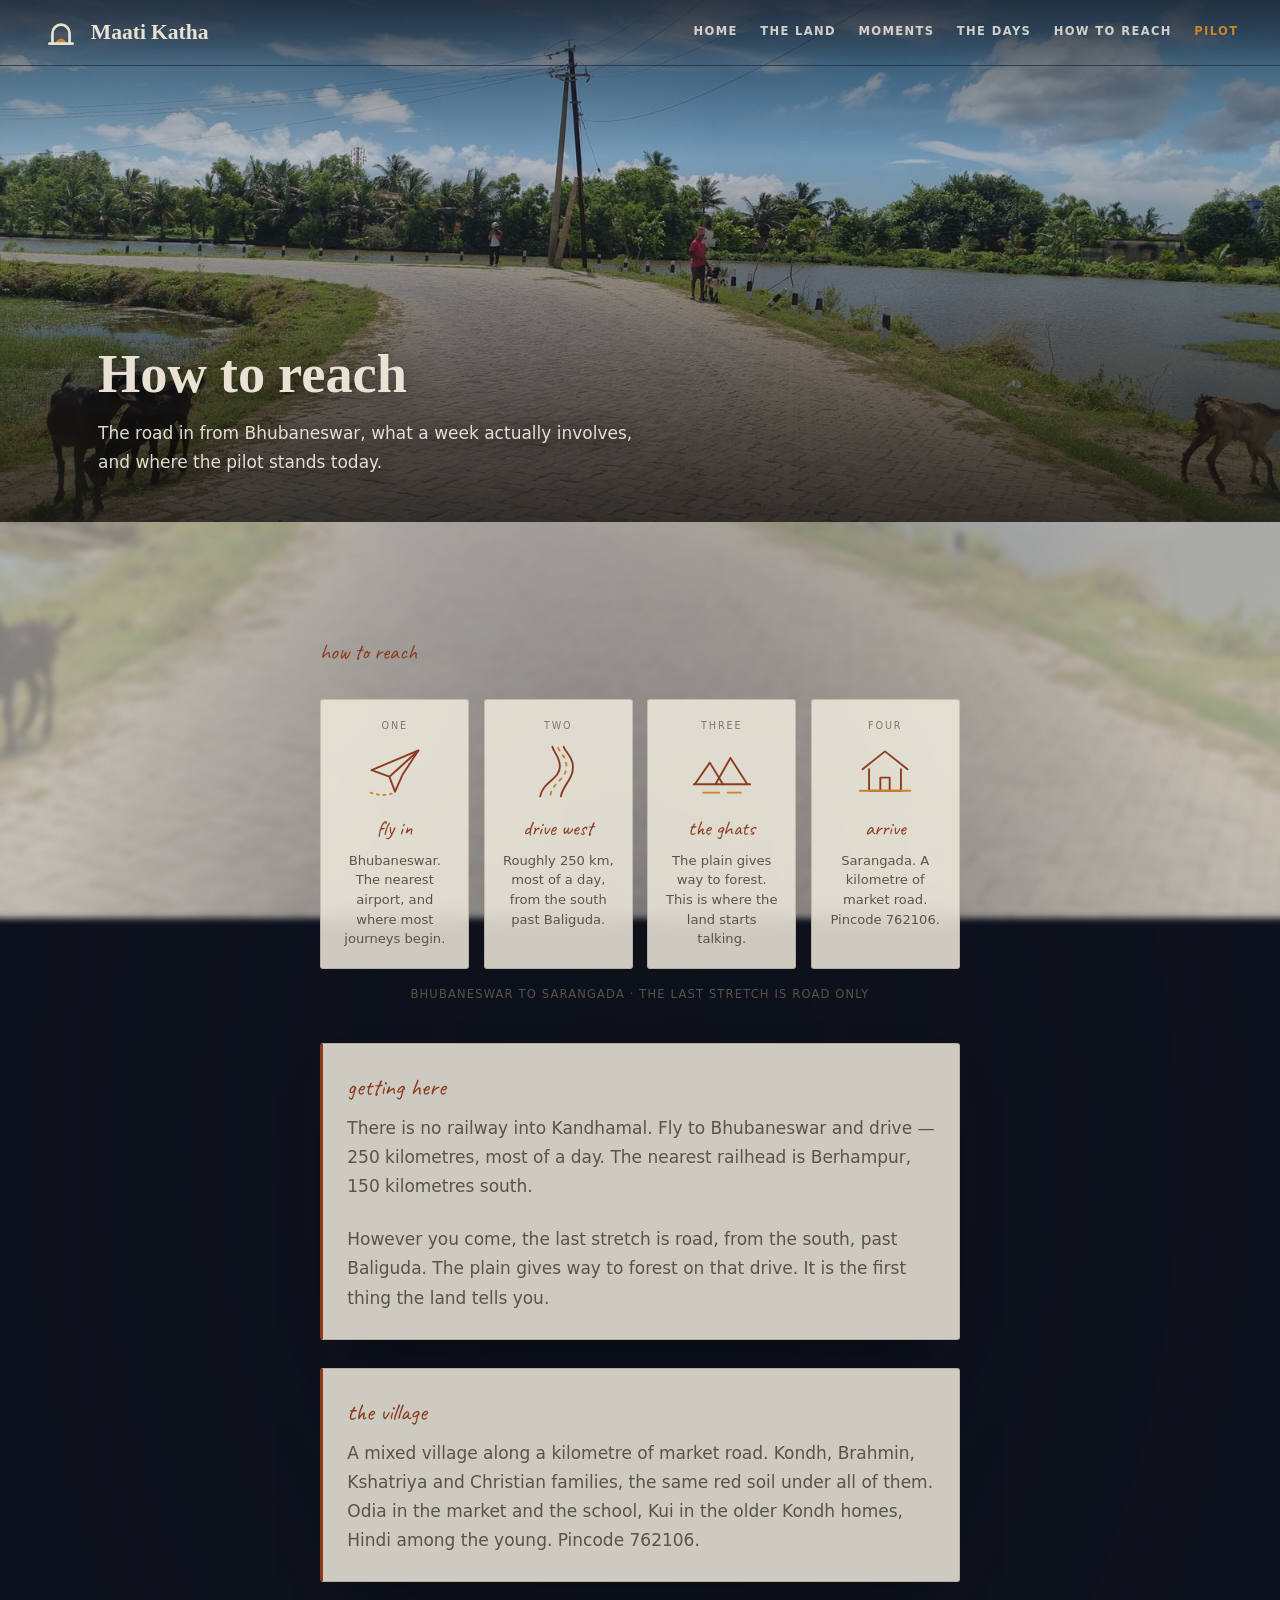
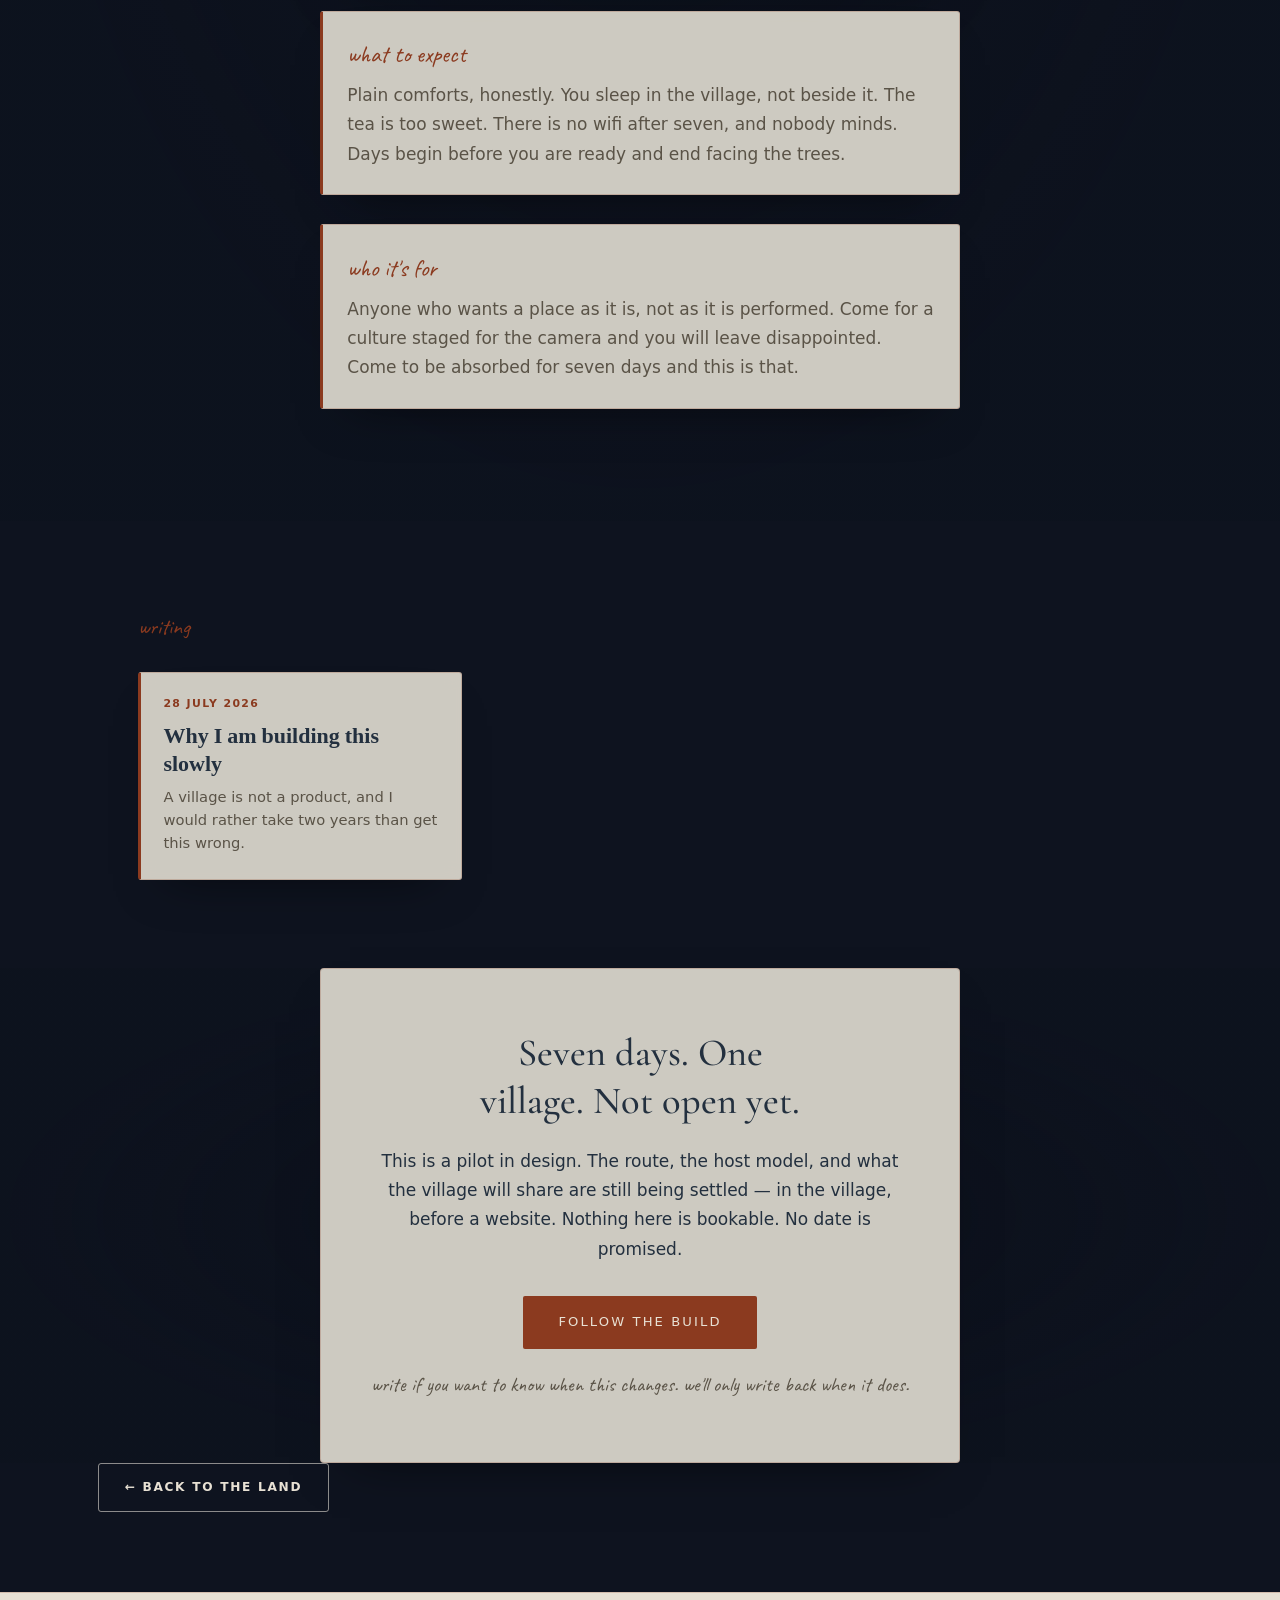
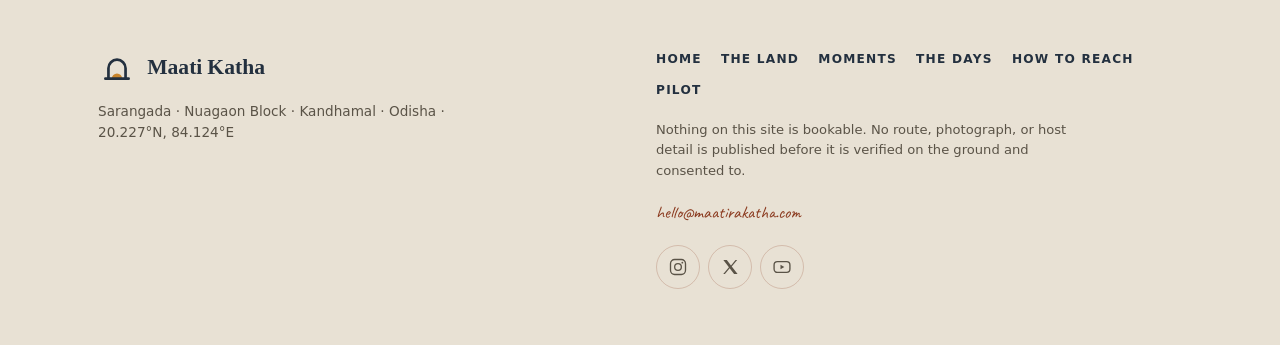
<file: visit.html>
<!doctype html>
<html lang="en">
<head>
<meta charset="utf-8">
<meta name="viewport" content="width=device-width, initial-scale=1.0, maximum-scale=5.0, viewport-fit=cover">
<title>How to reach — Maati Katha</title>
<meta name="description" content="The route to Sarangada, Kandhamal, what a week involves, and the state of the pilot.">
<meta name="color-scheme" content="light dark">
<meta name="theme-color" content="#1F2A3A">
<link rel="icon" href="assets/favicon.svg" type="image/svg+xml">
<link rel="icon" href="assets/favicon-32.png" sizes="32x32" type="image/png">
<link rel="apple-touch-icon" href="assets/apple-touch-icon.png">
<meta property="og:type" content="website">
<meta property="og:title" content="How to reach — Maati Katha">
<meta property="og:description" content="A seven-day life-exchange in Sarangada, Kandhamal, Odisha. No fake experiences. Just life as it is.">
<meta property="og:url" content="https://maatirakatha.com/visit.html">
<meta property="og:image" content="https://maatirakatha.com/assets/road.jpg">
<meta name="twitter:card" content="summary_large_image">
<meta name="twitter:title" content="How to reach — Maati Katha">
<meta name="twitter:description" content="A seven-day life-exchange in Sarangada, Kandhamal, Odisha. No fake experiences. Just life as it is.">
<meta name="twitter:image" content="https://maatirakatha.com/assets/road.jpg">
<link rel="canonical" href="https://maatirakatha.com/visit.html">
<script>document.documentElement.className+=' js'</script>
<link rel="stylesheet" href="assets/site.css">
<body class="bg-road">
<div class="grain" aria-hidden="true"></div>
<div class="progress-bar" aria-hidden="true"></div>

<nav class="site-nav" aria-label="Primary navigation">
  <a class="brand-mark" href="index.html" aria-label="Maati Katha home">
    <svg class="brand-logo" viewBox="0 0 24 24" aria-hidden="true" focusable="false">
      <path class="sun" d="M8.7 18.75a3.3 3.3 0 0 1 6.6 0z"/>
      <path class="frame" d="M6.6 18.75V12.15a5.4 5.4 0 0 1 10.8 0v6.6"/>
      <path class="frame" d="M4.65 18.75h14.7"/>
    </svg>
    <span>Maati Katha</span>
  </a>
  <!-- Shown only when JS is on (.js is set in <head>). Without JS the strip below
       stays exactly as it was — a scrolling row — so the nav never depends on this. -->
  <button class="nav-toggle" type="button" aria-expanded="false" aria-controls="nav-links"
          aria-label="Open menu">
    <span class="bars" aria-hidden="true"><i></i><i></i><i></i></span>
  </button>
  <div class="nav-links" id="nav-links">
    <a href="index.html">Home</a>
    <a href="land.html">The land</a>
    <a href="photographs.html">Moments</a>
    <a href="days.html">The days</a>
    <a href="visit.html" aria-current="page">How to reach</a>
    <a class="nav-cta" href="visit.html#interest">Pilot</a>
  </div>
</nav>

<main id="top">

  <header class="page-head head-road">
    <div class="page-head-inner">
      <h1>How to reach</h1>
      <p>The road in from Bhubaneswar, what a week actually involves, and where the pilot stands today.</p>
    </div>
  </header>

  <!-- HOW TO REACH -->
  <section class="guide" id="visit">
    <div class="guide-inner">
      <span class="eyebrow reveal">how to reach</span>
      <ol class="journey">
        <li class="journey-step reveal" style="--d:.06s">
          <span class="journey-num">one</span>
          <svg class="journey-ico" viewBox="0 0 64 64" fill="none" stroke="currentColor" stroke-width="2" stroke-linecap="round" stroke-linejoin="round" aria-hidden="true">
            <path d="M57 9 L7 30 l19 7 6 16 8-18z"/>
            <path d="M26 37 L57 9"/>
            <path d="M6 54 q13 5 26 0" class="j-accent" stroke-dasharray="2 5"/>
          </svg>
          <h3>fly in</h3>
          <p>Bhubaneswar. The nearest airport, and where most journeys begin.</p>
        </li>
        <li class="journey-step reveal" style="--d:.12s">
          <span class="journey-num">two</span>
          <svg class="journey-ico" viewBox="0 0 64 64" fill="none" stroke="currentColor" stroke-width="2" stroke-linecap="round" stroke-linejoin="round" aria-hidden="true">
            <path d="M13 58 C 16 42 34 40 34 26 C 34 16 28 12 26 5"/>
            <path d="M35 58 C 38 44 48 41 48 26 C 48 16 40 11 38 5"/>
            <path d="M24 56 C 27 42 41 40 41 26 C 41 16 34 11 32 6" class="j-accent" stroke-dasharray="3 6"/>
          </svg>
          <h3>drive west</h3>
          <p>Roughly 250 km, most of a day, from the south past Baliguda.</p>
        </li>
        <li class="journey-step reveal" style="--d:.18s">
          <span class="journey-num">three</span>
          <svg class="journey-ico" viewBox="0 0 64 64" fill="none" stroke="currentColor" stroke-width="2" stroke-linecap="round" stroke-linejoin="round" aria-hidden="true">
            <path d="M3 45 L19 22 L33 45"/>
            <path d="M25 45 L41 17 L59 45"/>
            <path d="M2 45 h60"/>
            <path d="M12 54 h17M38 54 h14" class="j-accent"/>
          </svg>
          <h3>the ghats</h3>
          <p>The plain gives way to forest. This is where the land starts talking.</p>
        </li>
        <li class="journey-step reveal" style="--d:.24s">
          <span class="journey-num">four</span>
          <svg class="journey-ico" viewBox="0 0 64 64" fill="none" stroke="currentColor" stroke-width="2" stroke-linecap="round" stroke-linejoin="round" aria-hidden="true">
            <path d="M8 29 L32 10 L56 29"/>
            <path d="M15 29 v23 h34 V29"/>
            <path d="M27 52 V38 h10 v14"/>
            <path d="M5 52 h54" class="j-accent"/>
          </svg>
          <h3>arrive</h3>
          <p>Sarangada. A kilometre of market road. Pincode 762106.</p>
        </li>
      </ol>
      <p class="journey-cap">Bhubaneswar to Sarangada · the last stretch is road only</p>
      <div class="guide-grid">
        <div class="guide-item reveal" style="--d:.12s">
          <h3>getting here</h3>
          <p>There is no railway into Kandhamal. Fly to Bhubaneswar and drive — 250 kilometres, most of a day. The nearest railhead is Berhampur, 150 kilometres south.</p>
          <p>However you come, the last stretch is road, from the south, past Baliguda. The plain gives way to forest on that drive. It is the first thing the land tells you.</p>
        </div>
        <div class="guide-item reveal" style="--d:.16s">
          <h3>the village</h3>
          <p>A mixed village along a kilometre of market road. Kondh, Brahmin, Kshatriya and Christian families, the same red soil under all of them. Odia in the market and the school, Kui in the older Kondh homes, Hindi among the young. Pincode 762106.</p>
        </div>
        <div class="guide-item reveal" style="--d:.2s">
          <h3>what to expect</h3>
          <p>Plain comforts, honestly. You sleep in the village, not beside it. The tea is too sweet. There is no wifi after seven, and nobody minds. Days begin before you are ready and end facing the trees.</p>
        </div>
        <div class="guide-item reveal" style="--d:.24s">
          <h3>who it's for</h3>
          <p>Anyone who wants a place as it is, not as it is performed. Come for a culture staged for the camera and you will leave disappointed. Come to be absorbed for seven days and this is that.</p>
        </div>
      </div>
    </div>
  </section>
  <!-- WRITING — each post is its own file in posts/. To add one:
       1. copy posts/first-post.html to posts/your-slug.html and write in it
       2. copy an <a class="post-card"> below and point it at the new file
       Newest post goes first. -->
  <section class="posts" id="writing">
    <span class="eyebrow reveal">writing</span>
    <div class="posts-grid">

      <a class="post-card reveal" style="--d:.06s" href="posts/first-post.html">
        <span class="post-date">28 July 2026</span>
        <h3>Why I am building this slowly</h3>
        <p>A village is not a product, and I would rather take two years than get this wrong.</p>
      </a>

    </div>
  </section>
  <!-- CTA -->
  <section class="cta" id="interest">
    <div class="cta-inner reveal">
      <p class="cta-line">Seven days. One village. Not open yet.</p>
      <p class="cta-body">This is a pilot in design. The route, the host model, and what the village will share are still being settled — in the village, before a website. Nothing here is bookable. No date is promised.</p>
      <a class="cta-btn" href="mailto:hello@maatirakatha.com?subject=Maati%20Katha%20%E2%80%94%20following%20the%20build">Follow the build</a>
      <p class="cta-sub">write if you want to know when this changes. we'll only write back when it does.</p>
    </div>
  </section>

  <section class="page-jump">
    <a class="btn secondary" href="land.html">&larr; Back to the land</a>
  </section>

</main>

<footer class="site-foot">
  <div class="site-foot-inner">
    <div class="foot-col foot-brand">
      <a class="brand-mark" href="index.html" aria-label="Maati Katha home">
        <svg class="brand-logo" viewBox="0 0 24 24" aria-hidden="true" focusable="false">
          <path class="sun" d="M8.7 18.75a3.3 3.3 0 0 1 6.6 0z"/>
          <path class="frame" d="M6.6 18.75V12.15a5.4 5.4 0 0 1 10.8 0v6.6"/>
          <path class="frame" d="M4.65 18.75h14.7"/>
        </svg>
        <span>Maati Katha</span>
      </a>
      <p class="foot-loc">Sarangada · Nuagaon Block · Kandhamal · Odisha · 20.227°N, 84.124°E</p>
    </div>
    <div class="foot-col foot-links">
      <nav class="foot-nav" aria-label="Footer navigation">
        <a href="index.html">Home</a>
        <a href="land.html">The land</a>
        <a href="photographs.html">Moments</a>
        <a href="days.html">The days</a>
        <a href="visit.html">How to reach</a>
        <a href="visit.html#interest">Pilot</a>
      </nav>
      <p class="foot-disclaimer">Nothing on this site is bookable. No route, photograph, or host detail is published before it is verified on the ground and consented to.</p>
      <a class="foot-mail" href="mailto:hello@maatirakatha.com">hello@maatirakatha.com</a>
      <!-- SOCIAL — same block on every page; change it here and in the other four. -->
      <nav class="foot-social" aria-label="Social links">
        <a href="https://www.instagram.com/maati.ra.katha/" aria-label="Maati Katha on Instagram"
           target="_blank" rel="me noopener noreferrer">
          <svg viewBox="0 0 24 24" aria-hidden="true" focusable="false">
            <rect x="3" y="3" width="18" height="18" rx="5"/>
            <circle cx="12" cy="12" r="4"/>
            <circle cx="17.2" cy="6.8" r="1.1" class="dot"/>
          </svg>
        </a>
        <a href="https://x.com/maatirakatha" aria-label="Maati Katha on X"
           target="_blank" rel="me noopener noreferrer">
          <svg viewBox="0 0 24 24" aria-hidden="true" focusable="false">
            <path d="M4 3.5h4.2l5 6.6 5.4-6.6h2l-6.5 7.9 7 9.1h-4.2l-5.3-7-5.7 7h-2l6.8-8.3z" class="solid"/>
          </svg>
        </a>
        <a href="https://www.youtube.com/@MaatiRaKatha" aria-label="Maati Katha on YouTube" target="_blank" rel="me noopener noreferrer">
          <svg viewBox="0 0 24 24" aria-hidden="true" focusable="false">
            <rect x="2.5" y="5.5" width="19" height="13" rx="4"/>
            <path d="M10.2 9.4v5.2l4.6-2.6z" class="solid"/>
          </svg>
        </a>
      </nav>
    </div>
  </div>
</footer>

<script>
/* ============ Reveal + progress ============ */
(function () {
  var obs = new IntersectionObserver(function (entries) {
    entries.forEach(function (e) {
      // top < 0 catches anything already scrolled past. An anchor such as
      // photographs.html#school-meal jumps straight down the page, and every
      // element above it would otherwise never intersect and stay invisible.
      if (e.isIntersecting || e.boundingClientRect.top < 0) {
        e.target.classList.add('visible');
        obs.unobserve(e.target);
      }
    });
  }, { threshold: 0, rootMargin: '0px 0px -40px 0px' });
  document.querySelectorAll('.reveal').forEach(function (el) { obs.observe(el); });

  // An anchor such as photographs.html#school-meal jumps the page before the
  // observer's first entries land, so everything above the landing point never
  // changes intersection state and would stay invisible for good. Sweep once,
  // after the jump has settled.
  addEventListener('load', function () {
    document.querySelectorAll('.reveal').forEach(function (el) {
      if (el.getBoundingClientRect().top < innerHeight) {
        el.classList.add('visible');
        obs.unobserve(el);
      }
    });
  });

  var bar = document.querySelector('.progress-bar');
  var nav = document.querySelector('.site-nav');
  window.addEventListener('scroll', function () {
    var pct = window.scrollY / (document.documentElement.scrollHeight - window.innerHeight);
    bar.style.width = (pct * 100) + '%';
    if (nav) nav.classList.toggle('scrolled', window.scrollY > 60);
  }, { passive: true });

  /* ---- Mobile menu ----
     Six nav items need ~418px and a 390px phone gives the strip ~316px, so the
     Pilot link sat off the edge. The button is invisible without .js, so this is
     the only thing that can open the panel — there is no CSS-only state to
     drift out of sync with aria-expanded. */
  var toggle = document.querySelector('.nav-toggle');
  var links = document.getElementById('nav-links');
  if (toggle && links) {
    var setMenu = function (open) {
      toggle.setAttribute('aria-expanded', String(open));
      toggle.setAttribute('aria-label', open ? 'Close menu' : 'Open menu');
      links.classList.toggle('open', open);
    };
    toggle.addEventListener('click', function () {
      setMenu(toggle.getAttribute('aria-expanded') !== 'true');
    });
    // A same-page anchor does not reload, so without this the panel stays open
    // over the section it just jumped to.
    links.addEventListener('click', function (e) {
      if (e.target.closest('a')) setMenu(false);
    });
    document.addEventListener('keydown', function (e) {
      if (e.key === 'Escape' && toggle.getAttribute('aria-expanded') === 'true') {
        setMenu(false);
        toggle.focus();
      }
    });
    document.addEventListener('click', function (e) {
      if (nav && !nav.contains(e.target)) setMenu(false);
    });
    // Rotating to landscape crosses the breakpoint; the panel would otherwise be
    // left open as a stray block under a nav that is no longer collapsed.
    addEventListener('resize', function () {
      if (innerWidth > 768) setMenu(false);
    }, { passive: true });
  }
})();
</script>

</body>
</html>
</file>
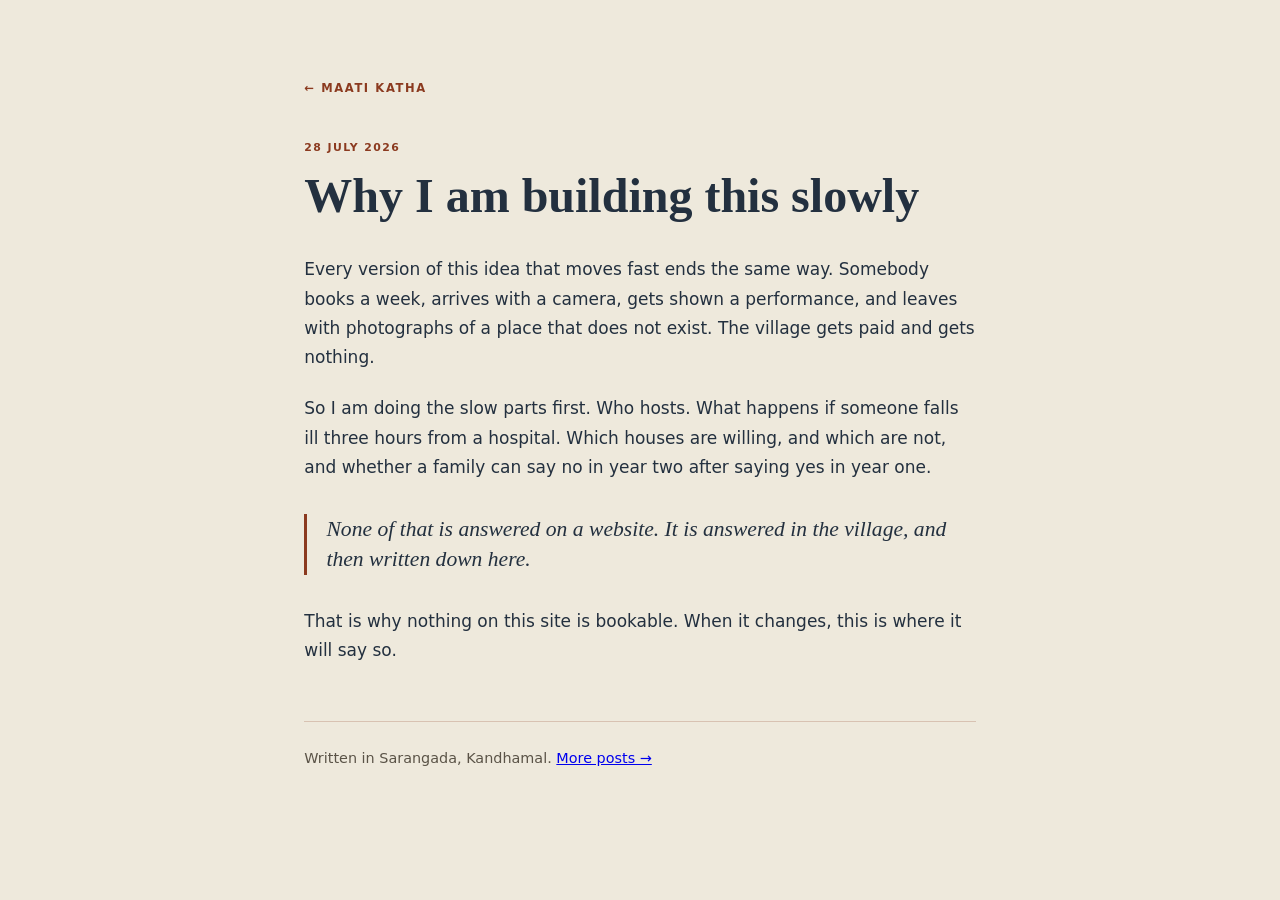
<file: posts/first-post.html>
<!doctype html>
<html lang="en">
<head>
<meta charset="utf-8">
<meta name="viewport" content="width=device-width, initial-scale=1.0, viewport-fit=cover">
<title>Why I am building this slowly — Maati Katha</title>
<meta name="description" content="A village is not a product, and I would rather take two years than get this wrong.">
<meta name="theme-color" content="#1F2A3A">
<link rel="canonical" href="https://maatirakatha.com/posts/first-post.html">
</head>
<body>
<style>
/* ponytail: this page has its own small stylesheet instead of sharing index.html's.
   The site's webfonts are base64'd inside index.html, so a shared file would mean
   extracting them first. Georgia is the same fallback index.html already uses.
   If posts ever outgrow this, pull the fonts out to posts/../assets and share one CSS. */
:root {
  --laterite: #8B3A1F;
  --turmeric: #C8842B;
  --paper: #23303f;
  --muted: #5a5347;
  --bg: #EEE9DC;
  --accent: var(--laterite);
}
@media (prefers-color-scheme: dark) {
  :root { --paper: #E8E1D4; --muted: #a89c88; --bg: #141c28; --accent: var(--turmeric); }
}
*, *::before, *::after { box-sizing: border-box; margin: 0; padding: 0; }
html { -webkit-text-size-adjust: 100%; }
body {
  font-family: system-ui, -apple-system, 'Segoe UI', Roboto, sans-serif;
  font-size: 1.0625rem;
  line-height: 1.72;
  color: var(--paper);
  background: var(--bg);
  -webkit-font-smoothing: antialiased;
}
.wrap { max-width: 68ch; margin: 0 auto; padding: clamp(2rem, 6vw, 4.5rem) clamp(1.25rem, 5vw, 2rem) 5rem; }
.back {
  display: inline-block;
  margin-bottom: 2.5rem;
  font-size: 0.72rem;
  font-weight: 600;
  letter-spacing: 0.14em;
  text-transform: uppercase;
  color: var(--accent);
  text-decoration: none;
}
.back:hover { text-decoration: underline; }
.date {
  display: block;
  font-size: 0.68rem;
  font-weight: 700;
  letter-spacing: 0.13em;
  text-transform: uppercase;
  color: var(--accent);
  margin-bottom: 0.7rem;
}
h1 {
  font-family: Georgia, 'Palatino Linotype', serif;
  font-weight: 600;
  font-size: clamp(2rem, 5.5vw, 3rem);
  line-height: 1.14;
  text-wrap: balance;
  margin-bottom: 2rem;
}
h2 {
  font-family: Georgia, 'Palatino Linotype', serif;
  font-weight: 600;
  font-size: 1.5rem;
  line-height: 1.25;
  margin: 2.4rem 0 0.9rem;
}
p + p { margin-top: 1.3em; }
em { font-style: italic; }
blockquote {
  font-family: Georgia, 'Palatino Linotype', serif;
  font-style: italic;
  font-size: 1.35rem;
  line-height: 1.4;
  margin: 2rem 0;
  padding-left: 1.2rem;
  border-left: 3px solid var(--accent);
}
figure { margin: 2.2rem 0; }
figure img { width: 100%; height: auto; display: block; border-radius: 4px; }
figcaption { margin-top: 0.6rem; font-size: 0.85rem; color: var(--muted); }
.end { margin-top: 3.5rem; padding-top: 1.5rem; border-top: 1px solid rgba(139,58,31,0.22); font-size: 0.9rem; color: var(--muted); }
</style>

<article class="wrap">
  <a class="back" href="../index.html#writing">&larr; Maati Katha</a>

  <span class="date">28 July 2026</span>
  <h1>Why I am building this slowly</h1>

  <p>Every version of this idea that moves fast ends the same way. Somebody books a week, arrives with a camera, gets shown a performance, and leaves with photographs of a place that does not exist. The village gets paid and gets nothing.</p>

  <p>So I am doing the slow parts first. Who hosts. What happens if someone falls ill three hours from a hospital. Which houses are willing, and which are not, and whether a family can say no in year two after saying yes in year one.</p>

  <blockquote>None of that is answered on a website. It is answered in the village, and then written down here.</blockquote>

  <p>That is why nothing on this site is bookable. When it changes, this is where it will say so.</p>

  <!-- A photo, when you have one:
  <figure>
    <img src="../Village_Image/Photoes_Gallery/your-photo.jpg" alt="Describe what is in the frame">
    <figcaption>Where it was taken, and when.</figcaption>
  </figure>
  -->

  <p class="end">Written in Sarangada, Kandhamal. <a href="../index.html#writing">More posts &rarr;</a></p>
</article>

</body>
</html>
</file>
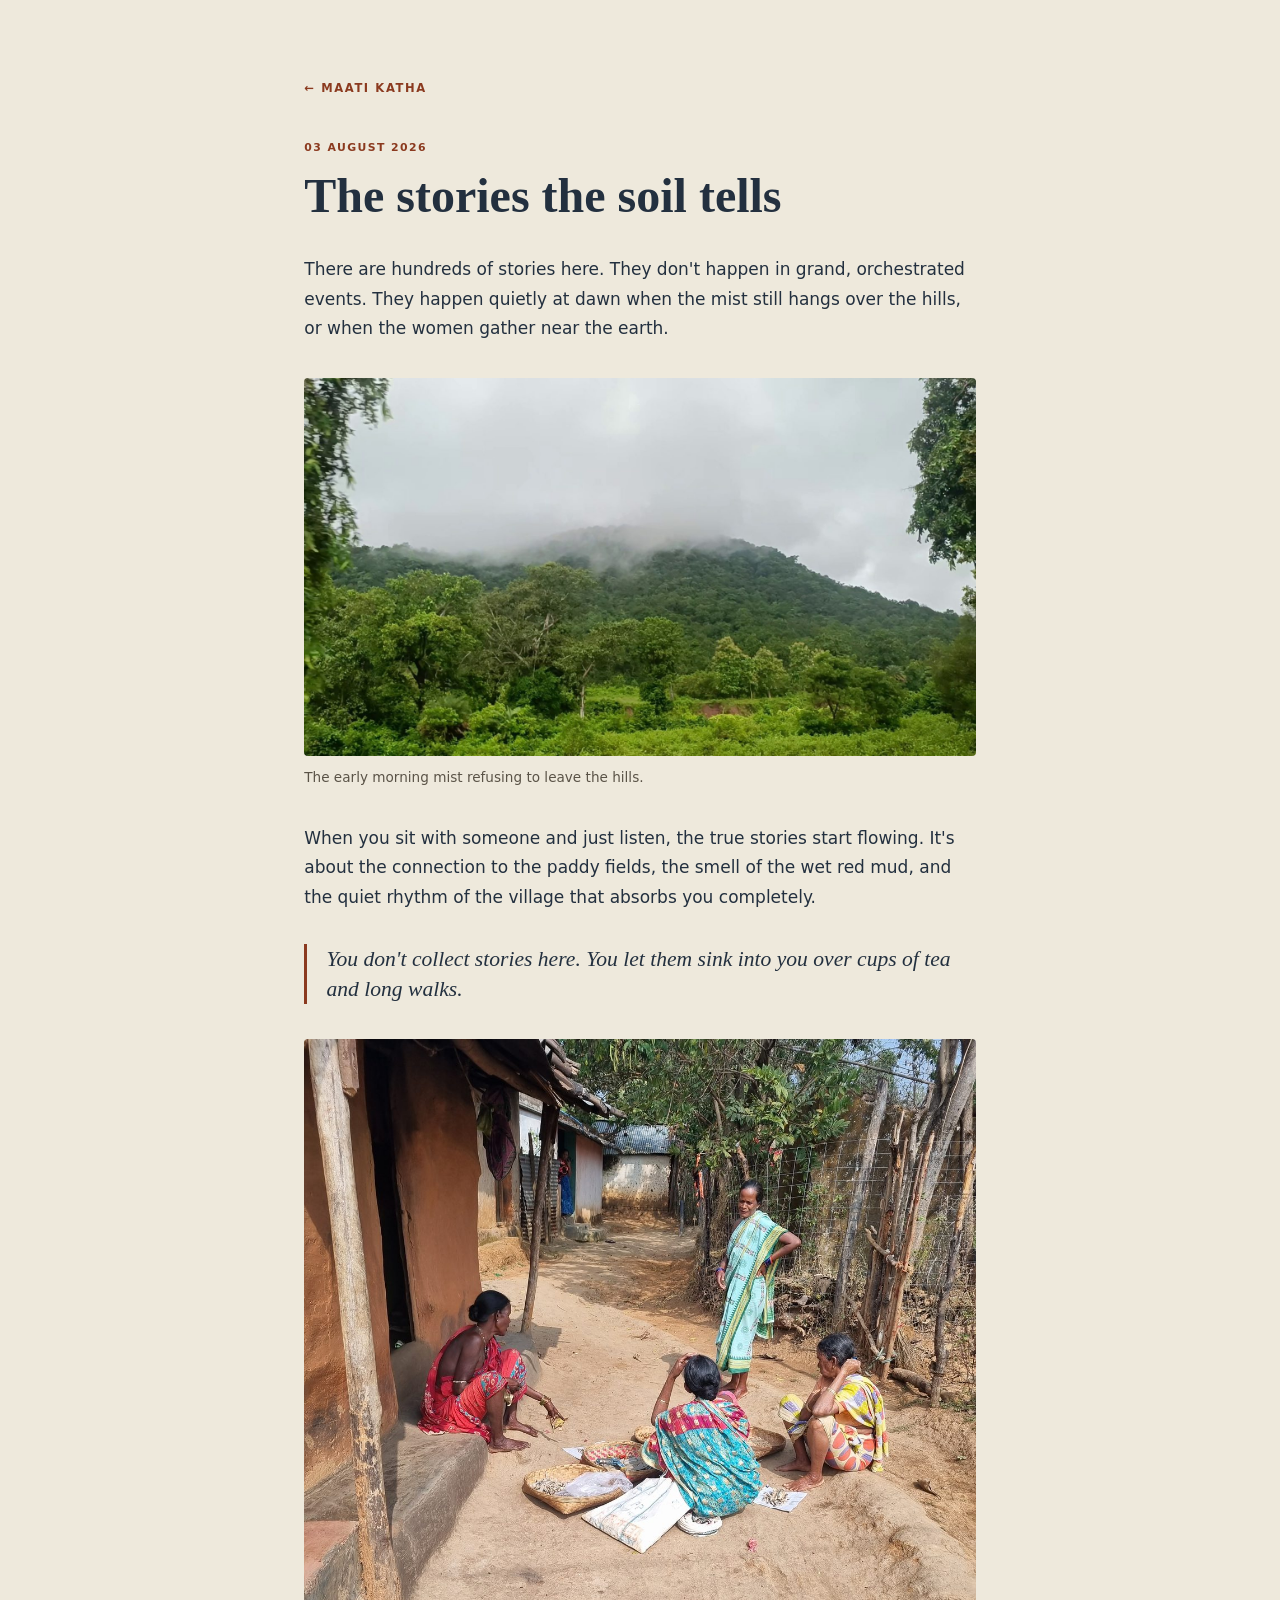
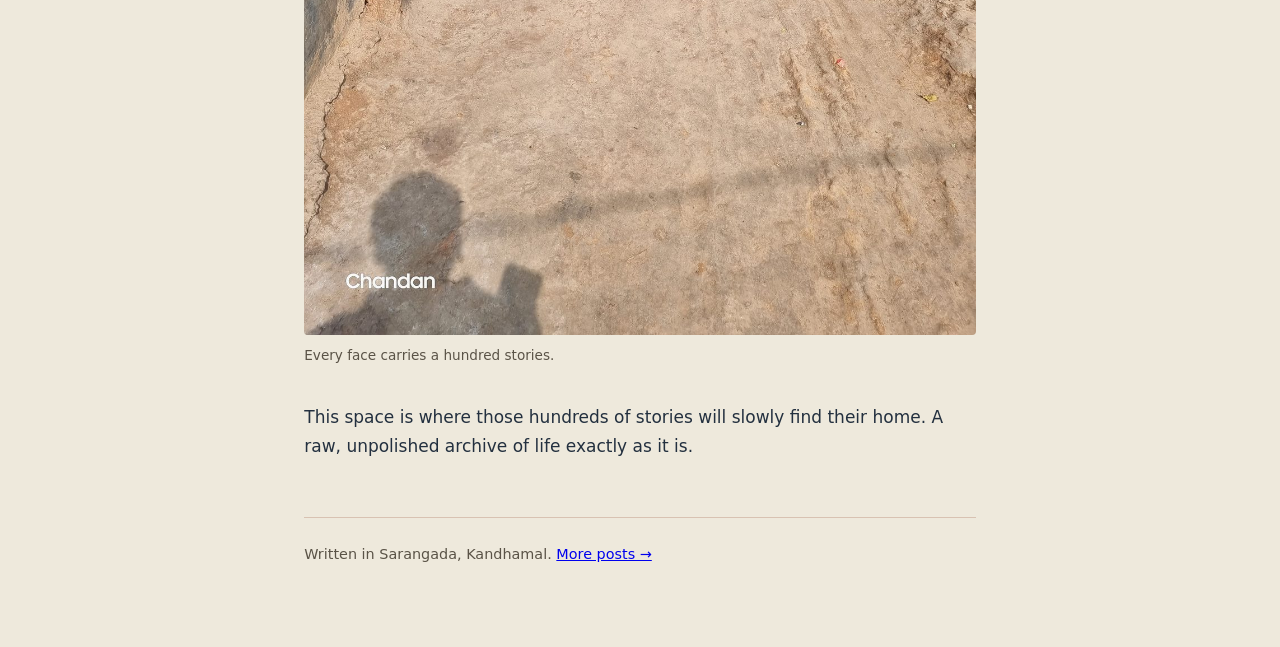
<file: posts/second-post.html>
<!doctype html>
<html lang="en">
<head>
<meta charset="utf-8">
<meta name="viewport" content="width=device-width, initial-scale=1.0, viewport-fit=cover">
<title>The stories the soil tells — Maati Katha</title>
<meta name="description" content="When you have hundreds of stories, they start from the ground up.">
<meta name="theme-color" content="#1F2A3A">
<link rel="canonical" href="https://maatirakatha.com/posts/second-post.html">
</head>
<body>
<style>
:root {
  --laterite: #8B3A1F;
  --turmeric: #C8842B;
  --paper: #23303f;
  --muted: #5a5347;
  --bg: #EEE9DC;
  --accent: var(--laterite);
}
@media (prefers-color-scheme: dark) {
  :root { --paper: #E8E1D4; --muted: #a89c88; --bg: #141c28; --accent: var(--turmeric); }
}
*, *::before, *::after { box-sizing: border-box; margin: 0; padding: 0; }
html { -webkit-text-size-adjust: 100%; }
body {
  font-family: system-ui, -apple-system, 'Segoe UI', Roboto, sans-serif;
  font-size: 1.0625rem;
  line-height: 1.72;
  color: var(--paper);
  background: var(--bg);
  -webkit-font-smoothing: antialiased;
}
.wrap { max-width: 68ch; margin: 0 auto; padding: clamp(2rem, 6vw, 4.5rem) clamp(1.25rem, 5vw, 2rem) 5rem; }
.back {
  display: inline-block;
  margin-bottom: 2.5rem;
  font-size: 0.72rem;
  font-weight: 600;
  letter-spacing: 0.14em;
  text-transform: uppercase;
  color: var(--accent);
  text-decoration: none;
}
.back:hover { text-decoration: underline; }
.date {
  display: block;
  font-size: 0.68rem;
  font-weight: 700;
  letter-spacing: 0.13em;
  text-transform: uppercase;
  color: var(--accent);
  margin-bottom: 0.7rem;
}
h1 {
  font-family: Georgia, 'Palatino Linotype', serif;
  font-weight: 600;
  font-size: clamp(2rem, 5.5vw, 3rem);
  line-height: 1.14;
  text-wrap: balance;
  margin-bottom: 2rem;
}
h2 {
  font-family: Georgia, 'Palatino Linotype', serif;
  font-weight: 600;
  font-size: 1.5rem;
  line-height: 1.25;
  margin: 2.4rem 0 0.9rem;
}
p + p { margin-top: 1.3em; }
em { font-style: italic; }
blockquote {
  font-family: Georgia, 'Palatino Linotype', serif;
  font-style: italic;
  font-size: 1.35rem;
  line-height: 1.4;
  margin: 2rem 0;
  padding-left: 1.2rem;
  border-left: 3px solid var(--accent);
}
figure { margin: 2.2rem 0; }
figure img { width: 100%; height: auto; display: block; border-radius: 4px; }
figcaption { margin-top: 0.6rem; font-size: 0.85rem; color: var(--muted); }
.end { margin-top: 3.5rem; padding-top: 1.5rem; border-top: 1px solid rgba(139,58,31,0.22); font-size: 0.9rem; color: var(--muted); }
</style>

<article class="wrap">
  <a class="back" href="../index.html#writing">&larr; Maati Katha</a>

  <span class="date">03 August 2026</span>
  <h1>The stories the soil tells</h1>

  <p>There are hundreds of stories here. They don't happen in grand, orchestrated events. They happen quietly at dawn when the mist still hangs over the hills, or when the women gather near the earth.</p>

  <figure>
    <img src="../assets/photos/mist-hills.jpg" alt="Mist covering the hills of Kandhamal">
    <figcaption>The early morning mist refusing to leave the hills.</figcaption>
  </figure>

  <p>When you sit with someone and just listen, the true stories start flowing. It's about the connection to the paddy fields, the smell of the wet red mud, and the quiet rhythm of the village that absorbs you completely.</p>

  <blockquote>You don't collect stories here. You let them sink into you over cups of tea and long walks.</blockquote>

  <figure>
    <img src="../assets/photos/women-earth.jpg" alt="Women sitting near the earth">
    <figcaption>Every face carries a hundred stories.</figcaption>
  </figure>

  <p>This space is where those hundreds of stories will slowly find their home. A raw, unpolished archive of life exactly as it is.</p>

  <p class="end">Written in Sarangada, Kandhamal. <a href="../index.html#writing">More posts &rarr;</a></p>
</article>

</body>
</html>
</file>
<file: assets/site.css>
@font-face {
  font-family: 'Cormorant Garamond';
  font-style: normal; font-weight: 500; font-display: swap;
  src: url(fonts/cormorant-garamond-500.woff2) format('woff2');
}
@font-face {
  font-family: 'Cormorant Garamond';
  font-style: normal; font-weight: 600; font-display: swap;
  src: url(fonts/cormorant-garamond-600.woff2) format('woff2');
}
@font-face {
  font-family: 'Cormorant Garamond';
  font-style: italic; font-weight: 500; font-display: swap;
  src: url(fonts/cormorant-garamond-500-italic.woff2) format('woff2');
}
@font-face {
  font-family: 'Caveat';
  font-style: normal; font-weight: 400; font-display: swap;
  src: url(fonts/caveat-400.woff2) format('woff2');
}

:root {
  /* The page handles both themes itself (see the blocks below). Without this,
     Chrome's auto dark mode force-darkens it and strips the nav/scrim backgrounds. */
  color-scheme: light dark;

  --laterite: #8B3A1F;
  --sal: #2D3B26;
  --turmeric: #C8842B;
  --ash: #E8E1D4;
  --indigo: #1F2A3A;

  --text-paper: #23303f;
  --text-muted: #5a5347;
  --panel-bg: rgba(238, 233, 220, 0.86);
  --panel-border: rgba(139, 58, 31, 0.22);
  --accent: var(--laterite);
  --band-bg: var(--ash);

  --font-display: 'Cormorant Garamond', Georgia, 'Palatino Linotype', serif;
  --font-body: system-ui, -apple-system, 'Segoe UI', Roboto, sans-serif;
  --font-accent: 'Caveat', 'Segoe Script', cursive;

  --text-sm: 0.875rem;
  --text-base: 1.0625rem;
  --text-lg: 1.375rem;
  --text-xl: 1.85rem;
  --text-2xl: clamp(1.6rem, 4vw, 2.4rem);
  --text-3xl: clamp(2.1rem, 5.5vw, 3.4rem);
  --text-hero: clamp(3rem, 11vw, 7rem);

  --content-pad: clamp(1.25rem, 5vw, 3rem);
  --measure: 60ch;

  /* Scrim laid over the backdrop photograph. Light by default so light-mode ink
     has a light ground; the dark block below swaps in the near-black one. */
  --scrim: linear-gradient(rgba(232,225,212,.55), rgba(232,225,212,.65));
}

@media (prefers-color-scheme: dark) {
  :root {
    --text-paper: #E8E1D4;
    --text-muted: #a89c88;
    --panel-bg: rgba(20, 28, 40, 0.82);
    --panel-border: rgba(200, 132, 43, 0.28);
    --accent: var(--turmeric);
    --band-bg: #241C15;
    --scrim: linear-gradient(rgba(10,14,12,.86), rgba(10,14,12,.92));
  }
}

*, *::before, *::after { box-sizing: border-box; margin: 0; padding: 0; }

html { -webkit-text-size-adjust: 100%; }
@media (prefers-reduced-motion: no-preference) {
  html { scroll-behavior: smooth; }
}

body {
  font-family: var(--font-body);
  font-size: var(--text-base);
  line-height: 1.72;
  color: var(--text-paper);
  background: #0e131f;
  /* clip, not hidden: `overflow-x: hidden` turns body into the scroll container,
     which freezes window.scrollY and kills the parallax, progress bar and nav state. */
  overflow-x: clip;
  -webkit-font-smoothing: antialiased;
}

/* --- Living landscape canvas --- */
/* Page backdrop. Replaces the old drawn-hills canvas: every section below the
   header sits on a real photograph of the place, held still and pushed far back
   so it reads as ground rather than as an image. The photograph is attached per
   body class at the bottom of this file; the scrim over it is --scrim. */
body::before {
  content: '';
  position: fixed;
  inset: 0;
  z-index: 0;
  /* The photograph itself is attached per page at the bottom of this file. */
  background-image: var(--scrim);
  background-size: cover;
  background-position: center;
  filter: blur(3px);
  transform: scale(1.04);   /* hides the blur's soft edge */
}

/* --- Grain --- */
.grain {
  position: fixed;
  inset: 0;
  background-image: url("data:image/svg+xml,%3Csvg xmlns='http://www.w3.org/2000/svg' width='180' height='180'%3E%3Cfilter id='n'%3E%3CfeTurbulence type='fractalNoise' baseFrequency='0.8' numOctaves='4' stitchTiles='stitch'/%3E%3C/filter%3E%3Crect width='180' height='180' filter='url(%23n)'/%3E%3C/svg%3E");
  opacity: 0.04;
  pointer-events: none;
  z-index: 9998;
  mix-blend-mode: overlay;
}

.progress-bar {
  position: fixed;
  top: 0; left: 0;
  height: 3px; width: 0%;
  background: var(--turmeric);
  z-index: 10000;
  transition: width 90ms linear;
}

main { position: relative; z-index: 1; }

/* --- Typography helpers --- */
.display { font-family: var(--font-display); }
.accent-font { font-family: var(--font-accent); }

h1, h2 { font-family: var(--font-display); line-height: 1.12; text-wrap: balance; font-weight: 600; }
p + p { margin-top: 1.4em; }

/* ==================== HERO ==================== */
.hero {
  position: relative;
  min-height: 100vh;
  min-height: 100dvh;
  display: flex;
  align-items: stretch;
  overflow: hidden;
  color: var(--ash);
  /* No background here: the animated landscape canvas shows through by default. */
}
.hero.has-photo {
  background: url("hero.jpg") center 55% / cover no-repeat;
}
/* Art direction, not just a smaller file. The landscape frame is 1.96:1, so a
   390px phone shows 29% of its width — and because the photograph is more than
   half sky, that slice is mostly flat grey.

   hero-portrait.jpg is a DIFFERENT photograph, not a crop of hero.jpg: women
   sorting the harvest on bare earth (women-earth in the manifest, consent held).
   That is why .cap-desktop and .cap-mobile in index.html say different things —
   they describe two different frames, and both must stay true to their own.
   Change one image and you must change its caption with it. */
@media (max-aspect-ratio: 1/1) and (max-width: 820px) {
  .hero.has-photo {
    background-image: url("hero-portrait.jpg");
    background-position: center center;
  }
}
/* Scrim. Darkens top and bottom for the nav and the scroll cue, and pulls a soft
   pool of shadow through the middle so the centred wordmark stays legible. */
.hero::after {
  content: '';
  position: absolute;
  inset: 0;
  pointer-events: none;
  /* This is an overcast monsoon frame — the sky is near-white, so the scrim has to
     work much harder than it would over a dark photograph. */
  background:
    radial-gradient(ellipse 62% 38% at 50% 44%, rgba(10,14,12,.52), rgba(10,14,12,.16) 70%, transparent 100%),
    linear-gradient(to bottom, rgba(10,14,12,.60) 0%, rgba(10,14,12,.14) 20%, rgba(10,14,12,.16) 58%, rgba(10,14,12,.68) 100%),
    linear-gradient(to top, rgba(139,58,31,.20), transparent 38%);
}

.hero-inner {
  position: relative;
  z-index: 1;
  width: 100%;
  max-width: 1180px;
  margin: 0 auto;
  padding: clamp(6.5rem, 15vh, 9.5rem) var(--content-pad) clamp(6rem, 14vh, 8rem);
  display: flex;
  flex-direction: column;
  justify-content: center;
  align-items: center;
  text-align: center;
}

.hero-caption {
  position: absolute;
  bottom: 1.5rem;
  right: 2rem;
  font-size: 0.65rem;
  letter-spacing: 0.05em;
  color: rgba(245, 239, 228, 0.7);
  z-index: 2;
  font-family: var(--font-body);
}
.cap-mobile { display: none; }

.hero-kicker {
  font-family: var(--font-body);
  font-size: 0.78rem;
  font-weight: 600;
  letter-spacing: 0.22em;
  text-transform: uppercase;
  color: rgba(245, 239, 228, 0.82);
  margin-bottom: 1.1rem;
  text-shadow: 0 2px 14px rgba(0,0,0,0.6);
}

.wordmark {
  font-family: var(--font-display);
  font-weight: 600;
  font-size: var(--text-hero);
  line-height: 0.94;
  letter-spacing: -0.015em;
  text-shadow: 0 4px 40px rgba(0,0,0,0.55), 0 2px 8px rgba(0,0,0,0.5);
}

.hero-lede {
  margin-top: 1.5rem;
  max-width: 46ch;
  margin-inline: auto;
  font-size: clamp(1.05rem, 1.6vw, 1.3rem);
  line-height: 1.6;
  color: rgba(245, 239, 228, 0.92);
  text-shadow: 0 2px 18px rgba(0,0,0,0.6);
}

/* Scroll cue — anchored to .hero, not .hero-inner, so centring the lockup
   does not drag it up off the bottom edge. */
.scroll-cue {
  position: absolute;
  z-index: 1;
  left: 50%;
  transform: translateX(-50%);
  bottom: clamp(1.5rem, 4vh, 2.6rem);
  display: flex;
  flex-direction: column;
  align-items: center;
  gap: 0.7rem;
  padding: 0.5rem 0.75rem;
  color: rgba(245, 239, 228, 0.86);
  text-decoration: none;
  font-size: 0.7rem;
  font-weight: 600;
  letter-spacing: 0.2em;
  text-transform: uppercase;
  text-shadow: 0 2px 12px rgba(0,0,0,0.6);
  transition: color 0.2s ease;
}
.scroll-cue:hover { color: var(--turmeric); }
.scroll-chevron {
  width: 22px;
  height: 22px;
  fill: none;
  stroke: currentColor;
  stroke-width: 1.6;
  stroke-linecap: round;
  stroke-linejoin: round;
  animation: bob 2.4s ease-in-out infinite;
}
@keyframes bob {
  0%, 100% { transform: translateY(0); }
  50%      { transform: translateY(6px); }
}

.hero-actions {
  display: flex;
  flex-wrap: wrap;
  gap: 0.75rem;
  margin-top: 2rem;
}
.btn {
  display: inline-flex;
  align-items: center;
  justify-content: center;
  min-height: 48px;
  padding: 0.8rem 1.6rem;
  border-radius: 3px;
  border: 1px solid transparent;
  font-size: 0.76rem;
  font-weight: 600;
  letter-spacing: 0.14em;
  text-transform: uppercase;
  text-decoration: none;
  transition: transform 0.2s ease, background 0.2s ease;
}
.btn.primary { background: var(--turmeric); color: var(--indigo); }
.btn.secondary { color: var(--ash); border-color: rgba(245, 239, 228, 0.55); }
.btn:hover { transform: translateY(-2px); }
.btn.primary:hover { background: #d9964a; }

/* ==================== STATUS BAND ====================
   The honest state of the project, on a solid surface directly under the photo.
   Two tokens carry the whole light/dark flip — nothing else in here is themed. */
.status-band {
  --band-ink: var(--text-paper);
  position: relative;
  z-index: 1;
  background: var(--band-bg);
  color: var(--band-ink);
  padding: clamp(2.75rem, 7vw, 4.5rem) 0 clamp(2.25rem, 5vw, 3.25rem);
}
.status-inner {
  max-width: 1180px;
  margin: 0 auto;
  padding-inline: var(--content-pad);
}
.status-lead {
  max-width: 46ch;
  font-family: var(--font-display);
  font-size: var(--text-xl);
  line-height: 1.35;
  margin-bottom: clamp(1.75rem, 4vw, 2.5rem);
}
.hero-ledger {
  display: grid;
  grid-template-columns: repeat(4, 1fr);
  border-top: 1px solid color-mix(in srgb, var(--band-ink) 26%, transparent);
  border-bottom: 1px solid color-mix(in srgb, var(--band-ink) 14%, transparent);
}
.ledger-item {
  padding: 1.15rem 1.35rem 1.1rem 0;
  border-right: 1px solid color-mix(in srgb, var(--band-ink) 14%, transparent);
}
.ledger-item:last-child { border-right: 0; }
.ledger-item span {
  display: block;
  font-size: 0.66rem;
  font-weight: 700;
  letter-spacing: 0.15em;
  text-transform: uppercase;
  color: color-mix(in srgb, var(--band-ink) 62%, transparent);
}
.ledger-item strong {
  display: block;
  margin-top: 0.55rem;
  font-family: var(--font-display);
  font-weight: 600;
  font-size: clamp(1.35rem, 2.3vw, 2rem);
  line-height: 1;
  color: var(--accent);
}
.ledger-item small {
  display: block;
  margin-top: 0.55rem;
  font-size: 0.78rem;
  line-height: 1.45;
  color: color-mix(in srgb, var(--band-ink) 78%, transparent);
}
/* Buttons that used to live in the hero. On the band they sit on a solid
   surface, so .btn.secondary needs ink borders rather than the ash ones. */
.status-band .hero-actions { margin-top: clamp(1.75rem, 4vw, 2.25rem); }
.status-band .btn.secondary {
  color: var(--band-ink);
  border-color: color-mix(in srgb, var(--band-ink) 42%, transparent);
}
.status-band .btn.secondary:hover {
  border-color: color-mix(in srgb, var(--band-ink) 75%, transparent);
}

/* ==================== NOTES (side-by-side, click to open) ====================
   Plain <details>. No JS, no accordion library — the browser already does this. */
.notes {
  position: relative;
  z-index: 1;
  max-width: 1100px;
  margin: 0 auto;
  padding: clamp(3rem, 8vw, 5.5rem) var(--content-pad);
}
.notes-grid {
  display: grid;
  grid-template-columns: repeat(auto-fit, minmax(290px, 1fr));
  gap: 1rem;
  align-items: start;
}
.note {
  background: var(--panel-bg);
  backdrop-filter: blur(10px) saturate(1.15);
  -webkit-backdrop-filter: blur(10px) saturate(1.15);
  border: 1px solid var(--panel-border);
  border-left: 3px solid var(--accent);
  border-radius: 3px;
  box-shadow: 0 24px 50px -30px rgba(0,0,0,0.6);
  color: var(--text-paper);
}
.note > summary {
  list-style: none;
  cursor: pointer;
  display: flex;
  align-items: center;
  justify-content: space-between;
  gap: 1rem;
  padding: 1.35rem 1.4rem;
  font-family: var(--font-display);
  font-weight: 600;
  font-size: var(--text-lg);
  line-height: 1.25;
}
.note > summary::-webkit-details-marker { display: none; }
.note > summary::after {
  content: '+';
  flex: 0 0 auto;
  color: var(--accent);
  font-size: 1.4rem;
  line-height: 1;
}
.note[open] > summary::after { content: '\2013'; }
.note > summary:hover { color: var(--accent); }
.note-body { padding: 0 1.4rem 1.5rem; }
.note-body p + p { margin-top: 1em; }
.note-body em { font-style: italic; }
.note.soon { border-left-color: var(--text-muted); }
.note.soon > summary { color: var(--text-muted); }

.eyebrow {
  font-family: var(--font-accent);
  font-size: var(--text-lg);
  color: var(--accent);
  margin-bottom: 1.6rem;
  display: block;
}

/* ==================== MANIFESTO ==================== */
.manifesto {
  position: relative;
  min-height: 92vh;
  display: flex;
  flex-direction: column;
  align-items: center;
  justify-content: center;
  text-align: center;
  padding: clamp(4rem, 10vh, 8rem) var(--content-pad);
  color: var(--ash);
}
.manifesto::before {
  content: '';
  position: absolute;
  inset: 0;
  z-index: -1;
  pointer-events: none;
  background: radial-gradient(ellipse 66% 52% at 50% 48%, rgba(8,10,18,0.5), rgba(8,10,18,0) 74%);
}
.manifesto-line {
  font-family: var(--font-display);
  font-weight: 600;
  font-size: var(--text-3xl);
  line-height: 1.16;
  text-wrap: balance;
  text-shadow: 0 3px 44px rgba(0,0,0,0.8);
}
.manifesto-body {
  font-family: var(--font-display);
  font-style: italic;
  font-size: var(--text-xl);
  line-height: 1.4;
  max-width: 26ch;
  margin: 2rem auto 3.5rem;
  color: #f0e9db;
  text-shadow: 0 2px 30px rgba(0,0,0,0.8);
}
.manifesto-loc {
  font-size: var(--text-sm);
  letter-spacing: 0.14em;
  text-transform: uppercase;
  color: rgba(232,225,212,0.75);
  line-height: 2.1;
  text-shadow: 0 2px 18px rgba(0,0,0,0.85);
}
.manifesto-coords {
  font-family: var(--font-display);
  letter-spacing: 0.16em;
  font-size: var(--text-lg);
  color: rgba(232,225,212,0.6);
  margin-top: 0.6rem;
  text-shadow: 0 2px 18px rgba(0,0,0,0.85);
}
.manifesto-close {
  font-family: var(--font-accent);
  font-size: var(--text-lg);
  color: var(--turmeric);
  margin-top: 2.6rem;
  text-shadow: 0 2px 20px rgba(0,0,0,0.85);
}

/* The photographer's name, under the caption. Quiet, but never absent when the
   manifest carries one — other people in the village shoot for this now. */
.photo-card figcaption .credit {
  display: block;
  margin-top: 0.2rem;
  font-size: 0.72rem;
  letter-spacing: 0.06em;
  opacity: 0.6;
}
.photo-card figcaption .credit::before { content: "Photograph: "; }

/* ==================== REVEAL ==================== */
/* Gated on .js, set by a one-line inline script in <head>. Without that gate the
   page hides its own content by default and only JavaScript can bring it back —
   so a slow, blocked or failed script leaves a blank page. Every .reveal element
   is visible by default now; the animation is what gets added, not the content. */
.js .reveal {
  opacity: 0;
  transform: translateY(26px);
  transition: opacity 0.85s cubic-bezier(.2,.6,.2,1) var(--d,0s), transform 0.85s cubic-bezier(.2,.6,.2,1) var(--d,0s);
}
.js .reveal.visible { opacity: 1; transform: none; }

/* An album's photographs are inside a <details> that is closed on load, so they
   have no box for the observer to intersect. Opening it must not leave them at
   opacity 0 if the observer misses the change. */
.js details[open] .reveal { opacity: 1; transform: none; }

@media (prefers-reduced-motion: reduce) {
  .js .reveal { opacity: 1; transform: none; transition: none; }
  .scroll-chevron { animation: none; }
  html { scroll-behavior: auto; }
}

:focus-visible { outline: 2px solid var(--turmeric); outline-offset: 3px; }

/* --- Section anchoring under fixed nav --- */
section[id], header[id] { scroll-margin-top: 84px; }

/* --- Persistent site nav --- */
.site-nav {
  position: fixed;
  top: 0; left: 0; right: 0;
  z-index: 9000;
  display: flex;
  align-items: center;
  justify-content: space-between;
  gap: 1.5rem;
  padding: 0.85rem clamp(1.2rem, 4vw, 2.6rem);
  color: var(--ash);
  background: linear-gradient(to bottom, rgba(31,42,58,.78), rgba(31,42,58,0));
  transition: background .3s ease, border-color .3s ease;
  border-bottom: 1px solid transparent;
}
/* Solid once the hero photo is gone, so links stay legible over pale panels. */
.site-nav.scrolled {
  background: rgba(20, 28, 40, 0.93);
  backdrop-filter: blur(14px) saturate(1.1);
  -webkit-backdrop-filter: blur(14px) saturate(1.1);
  border-bottom-color: rgba(200, 132, 43, 0.22);
}
.brand-mark {
  display: flex;
  align-items: center;
  gap: 0.7rem;
  font-family: var(--font-display);
  font-weight: 600;
  font-size: 1.35rem;
  line-height: 1;
  color: var(--ash);
  text-decoration: none;
  white-space: nowrap;
}
/* Mark is drawn on a 24 viewBox so its strokes land on whole pixels at icon sizes. */
.brand-logo { width: 38px; height: 38px; flex: 0 0 auto; color: var(--ash); }
.brand-logo .sun { fill: var(--turmeric); }
.brand-logo .frame {
  fill: none;
  stroke: currentColor;
  stroke-width: 1.7;
  stroke-linecap: round;
  stroke-linejoin: round;
}
.nav-links {
  display: flex;
  align-items: center;
  gap: 1.4rem;
  overflow-x: auto;
  scrollbar-width: none;
  -webkit-overflow-scrolling: touch;
}
.nav-links::-webkit-scrollbar { display: none; }
.nav-links a {
  font-size: 0.72rem;
  font-weight: 600;
  letter-spacing: .12em;
  text-transform: uppercase;
  color: rgba(245, 239, 228, 0.82);
  text-decoration: none;
  white-space: nowrap;
  padding: 0.35rem 0;
  border-bottom: 1px solid transparent;
  transition: color .2s ease, border-color .2s ease;
}
.nav-links a:hover { color: var(--turmeric); border-color: var(--turmeric); }
.nav-links a.nav-cta { color: var(--turmeric); }

/* --- Mobile menu -----------------------------------------------------------
   Six links need about 418px; a 390px phone gives the strip roughly 316px, so
   the Pilot CTA sat off the edge. The button below replaces the scrolling strip
   with a panel — but only when JS is available to work the aria state. With JS
   off it never appears and the strip stays as it was. */
.nav-toggle { display: none; }

@media (max-width: 768px) {
  .js .nav-toggle {
    display: grid;
    place-items: center;
    width: 44px;                 /* 44px is the minimum comfortable touch target */
    height: 44px;
    margin: -6px -6px -6px 0;
    padding: 0;
    background: none;
    border: 0;
    color: inherit;
    cursor: pointer;
  }
  .nav-toggle .bars { display: block; width: 22px; }
  .nav-toggle .bars i {
    display: block;
    height: 2px;
    background: currentColor;
    border-radius: 2px;
    transition: transform .25s ease, opacity .2s ease;
  }
  .nav-toggle .bars i + i { margin-top: 5px; }

  /* Three lines fold into a cross. Purely cosmetic, so it goes when the visitor
     asked for less motion — the transition, not the state. */
  .nav-toggle[aria-expanded="true"] .bars i:nth-child(1) { transform: translateY(7px) rotate(45deg); }
  .nav-toggle[aria-expanded="true"] .bars i:nth-child(2) { opacity: 0; }
  .nav-toggle[aria-expanded="true"] .bars i:nth-child(3) { transform: translateY(-7px) rotate(-45deg); }

  .js .nav-links {
    position: absolute;
    top: 100%;
    right: 0;
    left: 0;
    display: grid;
    gap: 0;
    padding: 0.4rem 0 0.6rem;
    background: rgba(20, 28, 40, 0.97);
    backdrop-filter: blur(14px) saturate(1.1);
    -webkit-backdrop-filter: blur(14px) saturate(1.1);
    border-bottom: 1px solid rgba(200, 132, 43, 0.22);
    /* No mask and no horizontal scroll here — every link has its own row now. */
    mask-image: none;
    padding-right: 0;
    overflow: visible;
    /* Collapsed by default. visibility keeps it out of the tab order while shut. */
    visibility: hidden;
    opacity: 0;
    transform: translateY(-6px);
    transition: opacity .22s ease, transform .22s ease, visibility .22s;
  }
  .js .nav-links.open { visibility: visible; opacity: 1; transform: none; }

  .js .nav-links a {
    font-size: 0.8rem;
    letter-spacing: 0.1em;
    padding: 0.85rem clamp(1.2rem, 5vw, 2rem);
    border-bottom: 0;
  }
  .js .nav-links a:hover,
  .js .nav-links a[aria-current="page"] { background: rgba(200, 132, 43, 0.1); }
  .js .nav-links a.nav-cta { color: var(--turmeric); }

  @media (prefers-reduced-motion: reduce) {
    .nav-toggle .bars i,
    .js .nav-links { transition: none; }
  }
}

@media (max-width: 768px) {
  :root {
    --content-pad: 1.2rem;
    --text-hero: clamp(2.5rem, 11vw, 4.5rem);
    --text-3xl: clamp(1.8rem, 7vw, 2.6rem);
    --text-2xl: clamp(1.4rem, 5vw, 2rem);
  }
  html, body, main, section {
    max-width: 100vw;
    overflow-x: clip;
  }
  .wordmark { font-size: clamp(2.2rem, 10.5vw, 4.2rem); }
  .hero-kicker { font-size: 0.65rem; letter-spacing: 0.15em; }
  .hero-caption { right: 1.2rem; bottom: 1.2rem; }
  .cap-desktop { display: none; }
  .cap-mobile { display: inline; }
  .site-nav { padding: 0.6rem 0.9rem; gap: 0.8rem; }
  .brand-logo { width: 32px; height: 32px; }
  .brand-mark { font-size: 1.1rem; gap: 0.5rem; }
  /* Six items need ~418px and a 390px phone gives the strip ~316px, so it scrolls.
     Without a cue the last link just stops mid-word and reads as a clipping bug.
     Fade the trailing edge, and pad by the same amount so a fully scrolled strip
     leaves the last link (the Pilot CTA) in the opaque part, not under the fade. */
  .nav-links {
    gap: 0.9rem;
    padding-right: 22px;
    mask-image: linear-gradient(to right, #000 calc(100% - 22px), transparent);
  }
  .nav-links a { font-size: 0.66rem; letter-spacing: 0.07em; }
  .hero-ledger { grid-template-columns: repeat(2, 1fr); }
  .ledger-item { padding-right: 1rem; }
  .ledger-item:nth-child(2n) { border-right: 0; }
  .ledger-item:nth-child(n+3) { border-top: 1px solid color-mix(in srgb, var(--band-ink) 14%, transparent); }
}

@media (max-width: 560px) {
  .brand-mark span { display: none; }
  .hero-actions .btn { flex: 1 1 auto; }
}

/* --- Practical guide / how to reach --- */
.guide { position: relative; z-index: 1; }
.guide::before {
  content: "";
  position: absolute;
  inset: 0;
  background: radial-gradient(ellipse at 50% 40%, rgba(10,15,25,.55), rgba(10,15,25,.15) 70%);
  z-index: -1;
}
.guide-inner {
  max-width: 68ch;
  margin: 0 auto;
  padding: clamp(4rem, 9vw, 7rem) var(--content-pad);
}
/* --- Journey: four drawn steps instead of a map plate --- */
.journey {
  list-style: none;
  display: grid;
  grid-template-columns: repeat(4, 1fr);
  gap: 0.9rem;
  margin: 1.7rem 0 1rem;
}
/* Lives here rather than in the 768px block above, which sits earlier in the file:
   equal specificity, so the four-column rule directly above would win and did —
   step four rendered 60px past the right edge and `overflow-x: clip` ate it. */
@media (max-width: 768px) {
  .journey { grid-template-columns: repeat(2, 1fr); gap: 0.7rem; }
}
.journey-step {
  background: var(--panel-bg);
  border: 1px solid var(--panel-border);
  border-radius: 3px;
  padding: 1.1rem 0.9rem 1.2rem;
  text-align: center;
  backdrop-filter: blur(10px);
  -webkit-backdrop-filter: blur(10px);
  transition: transform .3s ease, border-color .3s ease;
}
.journey-step:hover { transform: translateY(-3px); border-color: var(--turmeric); }
.journey-num {
  display: block;
  font-size: 0.6rem;
  letter-spacing: .2em;
  text-transform: uppercase;
  color: var(--text-muted);
  opacity: .75;
}
.journey-ico {
  width: 60px; height: 60px;
  display: block;
  margin: .5rem auto .55rem;
  color: var(--accent);
}
.journey-ico .j-accent { stroke: var(--turmeric); }
.journey-step h3 {
  font-family: var(--font-accent);
  font-weight: 400;
  font-size: 1.3rem;
  color: var(--accent);
  margin-bottom: .25rem;
}
.journey-step p {
  font-size: 0.82rem;
  line-height: 1.5;
  color: var(--text-muted);
}
.journey-cap {
  font-size: 0.72rem;
  letter-spacing: .1em;
  text-transform: uppercase;
  color: var(--text-muted);
  text-align: center;
  margin: 0 0 2.4rem;
}
.guide-grid { display: grid; gap: 1.8rem; }
.guide-item {
  background: var(--panel-bg);
  border: 1px solid var(--panel-border);
  border-left: 3px solid var(--accent);
  border-radius: 3px;
  backdrop-filter: blur(10px) saturate(1.15);
  -webkit-backdrop-filter: blur(10px) saturate(1.15);
  box-shadow: 0 24px 50px -30px rgba(0,0,0,0.6);
  padding: 1.4rem 1.5rem 1.6rem;
}
.guide-item h3 {
  font-family: var(--font-accent);
  font-weight: 400;
  font-size: 1.5rem;
  color: var(--accent);
  margin-bottom: .35rem;
}
.guide-item p { max-width: var(--measure); color: var(--text-muted); }

/* --- Call to action --- */
.cta { position: relative; z-index: 1; text-align: center; }
.cta::before {
  content: "";
  position: absolute;
  inset: 0;
  background: radial-gradient(ellipse at 50% 50%, rgba(10,15,25,.5), rgba(10,15,25,.1) 70%);
  z-index: -1;
}
.cta-inner {
  max-width: 640px;
  margin: 0 auto;
  padding: clamp(2.25rem, 6vw, 3.75rem) clamp(1.5rem, 5vw, 3rem);
  background: var(--panel-bg);
  border: 1px solid var(--panel-border);
  border-radius: 4px;
  backdrop-filter: blur(10px) saturate(1.15);
  -webkit-backdrop-filter: blur(10px) saturate(1.15);
  box-shadow: 0 24px 50px -30px rgba(0,0,0,0.6);
}
.cta-line {
  font-family: var(--font-display);
  font-size: var(--text-2xl);
  line-height: 1.25;
  text-wrap: balance;
  margin-bottom: 1.4rem;
}
.cta-btn {
  display: inline-block;
  font-family: var(--font-body);
  font-size: 0.82rem;
  letter-spacing: .16em;
  text-transform: uppercase;
  color: var(--ash);
  background: var(--laterite);
  text-decoration: none;
  padding: .95rem 2.2rem;
  border-radius: 2px;
  transition: background .2s ease, transform .2s ease;
}
.cta-btn:hover { background: var(--turmeric); transform: translateY(-2px); }
.cta-body {
  max-width: 54ch;
  margin: 0 auto 2rem;
  font-size: var(--text-base);
  color: var(--text-paper);
}
.cta-sub {
  font-family: var(--font-accent);
  font-size: 1.25rem;
  color: var(--text-muted);
  margin-top: 1.2rem;
}

/* --- Raw Photo Gallery --- */
.gallery-wrap {
  position: relative;
  z-index: 1;
  padding: clamp(3.5rem, 8vw, 6rem) var(--content-pad);
}
.gallery-header {
  max-width: 68ch;
  margin: 0 auto 2.8rem;
  padding: clamp(1.5rem, 5vw, 2.75rem);
  text-align: center;
  background: var(--panel-bg);
  border: 1px solid var(--panel-border);
  border-radius: 4px;
  backdrop-filter: blur(10px) saturate(1.15);
  -webkit-backdrop-filter: blur(10px) saturate(1.15);
  box-shadow: 0 24px 50px -30px rgba(0,0,0,0.6);
}
.gallery-title {
  font-family: var(--font-display);
  font-size: var(--text-2xl);
  color: var(--text-paper);
  margin: 0.4rem 0 0.8rem;
}
.gallery-sub {
  font-size: var(--text-base);
  color: var(--text-muted);
}
/* Editorial mosaic. Cards claim a span instead of all being the same box, so a
   panorama reads as a panorama and a portrait stays upright. `dense` lets the
   browser backfill the gaps that leaves — no masonry library involved. */
.gallery-grid {
  display: grid;
  grid-template-columns: repeat(6, 1fr);
  grid-auto-rows: 165px;
  grid-auto-flow: dense;
  gap: 1rem;
  max-width: 1180px;
  margin: 0 auto;
}

/* Caption sits over the bottom of the photo, Kerala-Tourism style. */
.photo-card {
  position: relative;
  grid-column: span 2;
  overflow: hidden;
  border-radius: 4px;
  background: rgba(0,0,0,0.25);
  display: flex;
  align-items: flex-end;
}
/* Span modifiers come after .photo-card: same specificity, so source order decides. */
.photo-card--feature { grid-column: span 4; grid-row: span 2; }
.photo-card--tall    { grid-column: span 2; grid-row: span 2; }
.photo-card--wide    { grid-column: span 4; grid-row: span 1; }
.photo-card--feature figcaption { font-size: 1.55rem; padding-top: 3.5rem; }

/* Must sit AFTER the span modifiers above, for the same source-order reason: the
   modifiers are one class each, so an equal-specificity rule earlier in the file
   loses. When this block was above them, a --feature card still claimed span 4 in
   a 2-column grid, which forced two implicit columns and squeezed the plain cards
   into 100px slivers with one word per caption line. */
@media (max-width: 700px) {
  .gallery-grid { grid-template-columns: repeat(2, 1fr); grid-auto-rows: 190px; }
  .photo-card--feature,
  .photo-card--wide { grid-column: span 2; grid-row: span 2; }
  .photo-card--tall { grid-column: span 1; grid-row: span 2; }
  .photo-card--feature figcaption { font-size: 1.2rem; padding-top: 2.5rem; }
}

.photo-card img {
  position: absolute;
  inset: 0;
  width: 100%;
  height: 100%;
  object-fit: cover;
  transition: transform 0.5s ease;
}
.photo-card:hover img { transform: scale(1.05); }
.photo-card figcaption {
  position: relative;
  width: 100%;
  padding: 2.5rem 1.2rem 1.1rem;
  font-family: var(--font-display);
  font-size: 1.2rem;
  line-height: 1.25;
  color: #f5efe4;
  background: linear-gradient(to top, rgba(8,10,18,0.85), rgba(8,10,18,0));
}
/* No photo in the frame yet. Uncomment the <img> and this styling drops away
   on its own — nothing else to change. */
.photo-card:not(:has(img)) {
  background: var(--panel-bg);
  border: 1px dashed var(--panel-border);
  align-items: center;
  justify-content: center;
}
.photo-card:not(:has(img)) figcaption {
  background: none;
  padding: 1.2rem;
  text-align: center;
  font-size: 1rem;
  color: var(--text-muted);
}

.gallery-more {
  max-width: 1100px;
  margin: 2rem auto 0;
  padding: clamp(1.5rem, 4vw, 2.25rem);
  text-align: center;
  background: var(--panel-bg);
  border: 1px solid var(--panel-border);
  border-radius: 4px;
  backdrop-filter: blur(10px) saturate(1.15);
  -webkit-backdrop-filter: blur(10px) saturate(1.15);
  box-shadow: 0 24px 50px -30px rgba(0,0,0,0.6);
}
.gallery-more a {
  display: inline-flex;
  align-items: center;
  gap: 0.55rem;
  min-height: 48px;
  padding: 0.8rem 1.6rem;
  border: 1px solid var(--panel-border);
  border-radius: 3px;
  color: var(--accent);
  text-decoration: none;
  font-size: 0.76rem;
  font-weight: 600;
  letter-spacing: 0.14em;
  text-transform: uppercase;
  transition: border-color 0.2s ease;
}
.gallery-more a:hover { border-color: var(--accent); }
.gallery-more small {
  display: block;
  margin-top: 0.9rem;
  font-size: 0.8rem;
  color: var(--text-muted);
}

/* ==================== WRITING (blog index) ==================== */
.posts {
  position: relative;
  z-index: 1;
  max-width: 1100px;
  margin: 0 auto;
  padding: clamp(3rem, 8vw, 5.5rem) var(--content-pad);
}
.posts-grid {
  display: grid;
  grid-template-columns: repeat(auto-fill, minmax(290px, 1fr));
  gap: 1rem;
  align-items: start;
}
/* auto-fill keeps visit.html's single card card-sized instead of stretching it
   into a full-width banner. The homepage runs two and wants the row filled, so
   it opts into auto-fit, which collapses the empty tracks. */
.posts-grid--fit { grid-template-columns: repeat(auto-fit, minmax(300px, 1fr)); }
.post-card {
  display: block;
  padding: 1.35rem 1.4rem 1.5rem;
  background: var(--panel-bg);
  backdrop-filter: blur(10px) saturate(1.15);
  -webkit-backdrop-filter: blur(10px) saturate(1.15);
  border: 1px solid var(--panel-border);
  border-left: 3px solid var(--accent);
  border-radius: 3px;
  box-shadow: 0 24px 50px -30px rgba(0,0,0,0.6);
  color: var(--text-paper);
  text-decoration: none;
  transition: transform 0.2s ease, border-color 0.2s ease;
}
.post-card:hover { transform: translateY(-3px); border-color: var(--accent); }
.post-date {
  display: block;
  font-size: 0.68rem;
  font-weight: 700;
  letter-spacing: 0.13em;
  text-transform: uppercase;
  color: var(--accent);
  margin-bottom: 0.6rem;
}
.post-card h3 {
  font-family: var(--font-display);
  font-weight: 600;
  font-size: var(--text-lg);
  line-height: 1.25;
  margin-bottom: 0.5rem;
}
.post-card p {
  font-size: 0.92rem;
  line-height: 1.55;
  color: var(--text-muted);
}
/* The homepage variant carries a thumbnail; visit.html's cards do not. The fixed
   height is what reserves the space, so the row does not reflow when the photo
   lands — the width/height attributes on the <img> only back it up. */
.post-card img {
  width: 100%;
  height: 180px;
  object-fit: cover;
  border-radius: 2px;
  margin-bottom: 1.2rem;
}
/* Same shape as .unfold-card .go, but --accent not --turmeric: these cards sit on
   the light --panel-bg, where turmeric only reaches 2.6:1. */
.post-card .go {
  display: inline-block;
  margin-top: 1.2rem;
  font-size: 0.72rem;
  font-weight: 700;
  letter-spacing: 0.16em;
  text-transform: uppercase;
  color: var(--accent);
}

/* ==================== PAGE HEADER (land.html, visit.html) ====================
   A shorter cousin of .hero: same photograph treatment, half the height, so a
   linked page opens on the place rather than on a wall of text. */
.page-head {
  position: relative;
  z-index: 1;
  min-height: 58vh;
  display: flex;
  align-items: flex-end;
  overflow: hidden;
  color: var(--ash);
  background-size: cover;
  background-position: center 55%;
}
.page-head::after {
  content: '';
  position: absolute;
  inset: 0;
  pointer-events: none;
  background:
    linear-gradient(to bottom, rgba(10,14,12,.62) 0%, rgba(10,14,12,.20) 30%, rgba(10,14,12,.78) 100%),
    linear-gradient(to top, rgba(139,58,31,.22), transparent 45%);
}
.page-head-inner {
  position: relative;
  z-index: 1;
  width: 100%;
  max-width: 1180px;
  margin: 0 auto;
  padding: clamp(7rem, 16vh, 10rem) var(--content-pad) clamp(2rem, 5vh, 3rem);
}
.page-head h1 {
  font-family: var(--font-display);
  font-weight: 600;
  font-size: var(--text-3xl);
  line-height: 1;
  text-shadow: 0 4px 30px rgba(0,0,0,.6);
}
.page-head p {
  margin-top: 1rem;
  max-width: 52ch;
  color: rgba(245,239,228,.9);
  text-shadow: 0 2px 16px rgba(0,0,0,.6);
}

/* ==================== UNFOLD CARDS ====================
   The homepage does not scroll through the whole project. It offers doors. */
.unfold {
  position: relative;
  z-index: 1;
  max-width: 1180px;
  margin: 0 auto;
  padding: clamp(3rem, 8vw, 5rem) var(--content-pad);
}
.unfold-grid {
  display: grid;
  grid-template-columns: repeat(auto-fit, minmax(260px, 1fr));
  gap: 1rem;
  margin-top: 1.5rem;
}
.unfold-card {
  position: relative;
  display: flex;
  flex-direction: column;
  justify-content: flex-end;
  min-height: 260px;
  padding: 1.4rem;
  border-radius: 4px;
  overflow: hidden;
  color: var(--ash);
  text-decoration: none;
  background-size: cover;
  background-position: center;
  transition: transform .25s ease, box-shadow .25s ease;
}
.unfold-card:hover { transform: translateY(-3px); box-shadow: 0 14px 40px rgba(0,0,0,.4); }
.unfold-card .eyebrow-sm {
  font-size: 0.66rem;
  font-weight: 700;
  letter-spacing: 0.16em;
  text-transform: uppercase;
  color: var(--turmeric);
}
.unfold-card h3 {
  margin-top: 0.5rem;
  font-family: var(--font-display);
  font-weight: 600;
  font-size: var(--text-xl);
  line-height: 1.1;
}
.unfold-card p {
  margin-top: 0.5rem;
  font-size: 0.9rem;
  line-height: 1.5;
  color: rgba(245,239,228,.86);
}
.unfold-card .go {
  margin-top: 1rem;
  font-size: 0.72rem;
  font-weight: 700;
  letter-spacing: 0.16em;
  text-transform: uppercase;
  color: var(--turmeric);
}

/* Foot link between pages */
.page-jump {
  position: relative;
  z-index: 1;
  max-width: 1180px;
  margin: 0 auto;
  padding: 0 var(--content-pad) clamp(3rem, 8vw, 5rem);
}

/* ==================== FOOTER ====================
   Same mechanism as .status-band: a solid --band-bg surface directly under the
   photo, so ink and surface flip together in both themes. */
.site-foot {
  position: relative;
  z-index: 1;
  background: var(--band-bg);
  color: var(--text-paper);
  border-top: 1px solid var(--panel-border);
}
.site-foot-inner {
  max-width: 1180px;
  margin: 0 auto;
  padding: clamp(2.5rem, 6vw, 3.5rem) var(--content-pad);
  display: grid;
  gap: 2rem;
}
@media (min-width: 640px) {
  .site-foot-inner { grid-template-columns: 1fr 1fr; }
}
/* .brand-mark / .brand-logo hardcode ash for use over the dark hero photo;
   here the mark sits on the footer's own themed surface, so it needs its
   own ink instead. */
.foot-brand .brand-mark,
.foot-brand .brand-logo { color: var(--text-paper); }
.foot-loc {
  margin-top: 0.9rem;
  max-width: 42ch;
  font-size: 0.85rem;
  line-height: 1.5;
  color: var(--text-muted);
}
.foot-nav {
  display: flex;
  flex-wrap: wrap;
  gap: 0.6rem 1.2rem;
}
.foot-nav a {
  font-size: 0.76rem;
  font-weight: 600;
  letter-spacing: 0.1em;
  text-transform: uppercase;
  color: var(--text-paper);
  text-decoration: none;
  border-bottom: 1px solid transparent;
  transition: color 0.2s ease, border-color 0.2s ease;
}
.foot-nav a:hover { color: var(--accent); border-color: var(--accent); }
.foot-disclaimer {
  margin-top: 1.1rem;
  max-width: 52ch;
  font-size: 0.82rem;
  line-height: 1.55;
  color: var(--text-muted);
}
.foot-mail {
  display: inline-block;
  margin-top: 1rem;
  font-family: var(--font-accent);
  font-size: 1.1rem;
  color: var(--accent);
  text-decoration: none;
  transition: color 0.2s ease;
}
.foot-mail:hover { color: var(--text-paper); }

/* ============ Lightbox ============
   A native <dialog> built by assets/lightbox.js. Esc, the backdrop and the focus
   trap come from the element itself, so there is nothing here but appearance. */
.gallery-grid .photo-card { cursor: zoom-in; }
.gallery-grid .photo-card:focus-visible {
  outline: 2px solid var(--turmeric);
  outline-offset: 3px;
}
.lightbox {
  width: 100vw;
  max-width: 100vw;
  height: 100dvh;
  max-height: 100dvh;
  padding: 0;
  border: 0;
  background: transparent;
  overflow: hidden;
}
.lightbox::backdrop { background: rgba(6, 8, 12, 0.94); }
.lb-frame {
  display: flex;
  flex-direction: column;
  align-items: center;
  /* `safe`, not plain `center`: on a phone a portrait photo plus its caption is
     taller than this box, and centred overflow spills past BOTH ends — the image
     rode up under .lb-close and the corner of the photograph swallowed it. Safe
     centring falls back to flex-start once it overflows, so the top padding that
     reserves room for the close button is always honoured. */
  justify-content: safe center;
  gap: 0.9rem;
  height: 100%;
  margin: 0;
  /* Top padding must clear .lb-close, which ends at 1rem + 2.75rem = 3.75rem.
     At the old 3.2rem a portrait photograph ran under the button. */
  padding: 4.25rem 1rem;
  pointer-events: none;    /* clicks fall through to the dialog, which closes it */
}
.lb-frame img {
  max-width: min(96vw, 1600px);
  max-height: 82dvh;
  object-fit: contain;
  border-radius: 3px;
  pointer-events: auto;
}
.lb-frame figcaption {
  font-family: var(--font-display);
  font-size: 1.15rem;
  color: #f5efe4;
  text-align: center;
}
.lb-close, .lb-nav {
  position: absolute;
  z-index: 1;
  display: flex;
  align-items: center;
  justify-content: center;
  border: 1px solid rgba(245, 239, 228, 0.22);
  border-radius: 50%;
  background: rgba(8, 10, 18, 0.55);
  color: #f5efe4;
  cursor: pointer;
  line-height: 1;
  transition: border-color 0.2s ease, background 0.2s ease;
}
.lb-close:hover, .lb-nav:hover {
  border-color: var(--turmeric);
  background: rgba(8, 10, 18, 0.85);
}
.lb-close { top: 1rem; right: 1rem; width: 2.75rem; height: 2.75rem; font-size: 1.5rem; }
.lb-nav {
  top: 50%;
  transform: translateY(-50%);
  width: 3rem;
  height: 3rem;
  font-size: 2rem;
  padding-bottom: 0.2rem;
}
.lb-prev { left: 1rem; }
.lb-next { right: 1rem; }
/* On a phone the arrows would sit on top of the photograph. Put them under it. */
@media (max-width: 560px) {
  .lb-nav { top: auto; bottom: 1.1rem; transform: none; }
  .lb-prev { left: 25%; }
  .lb-next { right: 25%; }
  .lb-frame { padding: 4.25rem 0.5rem 5.5rem; }
  /* 82dvh ignores this frame's own padding (4.25 + 5.5rem) plus the gaps, the
     caption and the "also" line, so a portrait photo pushed the caption down into
     the arrow row. 15.5rem is that furniture; subtract it and the stack fits.
     If .lb-close or the arrow row changes size, this number has to follow. */
  .lb-frame img { max-height: calc(100dvh - 15.5rem); }
  /* One line only down here — three related captions wrapping would eat the photo. */
  .lb-also { white-space: nowrap; overflow: hidden; text-overflow: ellipsis; max-width: 100%; }
}

/* The photograph slides in from the side it came from, so a swipe has a direction
   and the set feels like a set rather than a slideshow of unrelated frames. */
@keyframes lb-slide-from-right { from { opacity: 0; transform: translateX(4%); } }
@keyframes lb-slide-from-left  { from { opacity: 0; transform: translateX(-4%); } }
.lb-frame img.lb-in-right { animation: lb-slide-from-right 0.22s ease-out; }
.lb-frame img.lb-in-left  { animation: lb-slide-from-left  0.22s ease-out; }
@media (prefers-reduced-motion: reduce) {
  .lb-frame img.lb-in-right, .lb-frame img.lb-in-left { animation: none; }
}

/* "also: <caption> · <caption>" under the open photograph — the other frames that
   share a tag with it. Buttons, not links: they move the lightbox, not the page. */
.lb-also {
  margin: 0;
  font-size: 0.82rem;
  color: var(--text-muted);
  text-align: center;
  pointer-events: auto;
}
.lb-also:empty { display: none; }
.lb-also button {
  padding: 0.35rem 0.15rem;      /* vertical padding keeps the tap target usable */
  border: 0;
  background: none;
  font: inherit;
  color: var(--turmeric);
  cursor: pointer;
  text-decoration: underline;
  text-underline-offset: 3px;
}
.lb-also button:hover { color: #f5efe4; }

/* ============ Footer social ============
   Icons are drawn inline so they inherit currentColor and flip with the theme —
   no icon font, no sprite, nothing to fetch. */
.foot-social {
  display: flex;
  gap: 0.5rem;
  margin-top: 1.1rem;
}
.foot-social a {
  display: flex;
  align-items: center;
  justify-content: center;
  width: 44px;                   /* a link this small is a touch target first */
  height: 44px;
  border: 1px solid var(--panel-border);
  border-radius: 50%;
  color: var(--text-muted);
  transition: color 0.2s ease, border-color 0.2s ease;
}
.foot-social a:hover { color: var(--accent); border-color: var(--accent); }
.foot-social svg {
  width: 20px;
  height: 20px;
  fill: none;
  stroke: currentColor;
  stroke-width: 1.6;
  stroke-linecap: round;
  stroke-linejoin: round;
}
/* Shapes that read better filled than outlined at 20px. */
.foot-social svg .solid,
.foot-social svg .dot { fill: currentColor; stroke: none; }

/* The hidden attribute is only `display: none` in the UA stylesheet, so any author
   `display` beats it — and .photo-card sets display:flex. A filtered-out photograph
   therefore stayed on screen while the count said it had gone. Restate it here. */
.photo-card[hidden],
.album[hidden],
.gallery-wrap[hidden] { display: none; }

/* ============ Albums ============
   Each set is a <details>. Closed, the page is seven covers and nothing to scroll
   past; open, one album's grid appears under its own cover. No JavaScript involved —
   the element does the work, and it stays keyboard-operable for free. */
.album {
  max-width: 1180px;
  margin: 0 auto 1rem;
  padding: 0 1rem;
}
.album-cover {
  position: relative;
  display: flex;
  flex-direction: column;
  justify-content: flex-end;
  gap: 0.3rem;
  min-height: 210px;
  padding: 1.4rem 3.5rem 1.3rem 1.4rem;
  border-radius: 4px;
  background-size: cover;
  background-position: center;
  cursor: pointer;
  list-style: none;              /* Firefox draws a marker without this */
  transition: transform 0.3s ease;
}
.album-cover::-webkit-details-marker { display: none; }
.album-cover:hover { transform: translateY(-2px); }
.album-cover:focus-visible { outline: 2px solid var(--turmeric); outline-offset: 3px; }
.album-eyebrow {
  font-family: var(--font-accent);
  font-size: 1rem;
  color: var(--turmeric);
}
.album-title {
  font-family: var(--font-display);
  font-size: clamp(1.6rem, 5vw, 2.2rem);
  line-height: 1.1;
  color: #f5efe4;
}
.album-sub {
  max-width: 52ch;
  font-size: 0.85rem;
  line-height: 1.5;
  color: rgba(245, 239, 228, 0.72);
}
/* A chevron that turns when the album opens, so the cover reads as a control. */
.album-cue {
  position: absolute;
  top: 1.4rem;
  right: 1.4rem;
  width: 2.75rem;
  height: 2.75rem;
  border: 1px solid rgba(245, 239, 228, 0.3);
  border-radius: 50%;
  background: rgba(8, 10, 18, 0.5);
  transition: transform 0.3s ease, border-color 0.2s ease;
}
.album-cue::after {
  content: "";
  position: absolute;
  inset: 0;
  margin: auto;
  width: 0.6rem;
  height: 0.6rem;
  border-right: 2px solid #f5efe4;
  border-bottom: 2px solid #f5efe4;
  transform: translateY(-20%) rotate(45deg);
}
.album[open] .album-cue { transform: rotate(180deg); }
.album-cover:hover .album-cue { border-color: var(--turmeric); }
.album[open] .gallery-grid { margin-top: 1rem; }
@media (prefers-reduced-motion: reduce) {
  .album-cover, .album-cue { transition: none; }
}

/* ============ Tag bar ============
   Chips above the archive. Each is a plain link to ?tag=…, so it works with
   JavaScript off — the page just does not filter. */
.tag-bar {
  display: flex;
  flex-wrap: wrap;
  gap: 0.5rem;
  max-width: 1180px;
  margin: 0 auto clamp(1.5rem, 4vw, 2.5rem);
  padding: 0 1rem;
}
.tag-chip {
  display: inline-flex;
  align-items: center;
  gap: 0.4rem;
  min-height: 44px;              /* a chip is a touch target before it is a label */
  padding: 0 0.85rem;
  border: 1px solid var(--panel-border);
  border-radius: 999px;
  background: var(--panel-bg);
  font-size: 0.78rem;
  letter-spacing: 0.04em;
  color: var(--text-muted);
  text-decoration: none;
  transition: border-color 0.2s ease, color 0.2s ease;
}
.tag-chip small { opacity: 0.6; font-size: 0.72rem; }
.tag-chip:hover { border-color: var(--accent); color: var(--text-paper); }
.tag-chip.is-on {
  border-color: var(--accent);
  color: var(--accent);
}

/* Image paths live here, not in inline styles, so the bare filename resolves
   next to this stylesheet.

   These are written as ordinary background-image declarations on purpose. A
   url() carried inside a custom property is NOT resolved against the stylesheet
   that declared it — Chrome resolves it against the document, so `url('road.jpg')`
   was fetched from the site root and 404'd on every page. That is why the
   backdrops rendered as flat dark panels with no photograph in them.
   The scrim stays a custom property: a gradient has no URL to resolve. */
body.bg-hero::before { background-image: var(--scrim), url('hero.jpg'); }
body.bg-land::before { background-image: var(--scrim), url('land.jpg'); }
body.bg-road::before { background-image: var(--scrim), url('road.jpg'); }
.head-land { background-image: url('land.jpg'); }
.head-road { background-image: url('road.jpg'); }
.card-land { background-image: linear-gradient(to top, rgba(10,14,12,.86), rgba(10,14,12,.22)), url('land.jpg'); }
.card-road { background-image: linear-gradient(to top, rgba(10,14,12,.86), rgba(10,14,12,.22)), url('road.jpg'); }

/* --- Filmstrip -------------------------------------------------------------
   A door into photographs.html. Scroll-snap is native: swipe, trackpad, drag and
   arrow keys all work without a line of JavaScript, which is why this replaced
   the 3D ring demo. The ring spun on its own and fought the rest of the site. */
.strip {
  position: relative;
  z-index: 1;
  padding: clamp(2.5rem, 7vw, 4.5rem) 0 clamp(2rem, 5vw, 3rem);
}
/* There is no .inner utility in this stylesheet — every section pads itself. */
.strip-head {
  display: flex;
  align-items: baseline;
  justify-content: space-between;
  gap: 1rem;
  max-width: 1180px;
  margin: 0 auto clamp(1rem, 3vw, 1.6rem);
  padding-inline: var(--content-pad);
}
.strip-head h2 { margin: 0; }
.strip-all {
  font-size: 0.72rem;
  font-weight: 600;
  letter-spacing: .12em;
  text-transform: uppercase;
  color: var(--turmeric);
  text-decoration: none;
  white-space: nowrap;
}
.strip-all:hover { text-decoration: underline; }

.strip-rail {
  display: flex;
  gap: clamp(0.6rem, 2vw, 1rem);
  overflow-x: auto;
  scroll-snap-type: x mandatory;
  /* The rail runs full-bleed, but its first card has to line up with the heading
     above it — so the inline padding matches whatever gutter centres a 1180px
     container at this width. */
  /* The heading above carries BOTH the centring margin and the content padding,
     so the rail has to add them together to line up with it. */
  --rail-gutter: calc(max(0px, (100vw - 1180px) / 2) + var(--content-pad));
  padding: 0 var(--rail-gutter) 0.5rem;
  /* Without this the rail scrolls itself on load. scroll-snap-align: start aligns
     a card to the scrollport's edge, which sits INSIDE the padding — so the
     browser snaps the padding away and the first photo ends up flush against the
     screen edge. scroll-padding moves the snap line to where the padding ends. */
  scroll-padding-inline-start: var(--rail-gutter);
  scrollbar-width: thin;
  -webkit-overflow-scrolling: touch;
  scroll-behavior: smooth;
}
.strip-rail::-webkit-scrollbar { height: 6px; }
.strip-rail::-webkit-scrollbar-thumb {
  background: color-mix(in srgb, var(--turmeric) 45%, transparent);
  border-radius: 3px;
}

.strip-shot {
  position: relative;
  flex: 0 0 auto;
  width: clamp(210px, 42vw, 320px);
  aspect-ratio: 3 / 4;
  scroll-snap-align: start;
  overflow: hidden;
  border-radius: 4px;
  background: rgba(0,0,0,.25);
  text-decoration: none;
}
.strip-shot img {
  position: absolute;
  inset: 0;
  width: 100%;
  height: 100%;
  object-fit: cover;
  /* The card is one link, so the caption must not eat the pointer or the photo
     will not respond where the text sits. */
  transition: transform .5s cubic-bezier(.2,.6,.2,1);
}
.strip-shot:hover img,
.strip-shot:focus-visible img { transform: scale(1.04); }
.strip-shot span {
  position: absolute;
  inset: auto 0 0 0;
  padding: 2.2rem 0.85rem 0.8rem;
  font-family: var(--font-display);
  font-size: 0.95rem;
  line-height: 1.25;
  color: var(--ash);
  background: linear-gradient(to top, rgba(8,10,18,.9), transparent);
  pointer-events: none;
}
@media (prefers-reduced-motion: reduce) {
  .strip-rail { scroll-behavior: auto; }
  .strip-shot img { transition: none; }
  .strip-shot:hover img, .strip-shot:focus-visible img { transform: none; }
}
</file>
